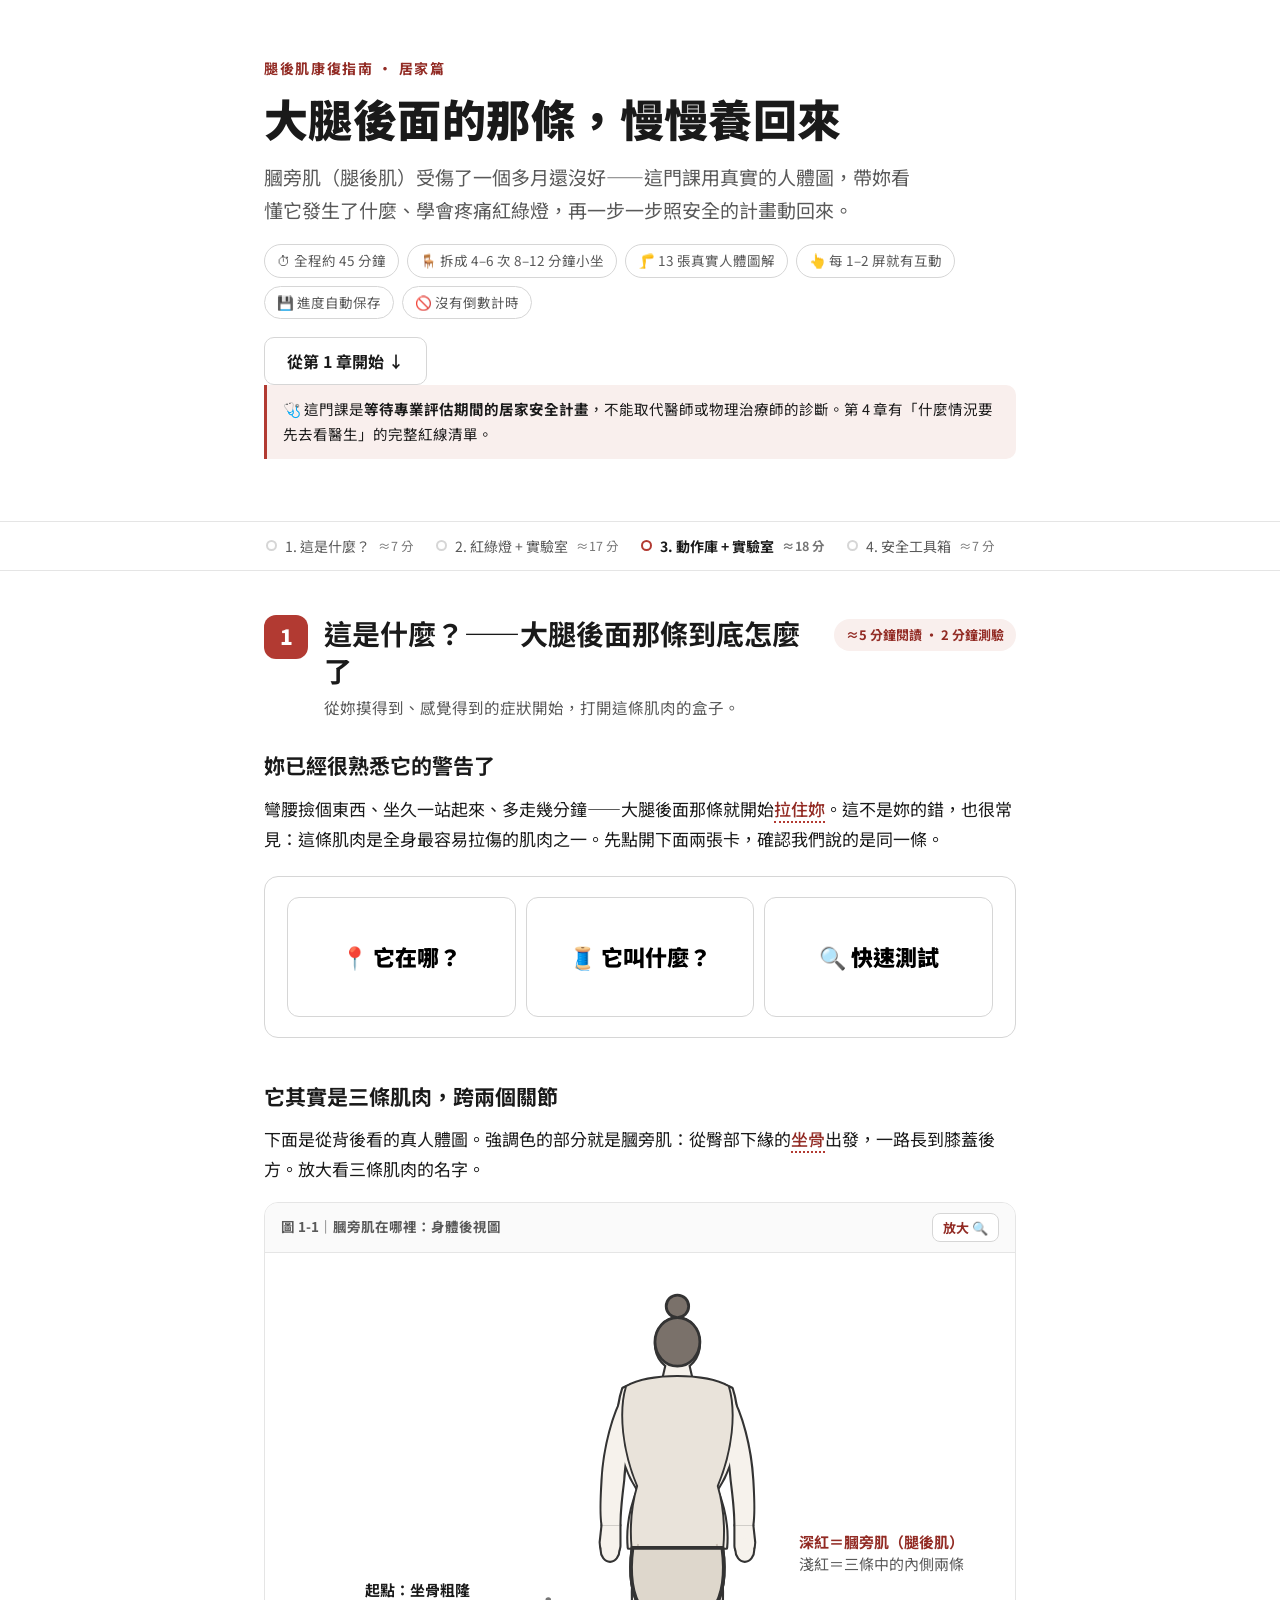
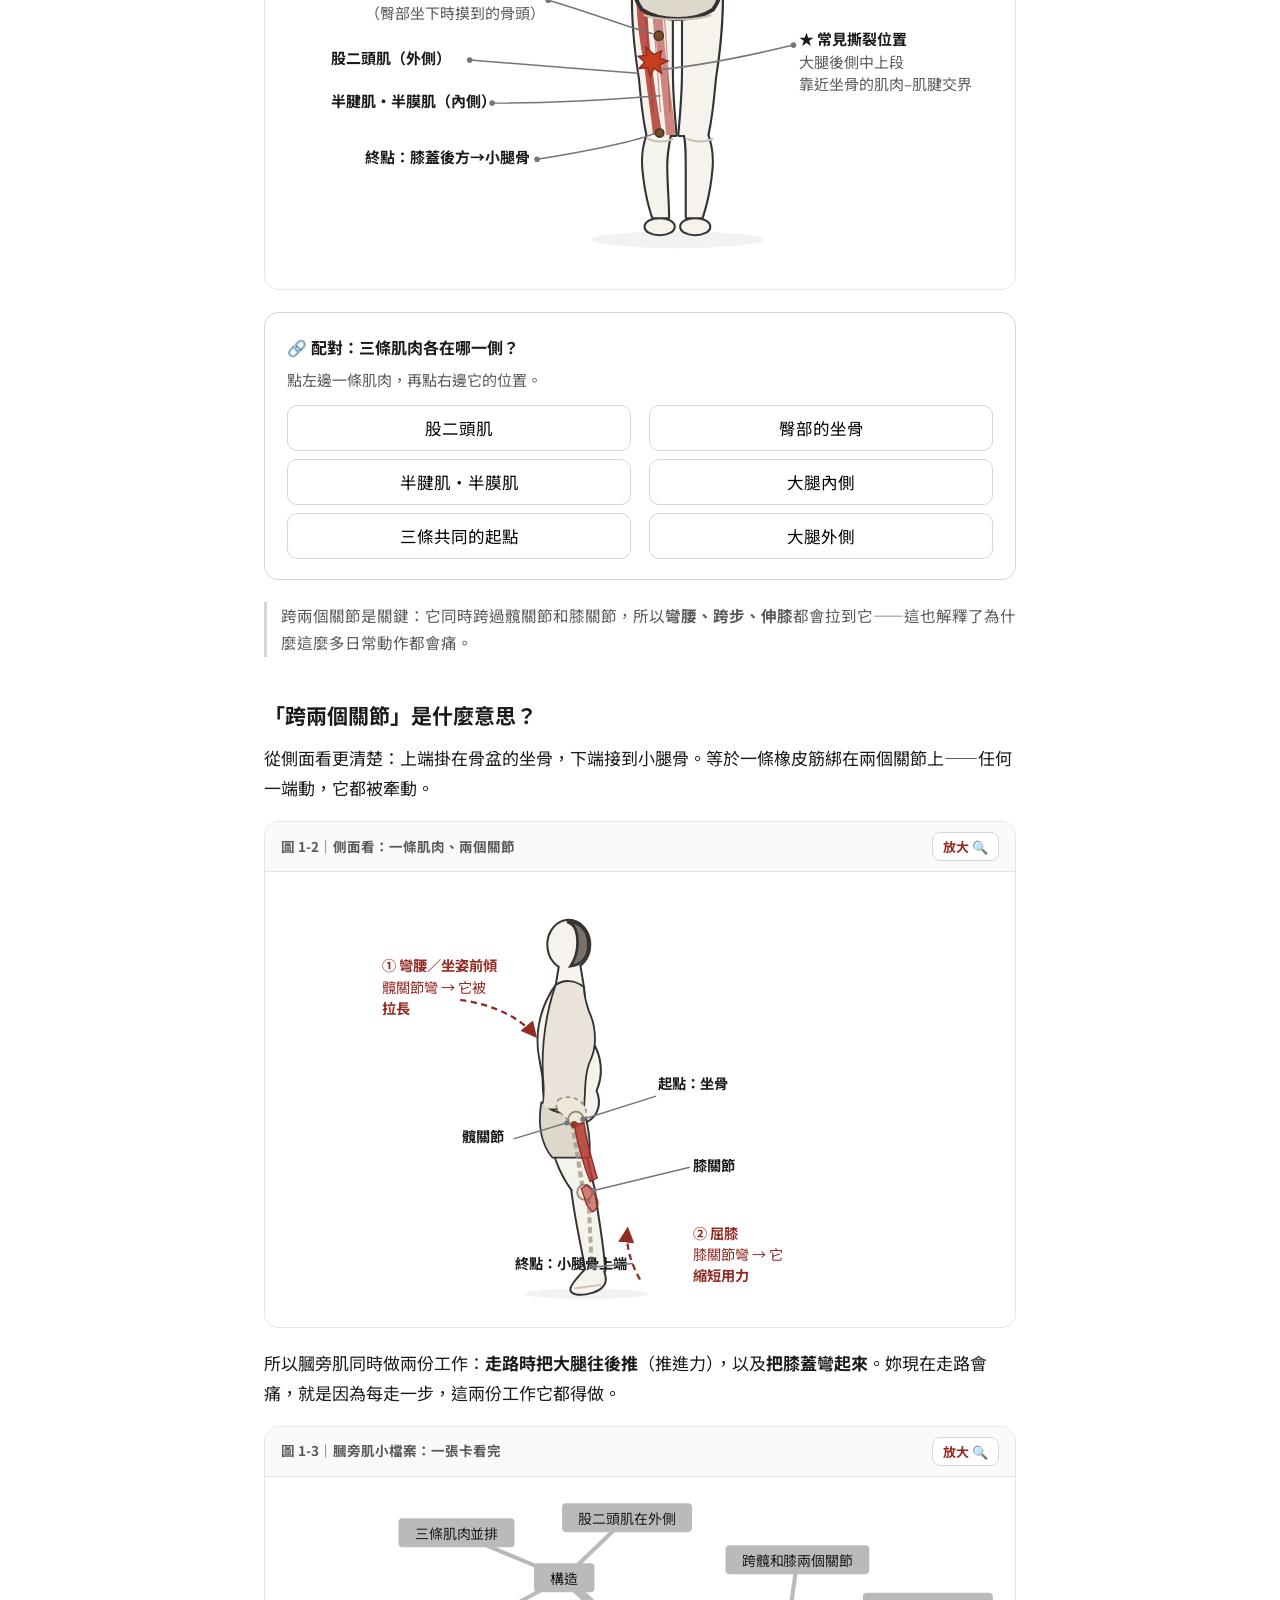
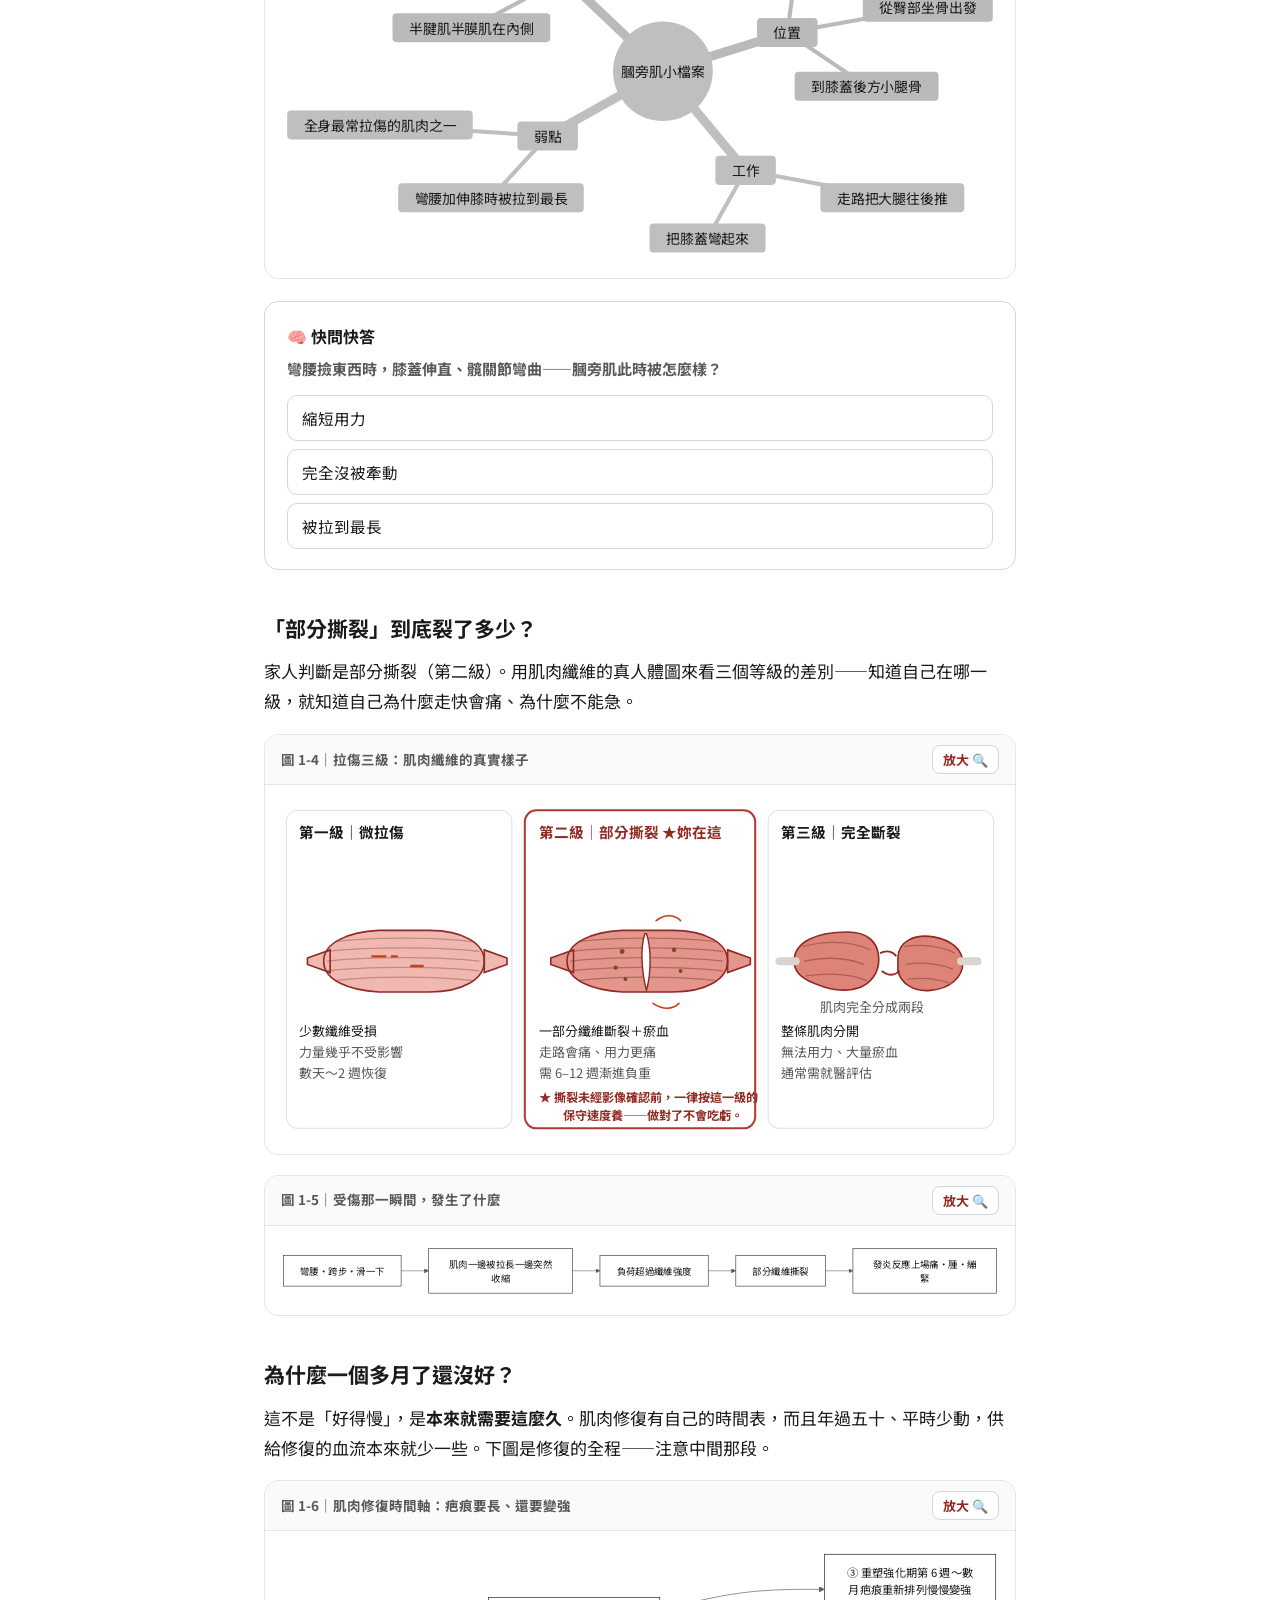
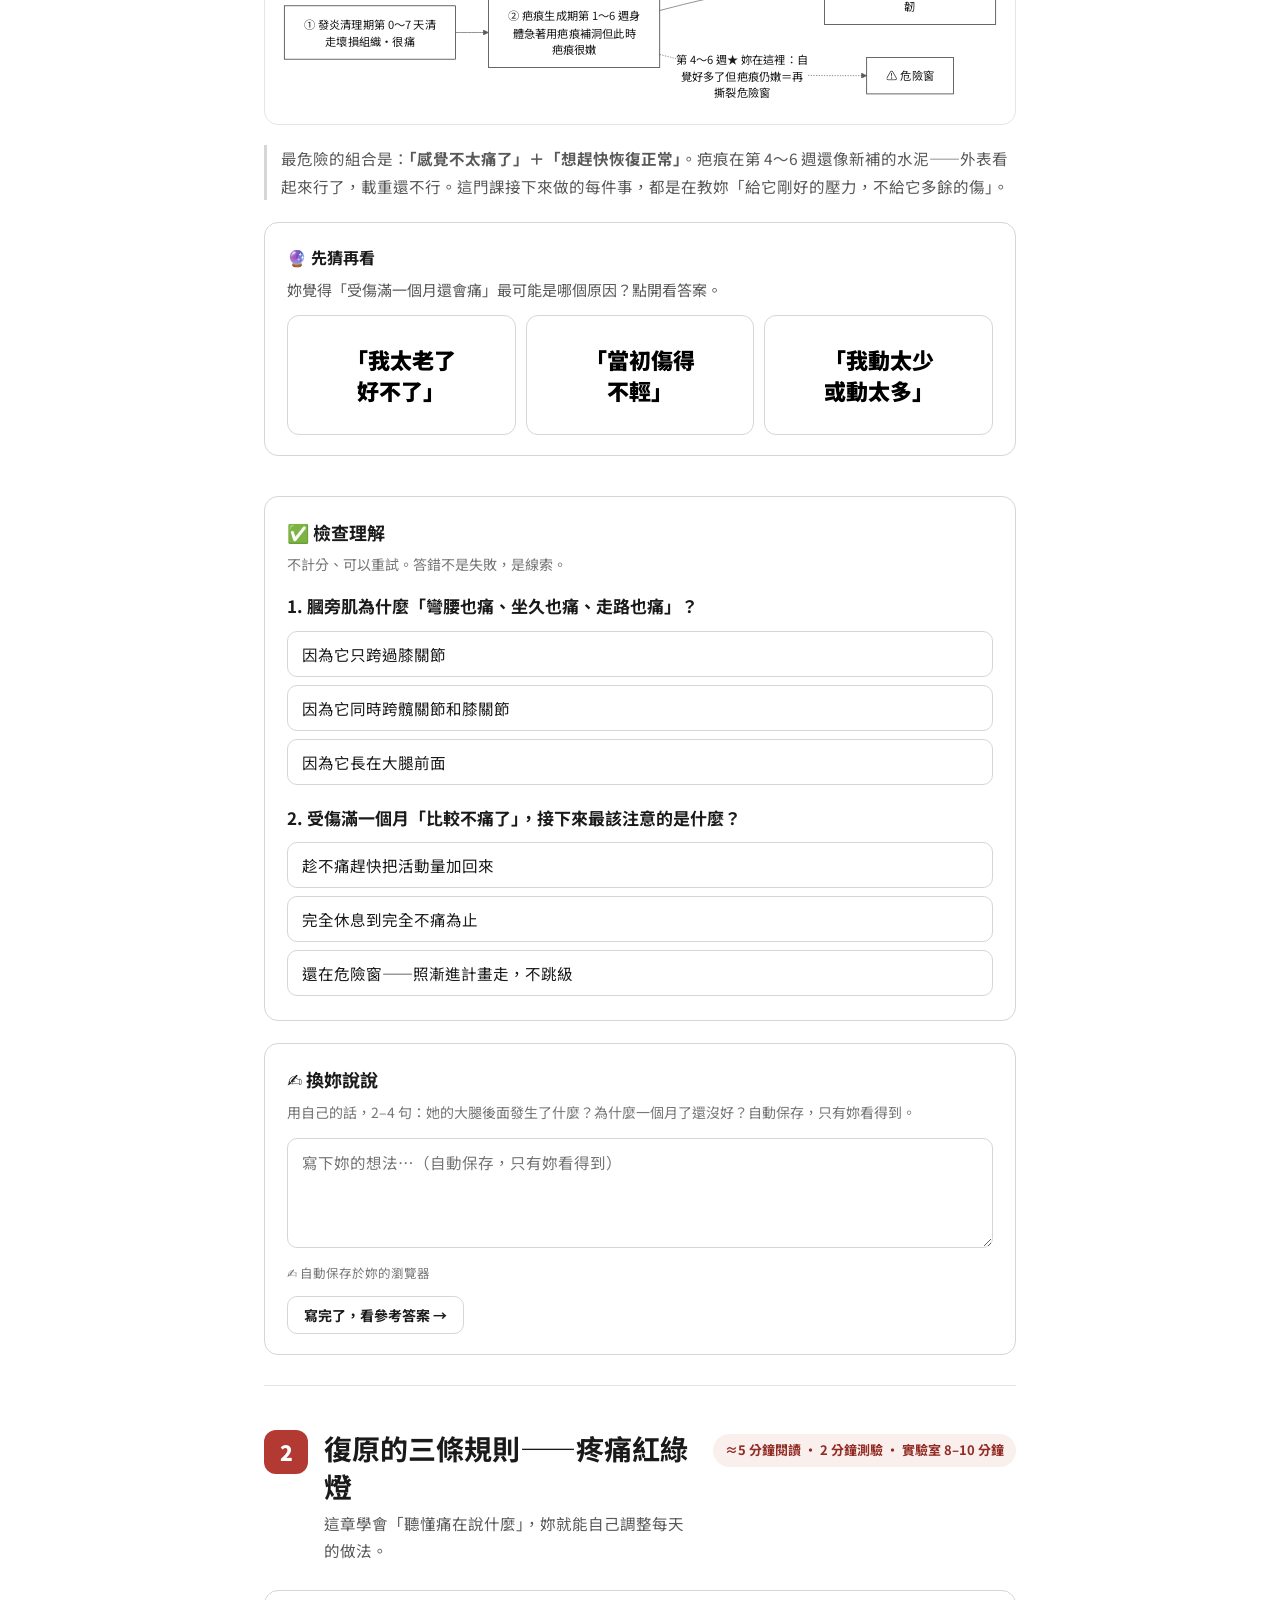
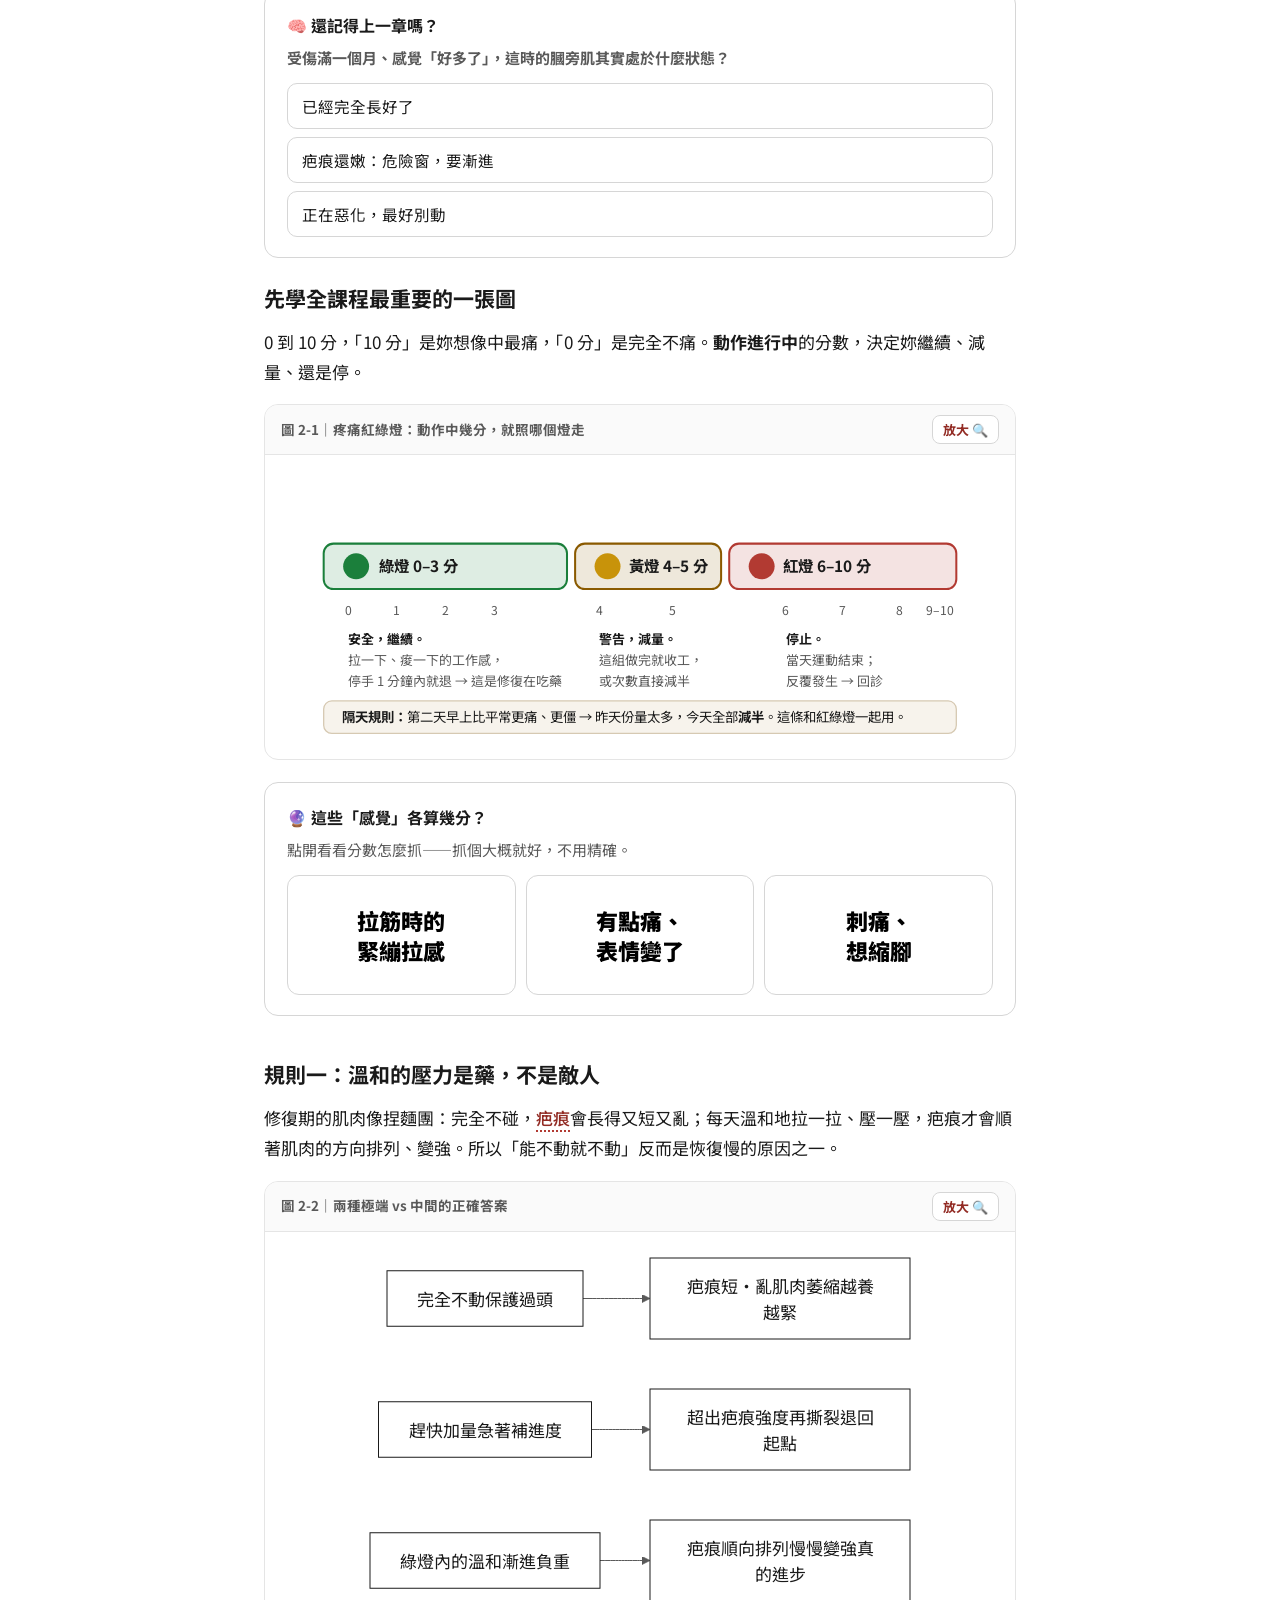
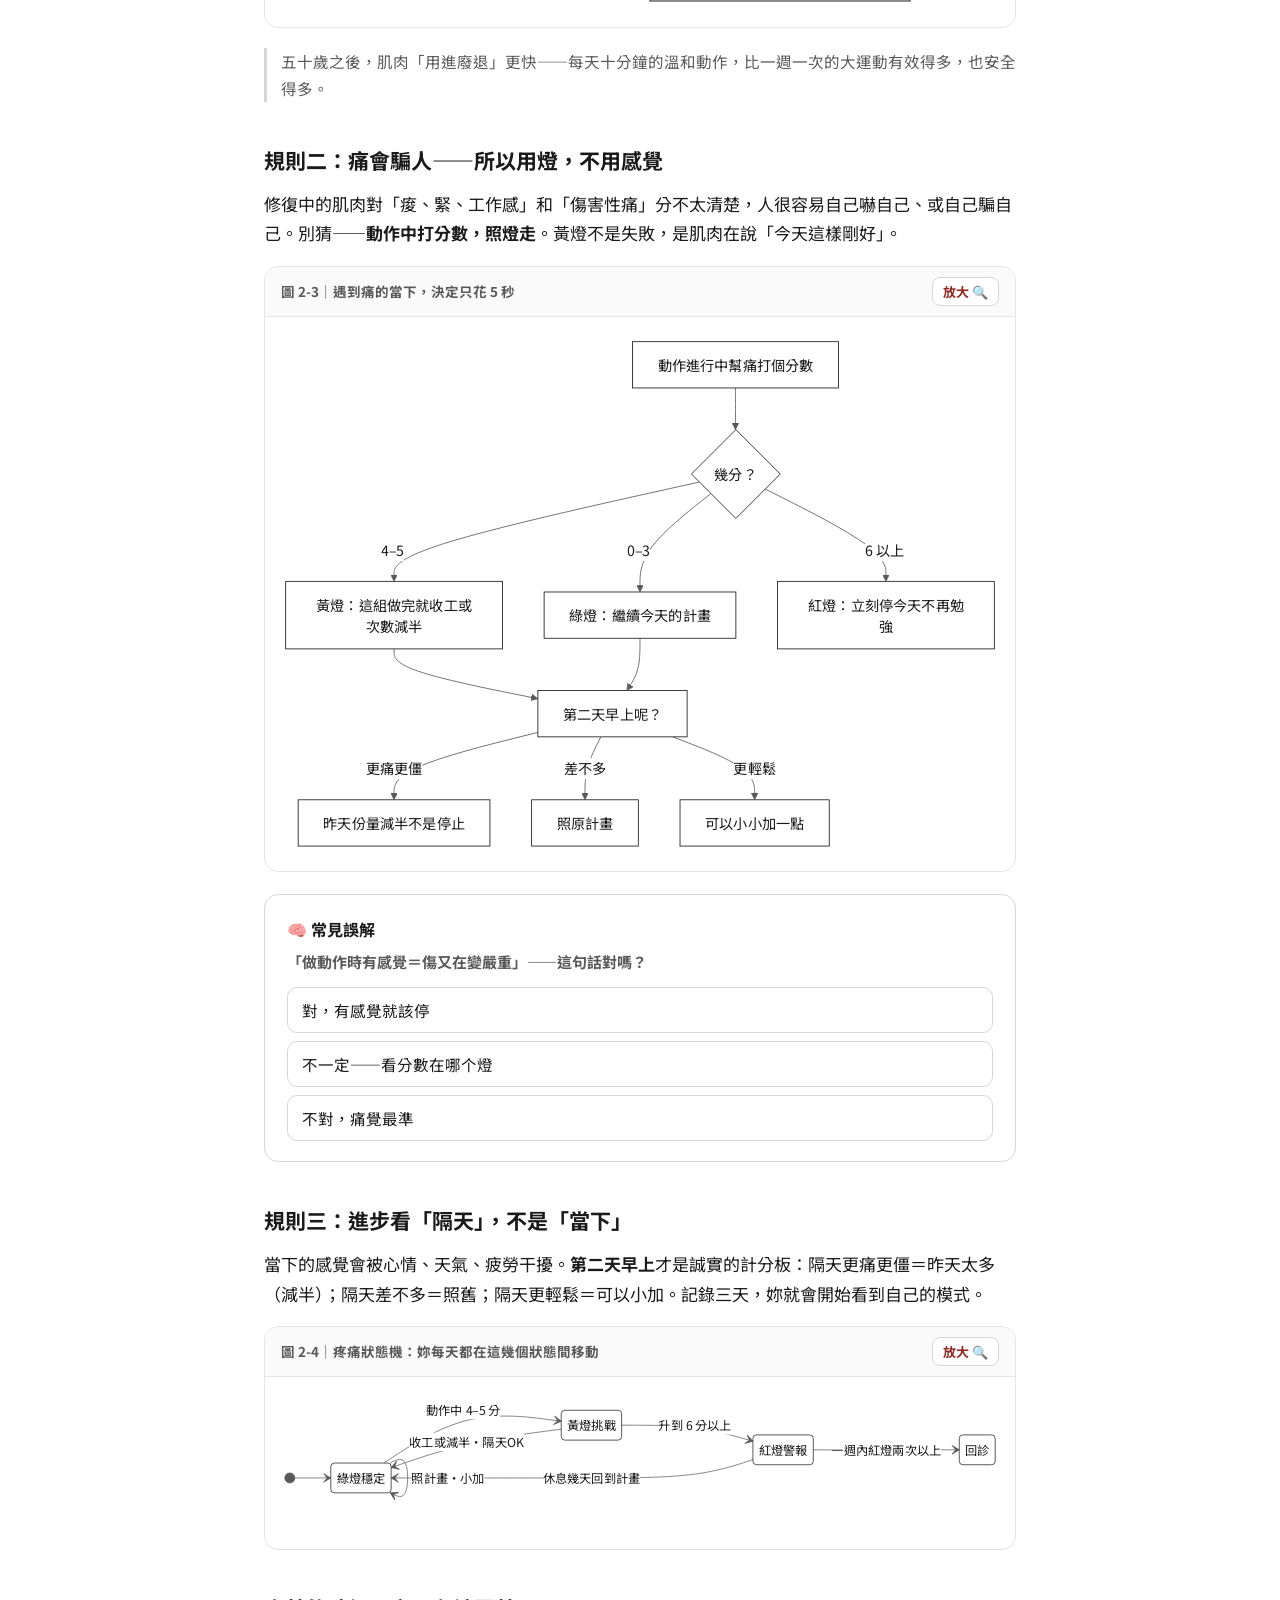
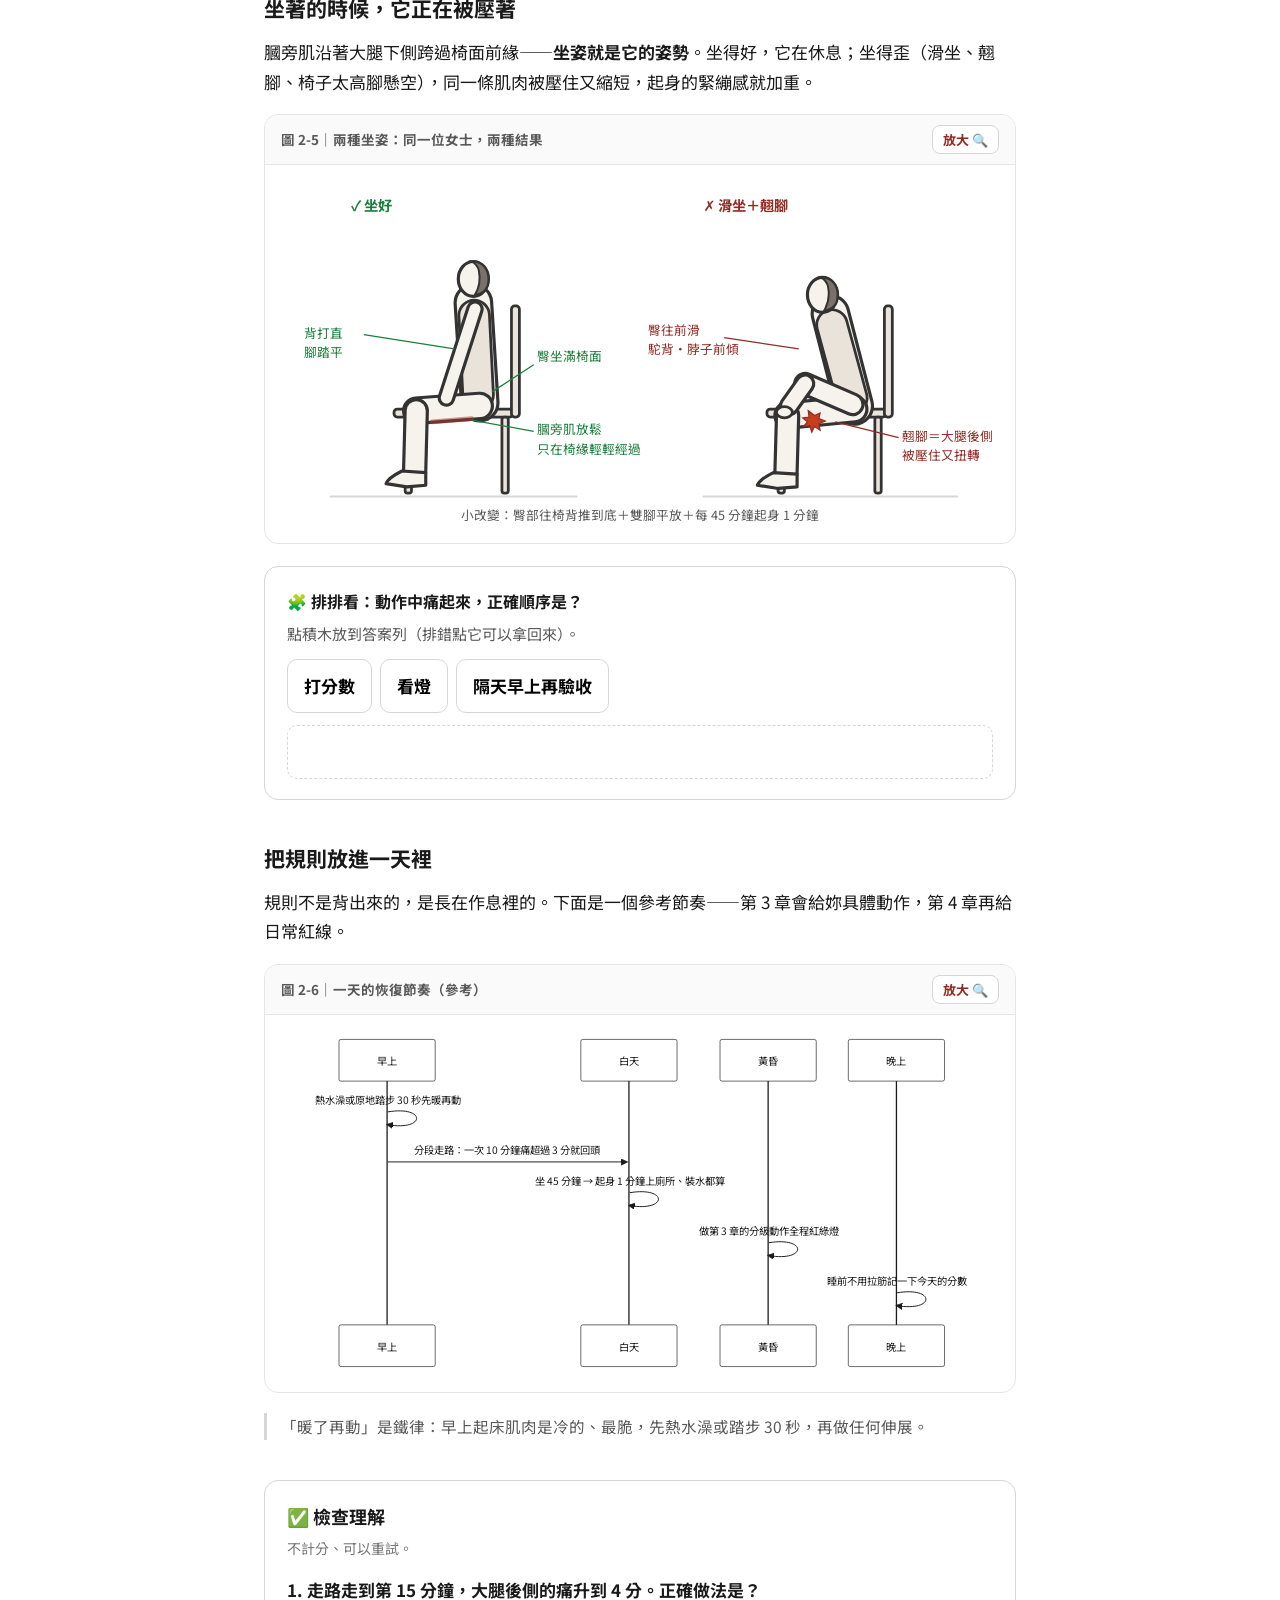
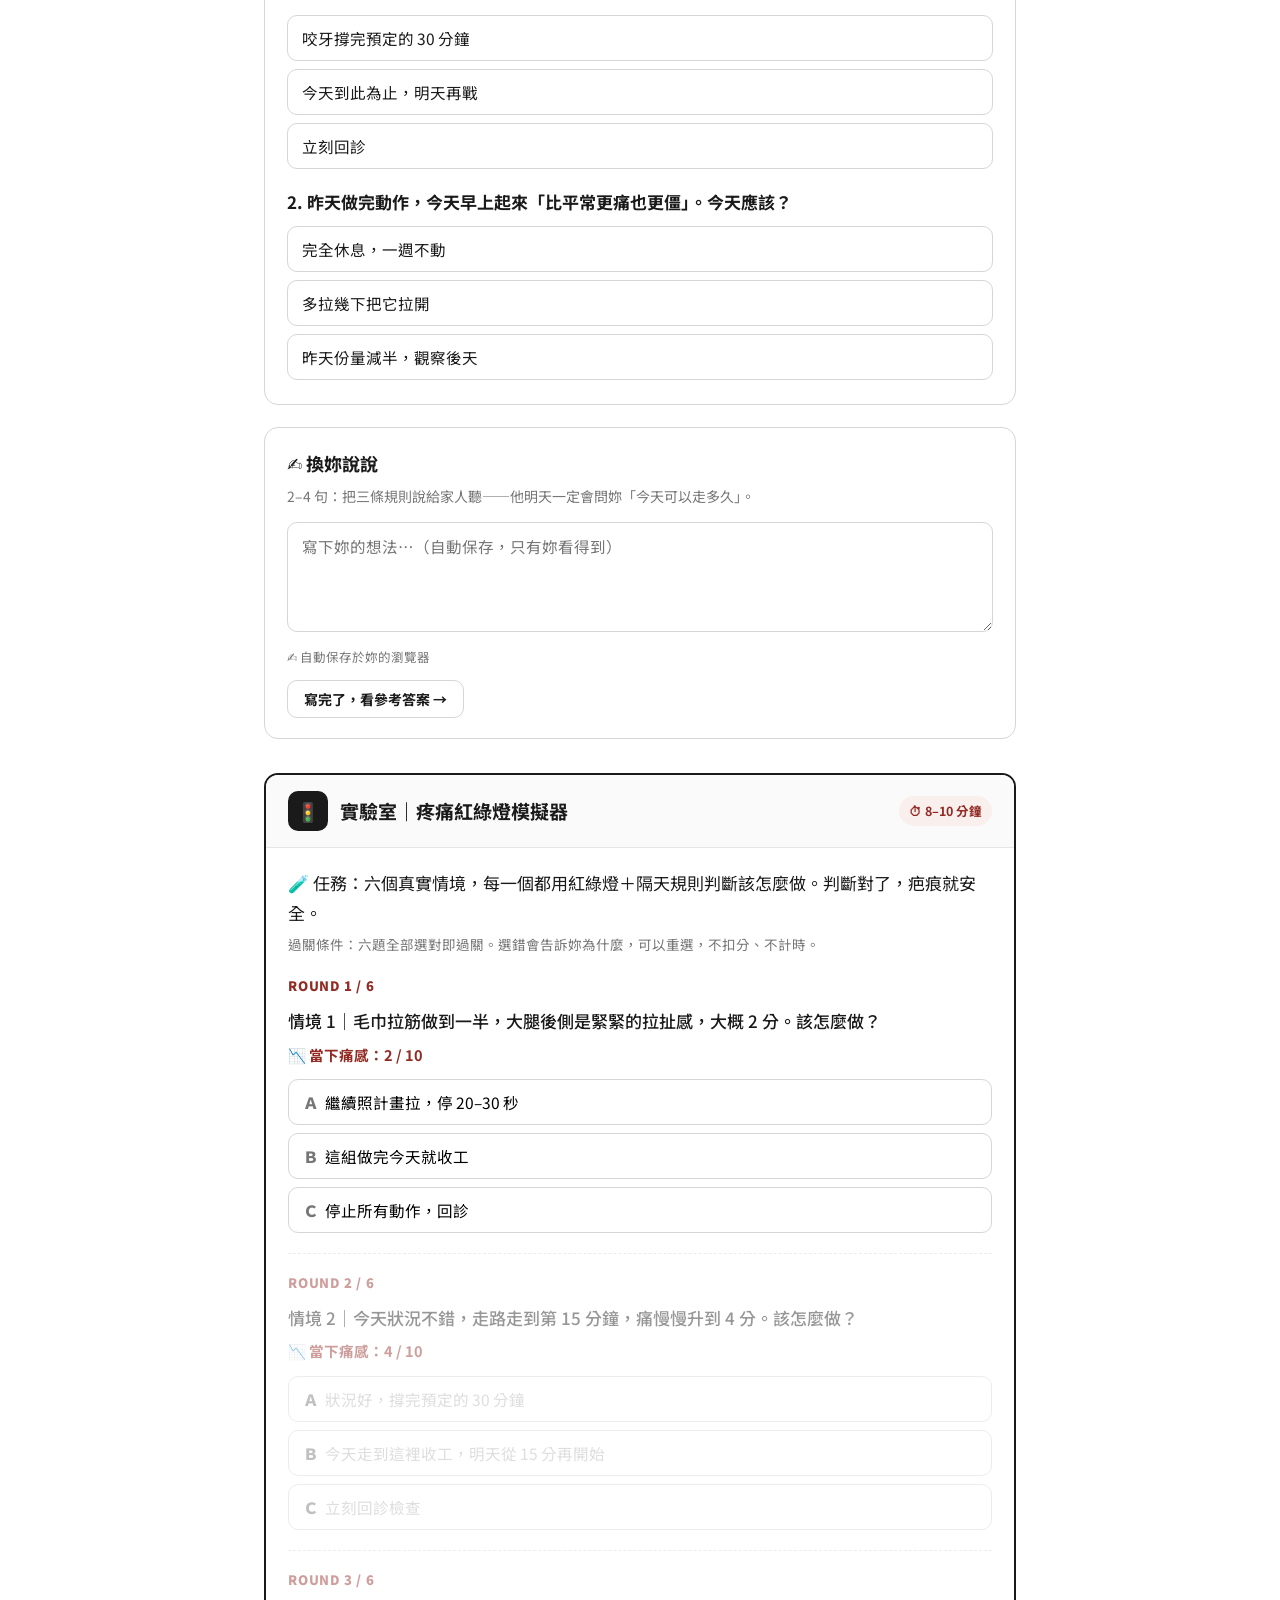
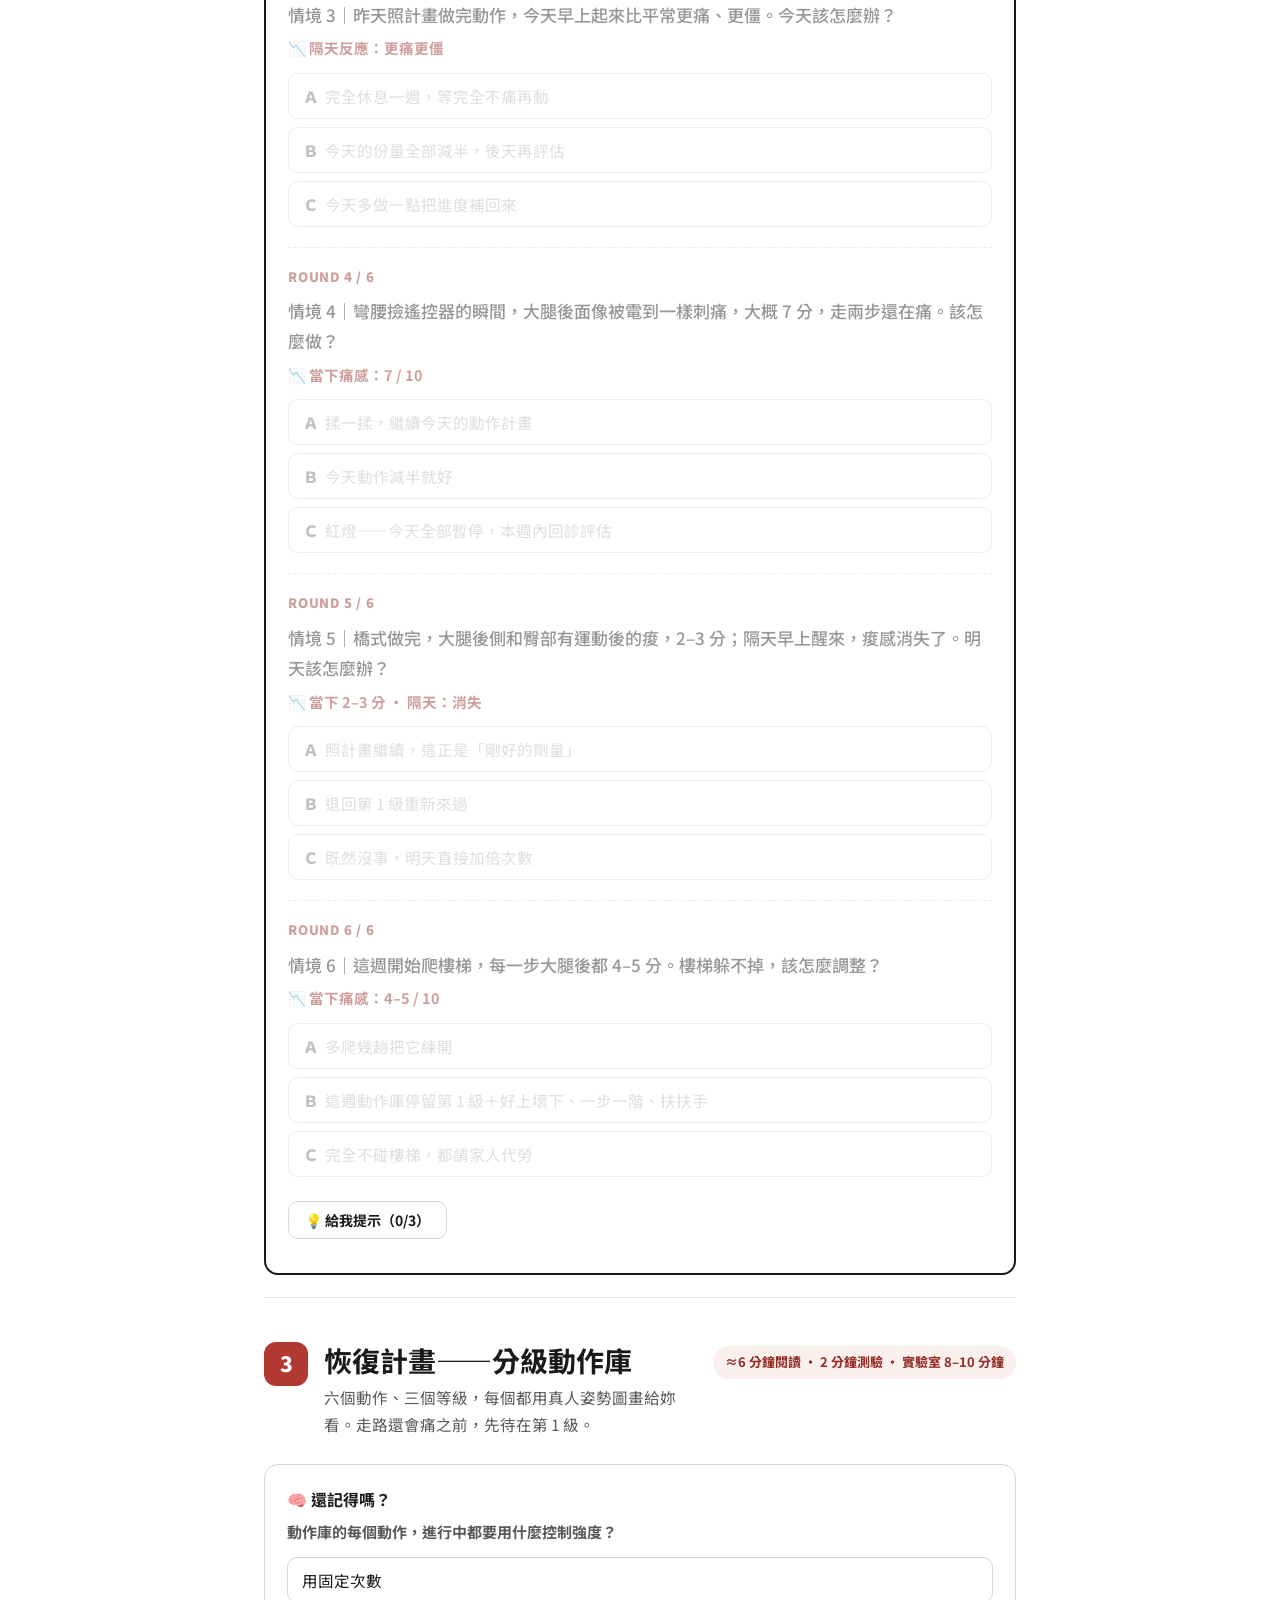
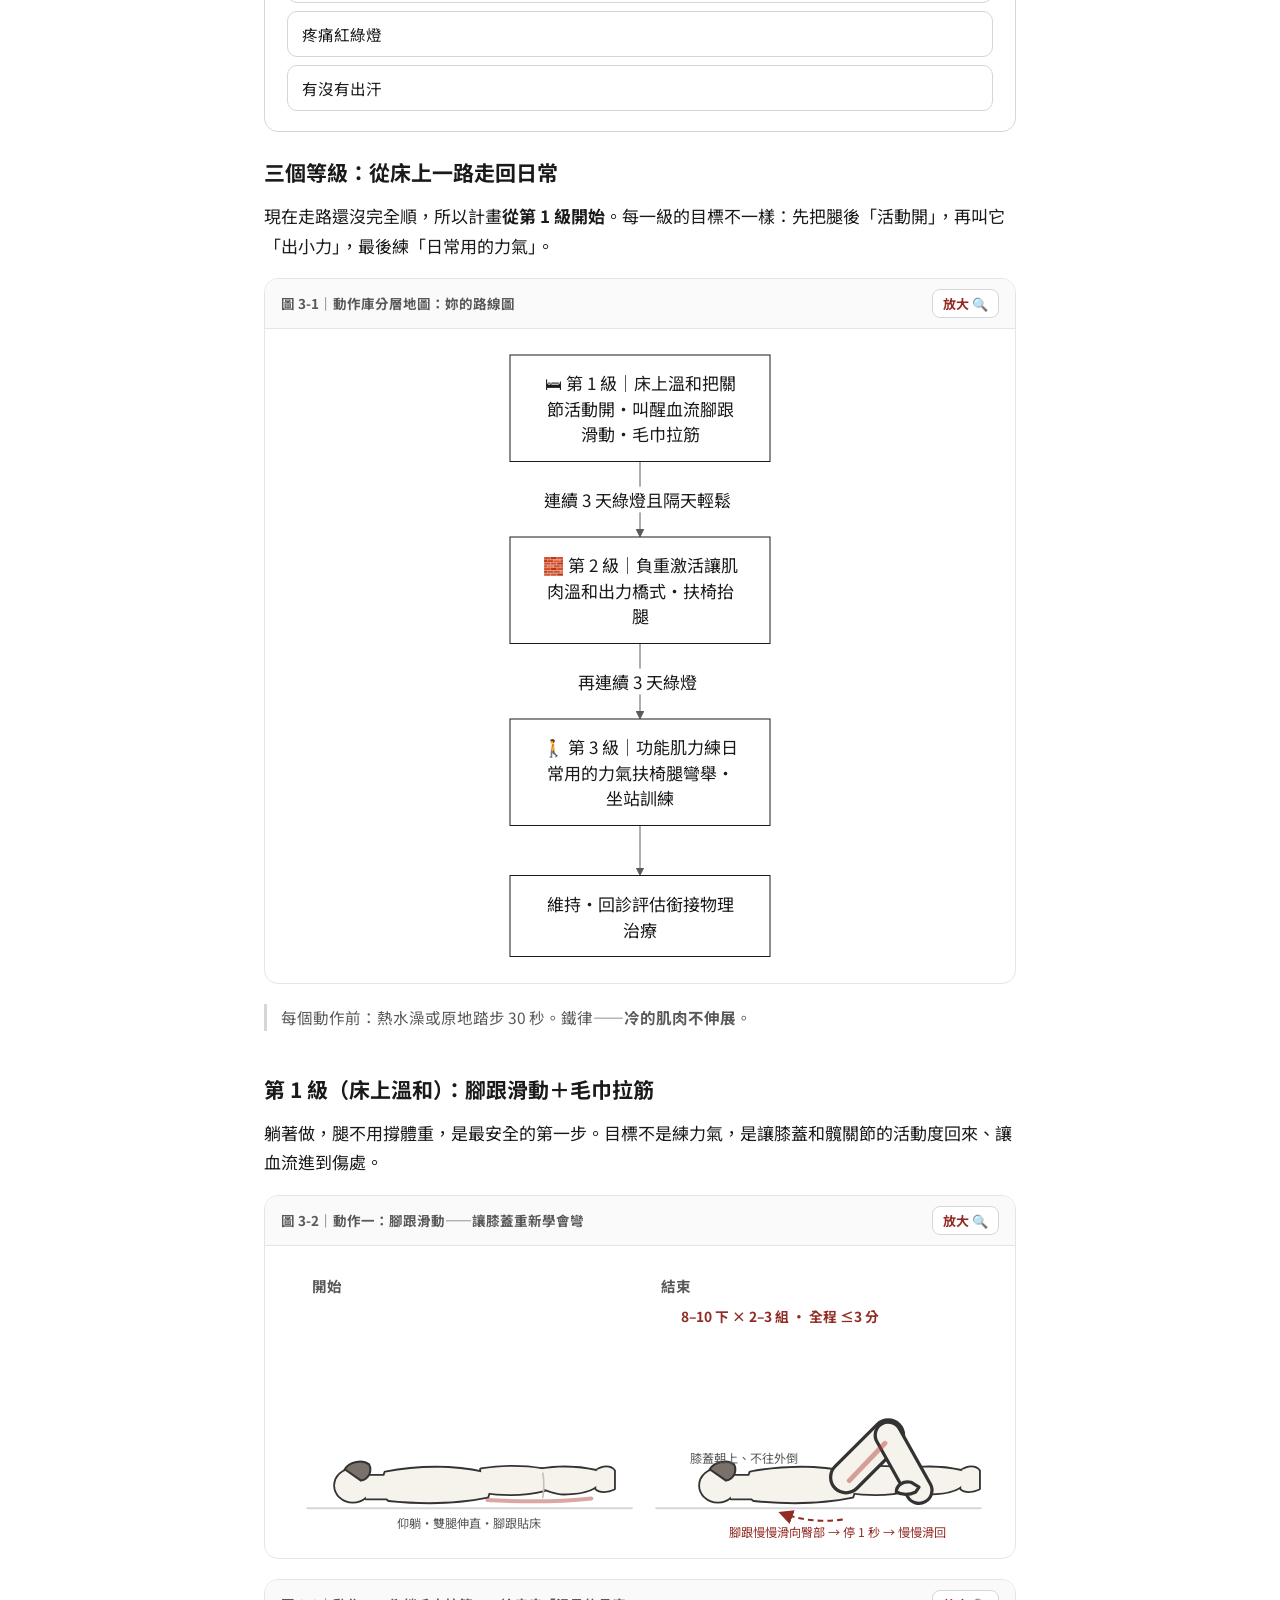
<file: index.html>
<!DOCTYPE html>
<html lang="zh-Hant">
<head>
<meta charset="UTF-8">
<meta name="viewport" content="width=device-width, initial-scale=1.0">
<title>腿後肌康復指南｜大腿後面的那條，慢慢養回來</title>
<link rel="preconnect" href="https://fonts.googleapis.com">
<link rel="preconnect" href="https://fonts.gstatic.com" crossorigin>
<link href="https://fonts.googleapis.com/css2?family=Noto+Sans+TC:wght@400;500;700;900&display=swap" rel="stylesheet">
<link rel="stylesheet" href="styles.css">
<link rel="stylesheet" href="lab.css">
</head>
<body>
<div class="progress-top" aria-hidden="true"><div class="progress-fill" id="progressFill"></div></div>

<header class="hero">
  <div class="hero-inner">
    <p class="hero-kicker">腿後肌康復指南 · 居家篇</p>
    <h1>大腿後面的那條，慢慢養回來</h1>
    <p class="hero-model">膕旁肌（腿後肌）受傷了一個多月還沒好——這門課用真實的人體圖，帶妳看懂它發生了什麼、學會疼痛紅綠燈，再一步一步照安全的計畫動回來。</p>
    <ul class="hero-chips" aria-label="課程設計">
      <li class="chip">⏱ 全程約 45 分鐘</li>
      <li class="chip">🪑 拆成 4–6 次 8–12 分鐘小坐</li>
      <li class="chip">🦵 13 張真實人體圖解</li>
      <li class="chip">👆 每 1–2 屏就有互動</li>
      <li class="chip">💾 進度自動保存</li>
      <li class="chip">🚫 沒有倒數計時</li>
    </ul>
    <div class="hero-actions">
      <button class="btn btn-primary" id="resumeBtn" hidden>從這裡繼續 →</button>
      <button class="btn btn-ghost" id="startBtn">從第 1 章開始 ↓</button>
    </div>
    <p class="hero-safety">🩺 這門課是<b>等待專業評估期間的居家安全計畫</b>，不能取代醫師或物理治療師的診斷。第 4 章有「什麼情況要先去看醫生」的完整紅線清單。</p>
    <p class="hero-progress-label" id="heroProgressLabel" hidden></p>
  </div>
</header>

<nav class="rail" id="rail" aria-label="章節導覽">
  <div class="rail-inner" id="railInner"></div>
</nav>

<main id="content">
<!-- ═══════════════ MODULE 1 ═══════════════ -->
<section class="module" data-module="m1" id="m1">
  <header class="module-head">
    <div class="module-num">1</div>
    <div class="module-title">
      <h2>這是什麼？——大腿後面那條到底怎麼了</h2>
      <p class="module-sub">從妳摸得到、感覺得到的症狀開始，打開這條肌肉的盒子。</p>
    </div>
    <div class="time-chip">≈5 分鐘閱讀 · 2 分鐘測驗</div>
  </header>

  <div class="screen">
    <h3>妳已經很熟悉它的警告了</h3>
    <p>彎腰撿個東西、坐久一站起來、多走幾分鐘——大腿後面那條就開始<span class="term" data-term="膕旁肌">拉住妳</span>。這不是妳的錯，也很常見：這條肌肉是全身最容易拉傷的肌肉之一。先點開下面兩張卡，確認我們說的是同一條。</p>
    <div class="card micro" data-check="reveal" data-activity="m1-locate">
      <div class="reveal-group">
        <button class="reveal-card"><span class="front">📍 它在哪？</span><span class="back"><b>大腿的正後方</b><br>坐著時，手墊在大腿下面的那條最粗的，就是它</span></button>
        <button class="reveal-card"><span class="front">🧵 它叫什麼？</span><span class="back"><b>膕旁肌（腿後肌）</b><br>由三條肌肉並排組成，不是一條「筋」</span></button>
        <button class="reveal-card"><span class="front">🔍 快速測試</span><span class="back"><b>慢慢把膝蓋伸直</b><br>大腿後面會繃住的那個感覺，就是它在拉</span></button>
      </div>
      <p class="micro-done" hidden>🎯 找到了嗎？接下來我們把這條肌肉放大來看。</p>
    </div>
  </div>

  <div class="screen">
    <h3>它其實是三條肌肉，跨兩個關節</h3>
    <p>下面是從背後看的真人體圖。強調色的部分就是膕旁肌：從臀部下緣的<span class="term" data-term="坐骨粗隆">坐骨</span>出發，一路長到膝蓋後方。放大看三條肌肉的名字。</p>
    <figure class="diagram">
      <div class="diagram-head">
        <figcaption>圖 1-1｜膕旁肌在哪裡：身體後視圖</figcaption>
        <button class="btn-enlarge" data-enlarge>放大 🔍</button>
      </div>
      <div class="body-svg" role="img" aria-label="人體背後視圖：膕旁肌從臀部下緣的坐骨沿大腿後側延伸到膝蓋後方，外側是股二頭肌，內側是半腱肌與半膜肌，常見撕裂位置在大腿後側中上段">
        <svg viewBox="0 0 780 650" font-family="inherit">
          <defs>
            <clipPath id="thighL-clip">
              <path d="M 386,300 C 380,340 382,390 390,440 C 392,462 394,482 398,500 L 428,500 C 426,478 424,456 424,432 C 424,390 424,340 424,300 Z"/>
            </clipPath>
            <g id="bv-body">
              <ellipse cx="430" cy="82" rx="23" ry="27"/>
              <path d="M 419,102 L 441,102 L 447,128 L 413,128 Z"/>
              <path d="M 372,130 C 362,160 366,205 388,238 C 380,258 376,278 378,300 L 482,300 C 484,278 480,258 472,238 C 494,205 498,160 488,130 C 470,120 390,120 372,130 Z"/>
              <path d="M 374,136 C 362,156 352,192 350,228 C 349,246 348,262 350,276 L 368,276 C 368,260 370,244 372,228 C 374,196 382,164 388,146 Z"/>
              <path d="M 350,276 L 368,276 L 368,298 C 368,304 362,308 356,308 C 350,306 348,300 348,294 Z"/>
              <ellipse cx="358" cy="302" rx="9" ry="12"/>
              <path d="M 486,136 C 498,156 508,192 510,228 C 511,246 512,262 510,276 L 492,276 C 492,260 490,244 488,228 C 486,196 478,164 472,146 Z"/>
              <path d="M 510,276 L 492,276 L 492,298 C 492,304 498,308 504,308 C 510,306 512,300 512,294 Z"/>
              <ellipse cx="502" cy="302" rx="9" ry="12"/>
              <path d="M 386,300 C 380,340 382,390 390,440 C 392,462 394,482 398,500 L 428,500 C 426,478 424,456 424,432 C 424,390 424,340 424,300 Z"/>
              <path d="M 474,300 C 480,340 478,390 470,440 C 468,462 466,482 462,500 L 432,500 C 434,478 436,456 436,432 C 436,390 436,340 436,300 Z"/>
              <path d="M 398,500 C 394,512 392,524 394,540 C 396,560 400,576 404,588 L 420,588 C 420,572 418,552 418,534 C 418,520 420,510 422,500 Z"/>
              <path d="M 462,500 C 466,512 468,524 466,540 C 464,560 460,576 456,588 L 440,588 C 440,572 440,552 440,534 C 440,520 440,510 438,500 Z"/>
              <ellipse cx="411" cy="598" rx="15" ry="8"/>
              <ellipse cx="449" cy="598" rx="15" ry="8"/>
            </g>
            <g id="bv-clothes">
              <path d="M 376,128 C 368,154 372,196 388,234 C 382,254 380,278 382,300 L 478,300 C 480,278 478,254 472,234 C 488,196 492,154 484,128 C 460,114 400,114 376,128 Z"/>
            </g>
            <g id="bv-shorts">
              <path d="M 382,300 L 478,300 C 482,330 478,352 468,366 C 456,374 440,376 430,376 C 420,376 404,374 392,366 C 382,352 378,330 382,300 Z"/>
            </g>
          </defs>

          <ellipse cx="430" cy="612" rx="92" ry="9" fill="#000" opacity="0.05"/>
          <!-- silhouette: outline pass then fill pass (unified contour) -->
          <g stroke="#333333" stroke-width="4.5" fill="none" stroke-linejoin="round" stroke-linecap="round"><use href="#bv-body"/></g>
          <g fill="#F6F2EC"><use href="#bv-body"/></g>
          <!-- clothing -->
          <g stroke="#333333" stroke-width="4" fill="none" stroke-linejoin="round"><use href="#bv-clothes"/><use href="#bv-shorts"/></g>
          <g fill="#E9E3DA"><use href="#bv-clothes"/></g>
          <g fill="#DED7CC"><use href="#bv-shorts"/></g>
          <!-- shorts hem + tank straps hints -->
          <path d="M 388,296 C 386,306 386,318 388,330 M 472,296 C 474,306 474,318 472,330" fill="none" stroke="#C9C0B4" stroke-width="2"/>
          <path d="M 394,372 C 410,378 450,378 466,372" fill="none" stroke="#C9C0B4" stroke-width="2"/>
          <!-- popliteal crease hints -->
          <path d="M 398,504 C 406,508 418,508 426,504 M 440,504 C 448,508 460,508 468,504" fill="none" stroke="#C9C0B4" stroke-width="2"/>
          <!-- hair (bun, back view, full coverage) -->
          <ellipse cx="430" cy="80" rx="24" ry="26" fill="#7A716A" stroke="#333" stroke-width="3"/>
          <circle cx="430" cy="42" r="12" fill="#7A716A" stroke="#333" stroke-width="3"/>

          <!-- hamstrings on her right thigh (viewer left) -->
          <g clip-path="url(#thighL-clip)">
            <path d="M 388,306 C 384,342 386,384 394,422 C 398,456 402,480 404,500 L 414,500 C 410,478 406,452 402,420 C 398,382 396,342 398,306 Z" fill="#B23A32" fill-opacity="0.85"/>
            <path d="M 404,306 C 402,342 404,384 410,422 C 414,456 416,480 418,500 L 428,500 C 426,478 422,452 418,420 C 414,382 412,342 414,306 Z" fill="#B23A32" fill-opacity="0.58"/>
            <path d="M 392,330 C 396,370 400,420 404,476 M 400,330 C 404,370 408,420 412,476 M 412,330 C 416,370 420,420 422,476" fill="none" stroke="#8F2B24" stroke-width="1.2" opacity="0.5"/>
          </g>
          <!-- re-cover the shorts area so the muscle starts at the gluteal fold -->
          <path d="M 382,300 L 478,300 C 482,330 478,352 468,366 C 456,374 440,376 430,376 C 420,376 404,374 392,366 C 382,352 378,330 382,300 Z" fill="#DED7CC"/>
          <path d="M 382,300 L 478,300 C 482,330 478,352 468,366 C 456,374 440,376 430,376 C 420,376 404,374 392,366 C 382,352 378,330 382,300 Z" fill="none" stroke="#333" stroke-width="4"/>
          <path d="M 394,372 C 410,378 450,378 466,372" fill="none" stroke="#C9C0B4" stroke-width="2"/>
          <!-- origin / insertion markers -->
          <circle cx="410" cy="394" r="5" fill="#7A4A20" stroke="#333" stroke-width="1.5"/>
          <circle cx="411" cy="498" r="4.5" fill="#7A4A20" stroke="#333" stroke-width="1.5"/>
          <!-- common tear site -->
          <path d="M 405 414 l 8 -4 l -2 8 l 9 3 l -9 4 l 2 9 l -8 -5 l -4 8 l -3 -9 l -9 1 l 6 -7 l -7 -6 l 9 -1 l -1 -9 Z" fill="#C73E1D" stroke="#8F2B24" stroke-width="1.5"/>

          <!-- labels -->
          <g font-size="16" fill="#1A1A1A">
            <text x="96" y="352"><tspan font-weight="700">起點：坐骨粗隆</tspan><tspan x="96" dy="24" fill="#595959">（臀部坐下時摸到的骨頭）</tspan></text>
            <path d="M 292 356 C 340 370, 380 386, 404 392" fill="none" stroke="#767676" stroke-width="1.6"/>
            <circle cx="292" cy="356" r="3" fill="#767676"/>

            <text x="60" y="424"><tspan font-weight="700">股二頭肌（外側）</tspan></text>
            <path d="M 208 420 C 262 424, 330 430, 388 434" fill="none" stroke="#767676" stroke-width="1.6"/>
            <circle cx="208" cy="420" r="3" fill="#767676"/>

            <text x="60" y="470"><tspan font-weight="700">半腱肌・半膜肌（內側）</tspan></text>
            <path d="M 232 466 C 286 466, 360 462, 412 458" fill="none" stroke="#767676" stroke-width="1.6"/>
            <circle cx="232" cy="466" r="3" fill="#767676"/>

            <text x="96" y="530"><tspan font-weight="700">終點：膝蓋後方→小腿骨</tspan></text>
            <path d="M 280 526 C 330 518, 390 506, 406 498" fill="none" stroke="#767676" stroke-width="1.6"/>
            <circle cx="280" cy="526" r="3" fill="#767676"/>
          </g>
          <g font-size="16" fill="#1A1A1A">
            <text x="560" y="404"><tspan font-weight="700">★ 常見撕裂位置</tspan><tspan x="560" dy="24" fill="#595959">大腿後側中上段</tspan><tspan x="560" dy="24" fill="#595959">靠近坐骨的肌肉–肌腱交界</tspan></text>
            <path d="M 554 404 C 512 414, 452 426, 414 430" fill="none" stroke="#767676" stroke-width="1.6"/>
            <circle cx="554" cy="404" r="3" fill="#767676"/>
            <text x="560" y="300"><tspan fill="#922B24" font-weight="700">深紅＝膕旁肌（腿後肌）</tspan><tspan x="560" dy="24" fill="#595959">淺紅＝三條中的內側兩條</tspan></text>
          </g>
        </svg>
      </div>
    </figure>
    <div class="card micro" data-check="match" data-activity="m1-muscles">
      <h4>🔗 配對：三條肌肉各在哪一側？</h4>
      <p>點左邊一條肌肉，再點右邊它的位置。</p>
      <div class="match-cols">
        <div class="match-col">
          <button class="mchip" data-pair="a">股二頭肌</button>
          <button class="mchip" data-pair="b">半腱肌・半膜肌</button>
          <button class="mchip" data-pair="c">三條共同的起點</button>
        </div>
        <div class="match-col">
          <button class="mchip" data-pair="a">大腿外側</button>
          <button class="mchip" data-pair="b">大腿內側</button>
          <button class="mchip" data-pair="c">臀部的坐骨</button>
        </div>
      </div>
      <p class="micro-done" hidden>🎯 記重點就好：名字不用背——「三條、從坐骨到膝後、在大腿正後面」。</p>
    </div>
    <p class="aside">跨兩個關節是關鍵：它同時跨過髖關節和膝關節，所以<b>彎腰、跨步、伸膝</b>都會拉到它——這也解釋了為什麼這麼多日常動作都會痛。</p>
  </div>

  <div class="screen">
    <h3>「跨兩個關節」是什麼意思？</h3>
    <p>從側面看更清楚：上端掛在骨盆的坐骨，下端接到小腿骨。等於一條橡皮筋綁在兩個關節上——任何一端動，它都被牽動。</p>
    <figure class="diagram">
      <div class="diagram-head">
        <figcaption>圖 1-2｜側面看：一條肌肉、兩個關節</figcaption>
        <button class="btn-enlarge" data-enlarge>放大 🔍</button>
      </div>
      <div class="body-svg" role="img" aria-label="人體側視圖：膕旁肌從骨盆後下的坐骨出發，經過大腿後側，跨過髖關節與膝關節，接到小腿骨上端；髖關節彎曲時它被拉長，膝關節彎曲時它縮短出力">
        <svg viewBox="0 0 820 480" font-family="inherit">
          <defs>
            <g id="sv-body">
              <ellipse cx="330" cy="66" rx="23" ry="27"/>
              <path d="M 320,90 L 342,90 L 346,114 L 316,114 Z"/>
              <path d="M 316,112 C 300,134 292,164 298,194 C 302,216 306,236 304,254 C 316,268 336,272 350,264 C 362,258 366,244 360,230 C 368,212 366,192 356,176 C 350,164 348,140 346,114 C 336,106 324,106 316,112 Z"/>
              <path d="M 322,124 C 310,144 302,172 304,196 L 316,198 C 318,174 326,148 334,130 Z"/>
              <path d="M 304,194 C 300,218 302,240 308,256 L 320,252 C 316,236 314,216 316,198 Z"/>
              <ellipse cx="316" cy="264" rx="8" ry="10"/>
              <path d="M 306,252 C 308,290 318,322 338,346 L 358,340 C 352,318 346,290 344,262 C 332,272 316,270 306,252 Z"/>
              <path d="M 334,342 C 338,376 346,408 350,434 L 370,432 C 368,402 362,372 358,340 Z"/>
              <path d="M 350,430 C 343,438 335,446 333,452 C 332,458 342,460 356,456 C 368,452 372,446 370,438 L 368,430 Z"/><line x1="336" y1="452" x2="366" y2="448" stroke="#C9C0B4" stroke-width="2"/>            </g>
            <g id="sv-top">
              <path d="M 316,112 C 306,140 300,178 302,214 C 304,234 302,246 300,250 L 346,250 C 348,232 346,210 354,194 C 362,176 358,154 352,142 C 348,130 346,120 346,114 C 336,106 324,106 316,112 Z"/>
            </g>
            <g id="sv-shorts">
              <path d="M 300,244 C 296,268 300,290 312,304 L 352,304 C 354,286 350,262 344,248 C 332,260 312,258 300,244 Z"/>
            </g>
          </defs>

          <ellipse cx="350" cy="458" rx="70" ry="6" fill="#000" opacity="0.05"/>
          <g stroke="#333333" stroke-width="4.5" fill="none" stroke-linejoin="round" stroke-linecap="round"><use href="#sv-body"/></g>
          <g fill="#F6F2EC"><use href="#sv-body"/></g>
          <g stroke="#333333" stroke-width="4" fill="none" stroke-linejoin="round"><use href="#sv-top"/><use href="#sv-shorts"/></g>
          <g fill="#E9E3DA"><use href="#sv-top"/></g>
          <g fill="#DED7CC"><use href="#sv-shorts"/></g>

          <!-- hair (back of head, facing left) -->
          <path d="M 328,40 C 346,40 352,54 352,66 C 352,80 346,88 332,90 C 340,78 341,66 339,54 C 338,47 334,42 328,40 Z" fill="#7A716A" stroke="#333" stroke-width="3"/>

          <!-- bone hints + joints -->
          <path d="M 318,240 C 330,234 342,238 348,248 C 352,258 348,266 340,270 C 330,264 320,256 316,248 Z" fill="#EFE7DA" stroke="#9C8F7C" stroke-width="1.8" stroke-dasharray="5 4"/>
          <line x1="334" y1="266" x2="346" y2="342" stroke="#9C8F7C" stroke-width="5" stroke-dasharray="7 4" opacity="0.7"/>
          <line x1="352" y1="350" x2="356" y2="430" stroke="#9C8F7C" stroke-width="4.5" stroke-dasharray="7 4" opacity="0.7"/>
          <circle cx="338" cy="262" r="8.5" fill="#EFE7DA" stroke="#8F867C" stroke-width="2"/>
          <circle cx="348" cy="344" r="8.5" fill="#EFE7DA" stroke="#8F867C" stroke-width="2"/>
          <circle cx="336" cy="268" r="4" fill="#7A4A20"/>

          <!-- hamstring band: sit bone → behind knee → upper tibia -->
          <path d="M 336,268 C 340,290 346,312 354,332 L 362,328 C 356,308 350,286 347,266 Z" fill="#B23A32" fill-opacity="0.85" stroke="#8F2B24" stroke-width="1.5"/>
          <path d="M 350,336 C 356,340 360,346 362,352 C 364,358 362,364 356,366 L 350,358 C 348,352 346,344 344,340 Z" fill="#B23A32" fill-opacity="0.6" stroke="#8F2B24" stroke-width="1.4"/>

          <!-- labels -->
          <g font-size="16" fill="#1A1A1A">
            <text x="430" y="228"><tspan font-weight="700">起點：坐骨</tspan></text>
            <path d="M 428 236 L 346 262" fill="none" stroke="#767676" stroke-width="1.6"/>
            <circle cx="346" cy="262" r="3" fill="#767676"/>

            <text x="210" y="288"><tspan font-weight="700">髖關節</tspan></text>
            <path d="M 268 284 L 328 266" fill="none" stroke="#767676" stroke-width="1.6"/>
            <circle cx="328" cy="266" r="3" fill="#767676"/>

            <text x="470" y="320"><tspan font-weight="700">膝關節</tspan></text>
            <path d="M 466 316 L 358 342" fill="none" stroke="#767676" stroke-width="1.6"/>
            <circle cx="358" cy="342" r="3" fill="#767676"/>

            <text x="270" y="430"><tspan font-weight="700">終點：小腿骨上端</tspan></text>
            <path d="M 402 424 L 358 428" fill="none" stroke="#767676" stroke-width="1.6"/>
            <circle cx="358" cy="428" r="3" fill="#767676"/>
          </g>

          <!-- action arrows -->
          <defs>
            <marker id="svArrow" viewBox="0 0 10 10" refX="8" refY="5" markerWidth="7" markerHeight="7" orient="auto-start-reverse">
              <path d="M 0 0 L 10 5 L 0 10 Z" fill="#922B24"/>
            </marker>
          </defs>
          <g>
            <path d="M 208 128 C 240 132, 274 146, 292 168" fill="none" stroke="#922B24" stroke-width="2.6" stroke-dasharray="7 5" marker-end="url(#svArrow)"/>
            <text x="120" y="96" font-size="16" fill="#922B24"><tspan font-weight="700">① 彎腰／坐姿前傾</tspan><tspan x="120" dy="24">髖關節彎 → 它被</tspan><tspan x="120" dy="24" font-weight="700">拉長</tspan></text>
          </g>
          <g>
            <path d="M 410 442 C 400 424, 394 406, 396 386" fill="none" stroke="#922B24" stroke-width="2.6" stroke-dasharray="7 5" marker-end="url(#svArrow)"/>
            <text x="470" y="396" font-size="16" fill="#922B24"><tspan font-weight="700">② 屈膝</tspan><tspan x="470" dy="24">膝關節彎 → 它</tspan><tspan x="470" dy="24" font-weight="700">縮短用力</tspan></text>
          </g>
        </svg>
      </div>
    </figure>
    <p>所以膕旁肌同時做兩份工作：<b>走路時把大腿往後推</b>（推進力），以及<b>把膝蓋彎起來</b>。妳現在走路會痛，就是因為每走一步，這兩份工作它都得做。</p>
    <figure class="diagram">
      <div class="diagram-head">
        <figcaption>圖 1-3｜膕旁肌小檔案：一張卡看完</figcaption>
        <button class="btn-enlarge" data-enlarge>放大 🔍</button>
      </div>
      <div class="mermaid">
mindmap
  root(("膕旁肌小檔案"))
    構造
      三條肌肉並排
      股二頭肌在外側
      半腱肌半膜肌在內側
    位置
      從臀部坐骨出發
      到膝蓋後方小腿骨
      跨髖和膝兩個關節
    工作
      走路把大腿往後推
      把膝蓋彎起來
    弱點
      彎腰加伸膝時被拉到最長
      全身最常拉傷的肌肉之一
      </div>
    </figure>
    <div class="card micro" data-check="mc1" data-activity="m1-twojoints">
      <h4>🧠 快問快答</h4>
      <p class="q-text">彎腰撿東西時，膝蓋伸直、髖關節彎曲——膕旁肌此時被怎麼樣？</p>
      <div class="opts">
        <button class="opt" data-fb="❌ 它不是縮短，是被拉到最長——這正是拉傷最常發生的姿勢。">縮短用力</button>
        <button class="opt" data-fb="❌ 它一定被牽動：它兩端分別掛在骨盆和小腿上，彎腰就會拉長它。">完全沒被牽動</button>
        <button class="opt" data-ok="true" data-fb="✅ 對。髖彎＋膝直＝兩個關節同時把它拉開——這就是「彎腰撿東西」經典拉傷姿勢的原因。">被拉到最長</button>
      </div>
    </div>
  </div>

  <div class="screen">
    <h3>「部分撕裂」到底裂了多少？</h3>
    <p>家人判斷是部分撕裂（第二級）。用肌肉纖維的真人體圖來看三個等級的差別——知道自己在哪一級，就知道自己為什麼走快會痛、為什麼不能急。</p>
    <figure class="diagram">
      <div class="diagram-head">
        <figcaption>圖 1-4｜拉傷三級：肌肉纖維的真實樣子</figcaption>
        <button class="btn-enlarge" data-enlarge>放大 🔍</button>
      </div>
      <div class="body-svg" role="img" aria-label="三個等級的肌肉拉傷插圖：第一級微拉傷只有少數纖維斷裂；第二級部分撕裂有明顯裂口與瘀血，力量明顯受影響，需要六到十二週；第三級完全斷裂，肌肉分成兩段">
        <svg viewBox="0 0 900 420" font-family="inherit">
          <defs>
            <g id="muscle1">
              <path d="M 60,200 C 60,176, 92,164, 128,162 L 190,162 C 232,162, 258,178, 258,200 C 258,222, 232,238, 190,238 L 128,238 C 92,236, 60,224, 60,200 Z"/>
              <path d="M 40,196 L 68,186 L 68,214 L 40,204 Z"/>
              <path d="M 258,186 L 286,196 L 286,204 L 258,214 Z"/>
            </g>
          </defs>
          <g stroke="#E5E5E5" stroke-width="1.5">
            <rect x="14" y="14" width="278" height="392" rx="14" fill="#FFFFFF"/>
            <rect x="308" y="14" width="284" height="392" rx="14" fill="#FFFFFF" stroke="#B23A32" stroke-width="2.5"/>
            <rect x="608" y="14" width="278" height="392" rx="14" fill="#FFFFFF"/>
          </g>
          <text x="30" y="48" font-size="18" font-weight="700" fill="#1A1A1A">第一級｜微拉傷</text>
          <text x="326" y="48" font-size="18" font-weight="700" fill="#922B24">第二級｜部分撕裂 ★妳在這</text>
          <text x="624" y="48" font-size="18" font-weight="700" fill="#1A1A1A">第三級｜完全斷裂</text>

          <!-- grade I -->
          <g>
            <use href="#muscle1" fill="#EFB9B1"/>
            <path d="M 74,176 C 116,170, 200,170, 244,176 M 64,188 C 110,182, 206,182, 252,188 M 64,200 C 110,194, 206,194, 252,200 M 64,212 C 110,206, 206,206, 252,212 M 74,224 C 116,218, 200,218, 244,224" fill="none" stroke="#C4897F" stroke-width="1.6"/>
            <path d="M 120 194 L 136 194 M 144 194 L 150 194" stroke="#C73E1D" stroke-width="3" stroke-linecap="round"/>
            <path d="M 168 206 L 182 206" stroke="#C73E1D" stroke-width="3" stroke-linecap="round"/>
            <use href="#muscle1" fill="none" stroke="#8F2B24" stroke-width="2"/>
          </g>
          <!-- grade II -->
          <g>
            <use href="#muscle1" x="300" y="0" fill="#E5968C"/>
            <path d="M 374,176 C 416,170, 500,170, 544,176 M 364,188 C 410,182, 506,182, 552,188 M 364,200 C 410,194, 506,194, 552,200 M 364,212 C 410,206, 506,206, 552,212 M 374,224 C 416,218, 500,218, 544,224" fill="none" stroke="#B06A5F" stroke-width="1.6"/>
            <path d="M 456,166 C 450,184, 452,214, 458,236 C 464,214, 464,184, 458,166 Z" fill="#FFFFFF" stroke="#8F2B24" stroke-width="1.8"/>
            <circle cx="428" cy="188" r="3" fill="#7A4A20"/><circle cx="420" cy="208" r="2.6" fill="#7A4A20"/><circle cx="432" cy="222" r="2.4" fill="#7A4A20"/>
            <circle cx="492" cy="186" r="2.8" fill="#7A4A20"/><circle cx="500" cy="212" r="2.4" fill="#7A4A20"/>
            <path d="M 470 150 C 480 142, 492 142, 500 150 M 466 252 C 478 260, 490 260, 498 252" stroke="#C73E1D" stroke-width="2" fill="none" stroke-linecap="round"/>
            <use href="#muscle1" x="300" y="0" fill="none" stroke="#8F2B24" stroke-width="2"/>
          </g>
          <!-- grade III -->
          <g>
            <path d="M 640,200 C 640,176, 668,164, 706,164 C 730,164, 742,176, 744,192 C 746,208, 740,224, 722,232 C 706,238, 686,236, 672,230 C 654,224, 640,216, 640,200 Z" fill="#DE8377" stroke="#8F2B24" stroke-width="2"/>
            <path d="M 768,196 C 768,176, 788,166, 812,170 C 834,174, 848,186, 848,202 C 848,220, 832,234, 808,236 C 788,238, 772,228, 768,212 Z" fill="#DE8377" stroke="#8F2B24" stroke-width="2"/>
            <line x1="622" y1="200" x2="642" y2="200" stroke="#D9D4CE" stroke-width="10" stroke-linecap="round"/>
            <line x1="846" y1="200" x2="866" y2="200" stroke="#D9D4CE" stroke-width="10" stroke-linecap="round"/>
            <path d="M 650 182 C 682 174, 712 176, 734 186 M 652 200 C 680 194, 706 196, 726 204 M 654 218 C 684 214, 712 216, 730 224 M 776 182 C 798 178, 822 182, 838 190 M 778 204 C 800 200, 822 204, 836 210 M 780 222 C 800 220, 820 222, 834 228" stroke="#A96156" stroke-width="1.6" fill="none"/>
            <path d="M 746 190 C 754 186, 762 188, 766 194 M 748 212 C 756 218, 764 218, 770 212" stroke="#8F2B24" stroke-width="2.2" fill="none"/>
            <text x="736" y="262" font-size="16" fill="#595959" text-anchor="middle">肌肉完全分成兩段</text>
          </g>

          <g font-size="16" fill="#1A1A1A">
            <text x="30" y="292"><tspan>少數纖維受損</tspan><tspan x="30" dy="26" fill="#595959">力量幾乎不受影響</tspan><tspan x="30" dy="26" fill="#595959">數天～2 週恢復</tspan></text>
            <text x="326" y="292"><tspan>一部分纖維斷裂＋瘀血</tspan><tspan x="326" dy="26" fill="#595959">走路會痛、用力更痛</tspan><tspan x="326" dy="26" fill="#595959">需 6–12 週漸進負重</tspan></text>
            <text x="624" y="292"><tspan>整條肌肉分開</tspan><tspan x="624" dy="26" fill="#595959">無法用力、大量瘀血</tspan><tspan x="624" dy="26" fill="#595959">通常需就醫評估</tspan></text>
          </g>
          <g font-size="15" fill="#922B24">
            <text x="326" y="374" font-weight="700">★ 撕裂未經影像確認前，一律按這一級的</text>
            <text x="326" y="396" font-weight="700">　　保守速度養——做對了不會吃虧。</text>
          </g>
        </svg>
      </div>
    </figure>
    <figure class="diagram">
      <div class="diagram-head">
        <figcaption>圖 1-5｜受傷那一瞬間，發生了什麼</figcaption>
        <button class="btn-enlarge" data-enlarge>放大 🔍</button>
      </div>
      <div class="mermaid">
flowchart LR
  A["彎腰・跨步・滑一下"] --> B["肌肉一邊被拉長<br>一邊突然收縮"]
  B --> C["負荷超過纖維強度"]
  C --> D["部分纖維撕裂"]
  D --> E["發炎反應上場<br>痛・腫・繃緊"]
      </div>
    </figure>
  </div>

  <div class="screen">
    <h3>為什麼一個多月了還沒好？</h3>
    <p>這不是「好得慢」，是<b>本來就需要這麼久</b>。肌肉修復有自己的時間表，而且年過五十、平時少動，供給修復的血流本來就少一些。下圖是修復的全程——注意中間那段。</p>
    <figure class="diagram">
      <div class="diagram-head">
        <figcaption>圖 1-6｜肌肉修復時間軸：疤痕要長、還要變強</figcaption>
        <button class="btn-enlarge" data-enlarge>放大 🔍</button>
      </div>
      <div class="mermaid">
flowchart LR
  P1["① 發炎清理期<br>第 0～7 天<br>清走壞損組織・很痛"] --> P2["② 疤痕生成期<br>第 1～6 週<br>身體急著用疤痕補洞<br>但此時疤痕很嫩"]
  P2 --> P3["③ 重塑強化期<br>第 6 週～數月<br>疤痕重新排列<br>慢慢變強韌"]
  P2 -.->|"第 4～6 週<br>★ 妳在這裡：自覺好多了<br>但疤痕仍嫩＝再撕裂危險窗"| W["⚠️ 危險窗"]
      </div>
    </figure>
    <p class="aside">最危險的組合是：<b>「感覺不太痛了」＋「想趕快恢復正常」</b>。疤痕在第 4～6 週還像新補的水泥——外表看起來行了，載重還不行。這門課接下來做的每件事，都是在教妳「給它剛好的壓力，不給它多餘的傷」。</p>
    <div class="card micro" data-check="reveal" data-activity="m1-why">
      <h4>🔮 先猜再看</h4>
      <p>妳覺得「受傷滿一個月還會痛」最可能是哪個原因？點開看答案。</p>
      <div class="reveal-group">
        <button class="reveal-card"><span class="front">「我太老了<br>好不了」</span><span class="back"><b>不是</b><br>五十歲的肌肉照樣修復——只是需要規律的溫和負重，比年輕時多一些耐心</span></button>
        <button class="reveal-card"><span class="front">「當初傷得<br>不輕」</span><span class="back"><b>部分正確</b><br>第二級撕裂本來就要 6–12 週；一個月還痛，在正常範圍內</span></button>
        <button class="reveal-card"><span class="front">「我動太少<br>或動太多」</span><span class="back"><b>最常見</b><br>肌肉要「剛好的負重」才會修復——完全不動或突然多做，疤痕都長不好</span></button>
      </div>
      <p class="micro-done" hidden>🎯 三個答案都指向同一件事：接下來的 6 週，節奏比努力重要。</p>
    </div>
  </div>

  <div class="card check-card" data-check="mc" data-activity="m1-check">
    <h3>✅ 檢查理解</h3>
    <p class="check-note">不計分、可以重試。答錯不是失敗，是線索。</p>
    <div class="mc-q">
      <p class="q-text">1. 膕旁肌為什麼「彎腰也痛、坐久也痛、走路也痛」？</p>
      <div class="opts">
        <button class="opt" data-fb="❌ 它不只跨膝蓋——上面還掛在骨盆的坐骨上，所以彎腰（髖關節彎）也會拉到它。再看一次圖 1-2。">因為它只跨過膝關節</button>
        <button class="opt" data-ok="true" data-fb="✅ 對。跨髖＋膝兩個關節，幾乎所有下半身動作都會牽動它——所以要在「對的範圍」動，而不是不動。">因為它同時跨髖關節和膝關節</button>
        <button class="opt" data-fb="❌ 它是大腿正後方、膝蓋上方的肌肉——大腿前面是股四頭肌，那是另一組。">因為它長在大腿前面</button>
      </div>
    </div>
    <div class="mc-q">
      <p class="q-text">2. 受傷滿一個月「比較不痛了」，接下來最該注意的是什麼？</p>
      <div class="opts">
        <button class="opt" data-fb="❌ 這正是第 4～6 週的陷阱：疤痕還嫩，馬上回到全套活動是再撕裂的經典劇本。">趁不痛趕快把活動量加回來</button>
        <button class="opt" data-fb="❌ 完全不動反而讓疤痕長得亂、肌肉萎縮——修復需要「溫和的負重」。">完全休息到完全不痛為止</button>
        <button class="opt" data-ok="true" data-fb="✅ 對。此時是再撕裂危險窗：維持溫和漸進的計畫，用疼痛紅綠燈（第 2 章）控制強度。">還在危險窗——照漸進計畫走，不跳級</button>
      </div>
    </div>
  </div>

  <div class="card short-card" data-check="short" data-activity="m1-short"
       data-model="參考答案：大腿後面那條是膕旁肌，由三條肌肉組成，從臀部坐骨長到膝蓋後面，跨髖和膝兩個關節。它疑似部分撕裂：一部分纖維斷了，本來就需要 6–12 週。滿一個月還痛是正常的——現在正是疤痕最嫩的危險窗，感覺好些了也不能跳級，要照漸進計畫溫和地動。"
       data-selfcheck="我說得出它在哪、從哪裡到哪裡|我說得出「部分撕裂」和微拉傷的差別|我知道第 4～6 週為什麼是危險窗">
    <h3>✍️ 換妳說說</h3>
    <p class="check-note">用自己的話，2–4 句：她的大腿後面發生了什麼？為什麼一個月了還沒好？自動保存，只有妳看得到。</p>
  </div>
</section>
<!-- ═══════════════ MODULE 2 ═══════════════ -->
<section class="module" data-module="m2" id="m2">
  <header class="module-head">
    <div class="module-num">2</div>
    <div class="module-title">
      <h2>復原的三條規則——疼痛紅綠燈</h2>
      <p class="module-sub">這章學會「聽懂痛在說什麼」，妳就能自己調整每天的做法。</p>
    </div>
    <div class="time-chip">≈5 分鐘閱讀 · 2 分鐘測驗 · 實驗室 8–10 分鐘</div>
  </header>

  <div class="screen">
    <div class="card micro recall" data-check="mc1" data-activity="m2-recall">
      <h4>🧠 還記得上一章嗎？</h4>
      <p class="q-text">受傷滿一個月、感覺「好多了」，這時的膕旁肌其實處於什麼狀態？</p>
      <div class="opts">
        <button class="opt" data-fb="❌ 完全長好就不會在走久時痛了——現在還在修復中後段。">已經完全長好了</button>
        <button class="opt" data-ok="true" data-fb="✅ 對——疤痕還嫩，正是再撕裂危險窗。這一章就教妳怎麼在這個窗口安全地動。">疤痕還嫩：危險窗，要漸進</button>
        <button class="opt" data-fb="❌ 傷不會自己變嚴重——會變嚴重的是「做太多」。規則馬上學。">正在惡化，最好別動</button>
      </div>
    </div>
    <h3>先學全課程最重要的一張圖</h3>
    <p>0 到 10 分，「10 分」是妳想像中最痛，「0 分」是完全不痛。<b>動作進行中</b>的分數，決定妳繼續、減量、還是停。</p>
    <figure class="diagram">
      <div class="diagram-head">
        <figcaption>圖 2-1｜疼痛紅綠燈：動作中幾分，就照哪個燈走</figcaption>
        <button class="btn-enlarge" data-enlarge>放大 🔍</button>
      </div>
      <div class="body-svg" role="img" aria-label="疼痛紅綠燈量表：0到3分綠燈安全可繼續，是一種拉扯或痠的工作感；4到5分黃燈警告，這組做完就收工或減半；6到10分紅燈停止，當天結束，若反覆發生要回診。下方隔天規則：隔天早上更痛，代表昨天份量太多，今天減半">
        <svg viewBox="0 0 900 340" font-family="inherit">
          <!-- zone bars -->
          <rect x="60" y="92" width="300" height="56" rx="12" fill="#1B7F3B" fill-opacity="0.14" stroke="#1B7F3B" stroke-width="2.5"/>
          <rect x="370" y="92" width="180" height="56" rx="12" fill="#8A5A00" fill-opacity="0.14" stroke="#8A5A00" stroke-width="2.5"/>
          <rect x="560" y="92" width="280" height="56" rx="12" fill="#B23A32" fill-opacity="0.14" stroke="#B23A32" stroke-width="2.5"/>
          <!-- lights -->
          <circle cx="100" cy="120" r="16" fill="#1B7F3B"/>
          <circle cx="410" cy="120" r="16" fill="#C8930A"/>
          <circle cx="600" cy="120" r="16" fill="#B23A32"/>
          <g font-size="19" font-weight="700" fill="#1A1A1A">
            <text x="128" y="127">綠燈 0–3 分</text>
            <text x="436" y="127">黃燈 4–5 分</text>
            <text x="626" y="127">紅燈 6–10 分</text>
          </g>
          <!-- ticks -->
          <g font-size="15" fill="#595959" text-anchor="middle">
            <text x="90" y="180">0</text><text x="150" y="180">1</text><text x="210" y="180">2</text><text x="270" y="180">3</text>
            <text x="400" y="180">4</text><text x="490" y="180">5</text>
            <text x="630" y="180">6</text><text x="700" y="180">7</text><text x="770" y="180">8</text><text x="820" y="180">9–10</text>
          </g>
          <!-- zone captions -->
          <g font-size="16" fill="#1A1A1A">
            <text x="90" y="216"><tspan font-weight="700">安全，繼續。</tspan><tspan x="90" dy="26" fill="#595959">拉一下、痠一下的工作感，</tspan><tspan x="90" dy="26" fill="#595959">停手 1 分鐘內就退 → 這是修復在吃藥</tspan></text>
            <text x="400" y="216"><tspan font-weight="700">警告，減量。</tspan><tspan x="400" dy="26" fill="#595959">這組做完就收工，</tspan><tspan x="400" dy="26" fill="#595959">或次數直接減半</tspan></text>
            <text x="630" y="216"><tspan font-weight="700">停止。</tspan><tspan x="630" dy="26" fill="#595959">當天運動結束；</tspan><tspan x="630" dy="26" fill="#595959">反覆發生 → 回診</tspan></text>
          </g>
          <!-- next-day rule strip -->
          <rect x="60" y="286" width="780" height="40" rx="10" fill="#F7F3EC" stroke="#D6C9B2" stroke-width="1.6"/>
          <text x="82" y="312" font-size="16.5" fill="#1A1A1A"><tspan font-weight="700">隔天規則：</tspan>第二天早上比平常更痛、更僵 → 昨天份量太多，今天全部<tspan font-weight="700">減半</tspan>。這條和紅綠燈一起用。</text>
        </svg>
      </div>
    </figure>
    <div class="card micro" data-check="reveal" data-activity="m2-feel">
      <h4>🔮 這些「感覺」各算幾分？</h4>
      <p>點開看看分數怎麼抓——抓個大概就好，不用精確。</p>
      <div class="reveal-group">
        <button class="reveal-card"><span class="front">拉筋時的<br>緊繃拉感</span><span class="back"><b>≈ 2–3 分</b><br>綠燈。拉扯感、痠感，停手就退</span></button>
        <button class="reveal-card"><span class="front">有點痛、<br>表情變了</span><span class="back"><b>≈ 4–5 分</b><br>黃燈。會想皺眉、想換姿勢</span></button>
        <button class="reveal-card"><span class="front">刺痛、<br>想縮腳</span><span class="back"><b>≈ 6 分以上</b><br>紅燈。像被電到、必須中斷</span></button>
      </div>
      <p class="micro-done" hidden>🎯 有不確定就抓中間值、往保守那側走——紅綠燈是保險，不是考試。</p>
    </div>
  </div>

  <div class="screen">
    <h3>規則一：溫和的壓力是藥，不是敵人</h3>
    <p>修復期的肌肉像捏麵團：完全不碰，<span class="term" data-term="疤痕組織">疤痕</span>會長得又短又亂；每天溫和地拉一拉、壓一壓，疤痕才會順著肌肉的方向排列、變強。所以「能不動就不動」反而是恢復慢的原因之一。</p>
    <figure class="diagram">
      <div class="diagram-head">
        <figcaption>圖 2-2｜兩種極端 vs 中間的正確答案</figcaption>
        <button class="btn-enlarge" data-enlarge>放大 🔍</button>
      </div>
      <div class="mermaid">
flowchart LR
  A["完全不動<br>保護過頭"] --> X["疤痕短・亂<br>肌肉萎縮<br>越養越緊"]
  B["趕快加量<br>急著補進度"] --> Y["超出疤痕強度<br>再撕裂<br>退回起點"]
  C["綠燈內的<br>溫和漸進負重"] --> Z["疤痕順向排列<br>慢慢變強<br>真的進步"]
      </div>
    </figure>
    <p class="aside">五十歲之後，肌肉「用進廢退」更快——每天十分鐘的溫和動作，比一週一次的大運動有效得多，也安全得多。</p>
  </div>

  <div class="screen">
    <h3>規則二：痛會騙人——所以用燈，不用感覺</h3>
    <p>修復中的肌肉對「痠、緊、工作感」和「傷害性痛」分不太清楚，人很容易自己嚇自己、或自己騙自己。別猜——<b>動作中打分數，照燈走</b>。黃燈不是失敗，是肌肉在說「今天這樣剛好」。</p>
    <figure class="diagram">
      <div class="diagram-head">
        <figcaption>圖 2-3｜遇到痛的當下，決定只花 5 秒</figcaption>
        <button class="btn-enlarge" data-enlarge>放大 🔍</button>
      </div>
      <div class="mermaid">
flowchart TD
  S["動作進行中<br>幫痛打個分數"] --> Q1{"幾分？"}
  Q1 -- "0–3" --> G["綠燈：繼續今天的計畫"]
  Q1 -- "4–5" --> Y["黃燈：這組做完就收工<br>或次數減半"]
  Q1 -- "6 以上" --> R["紅燈：立刻停<br>今天不再勉強"]
  Y --> N["第二天早上呢？"]
  G --> N
  N -- "更痛更僵" --> H["昨天份量減半<br>不是停止"]
  N -- "差不多" --> K["照原計畫"]
  N -- "更輕鬆" --> M["可以小小加一點"]
      </div>
    </figure>
    <div class="card micro" data-check="mc1" data-activity="m2-miscon">
      <h4>🧠 常見誤解</h4>
      <p class="q-text">「做動作時有感覺＝傷又在變嚴重」——這句話對嗎？</p>
      <div class="opts">
        <button class="opt" data-fb="❌ 如果是這樣，康復計畫裡就不會有動作了。關鍵在分數：綠燈內的感覺是正常的。">對，有感覺就該停</button>
        <button class="opt" data-ok="true" data-fb="✅ 對。0–3 分的拉扯/痠是修復需要的「工作感」；要停的是 6 分以上的痛和反覆的紅燈。">不一定——看分數在哪个燈</button>
        <button class="opt" data-fb="❌ 痛覺本來就會保護傷處，但它分不清「痠」和「傷」——所以才需要紅綠燈這個外掛儀表。">不對，痛覺最準</button>
      </div>
    </div>
  </div>

  <div class="screen">
    <h3>規則三：進步看「隔天」，不是「當下」</h3>
    <p>當下的感覺會被心情、天氣、疲勞干擾。<b>第二天早上</b>才是誠實的計分板：隔天更痛更僵＝昨天太多（減半）；隔天差不多＝照舊；隔天更輕鬆＝可以小加。記錄三天，妳就會開始看到自己的模式。</p>
    <figure class="diagram">
      <div class="diagram-head">
        <figcaption>圖 2-4｜疼痛狀態機：妳每天都在這幾個狀態間移動</figcaption>
        <button class="btn-enlarge" data-enlarge>放大 🔍</button>
      </div>
      <div class="mermaid">
stateDiagram-v2
  direction LR
  [*] --> 綠燈穩定
  綠燈穩定 --> 綠燈穩定 : 照計畫・小加
  綠燈穩定 --> 黃燈挑戰 : 動作中 4–5 分
  黃燈挑戰 --> 綠燈穩定 : 收工或減半・隔天OK
  黃燈挑戰 --> 紅燈警報 : 升到 6 分以上
  紅燈警報 --> 綠燈穩定 : 休息幾天回到計畫
  紅燈警報 --> 回診 : 一週內紅燈兩次以上
      </div>
    </figure>
  </div>

  <div class="screen">
    <h3>坐著的時候，它正在被壓著</h3>
    <p>膕旁肌沿著大腿下側跨過椅面前緣——<b>坐姿就是它的姿勢</b>。坐得好，它在休息；坐得歪（滑坐、翹腳、椅子太高腳懸空），同一條肌肉被壓住又縮短，起身的緊繃感就加重。</p>
    <figure class="diagram">
      <div class="diagram-head">
        <figcaption>圖 2-5｜兩種坐姿：同一位女士，兩種結果</figcaption>
        <button class="btn-enlarge" data-enlarge>放大 🔍</button>
      </div>
      <div class="body-svg" role="img" aria-label="坐姿側視圖對照：左圖坐好——臀部坐滿椅面、背打直、雙腳平踏地面，膕旁肌放鬆；右圖滑坐駝背且翹腳，大腿後側被椅面前緣壓迫，膕旁肌被壓住又縮短">
        <svg viewBox="0 0 920 440" font-family="inherit">
          <!-- ══ panel 1: good sitting (backrest behind, facing left) ══ -->
          <g stroke="#333" stroke-width="3.5" fill="#EAE4DB" stroke-linejoin="round">
            <rect x="150" y="290" width="150" height="10" rx="4"/>
            <rect x="298" y="160" width="10" height="140" rx="4"/>
            <rect x="164" y="300" width="8" height="96" rx="3"/>
            <rect x="286" y="300" width="8" height="96" rx="3"/>
          </g>
          <!-- torso capsule + tank -->
          <line x1="258" y1="282" x2="250" y2="156" stroke="#333" stroke-width="50" stroke-linecap="round"/>
          <line x1="258" y1="282" x2="250" y2="156" stroke="#F6F2EC" stroke-width="42" stroke-linecap="round"/>
          <line x1="256" y1="272" x2="251" y2="172" stroke="#333" stroke-width="42" stroke-linecap="round"/>
          <line x1="256" y1="272" x2="251" y2="172" stroke="#E9E3DA" stroke-width="35" stroke-linecap="round"/>
          <!-- head -->
          <ellipse cx="250" cy="126" rx="19" ry="22" fill="#F6F2EC" stroke="#333" stroke-width="4"/>
          <path d="M 248,104 C 264,104 269,116 269,126 C 269,138 264,144 252,146 C 258,136 259,126 257,116 C 256,110 253,107 248,104 Z" fill="#7A716A" stroke="#333" stroke-width="2.5"/>
          <!-- thigh + shin + foot -->
          <line x1="258" y1="286" x2="178" y2="292" stroke="#333" stroke-width="36" stroke-linecap="round"/>
          <line x1="258" y1="286" x2="178" y2="292" stroke="#F6F2EC" stroke-width="28" stroke-linecap="round"/>
          <line x1="178" y1="292" x2="176" y2="368" stroke="#333" stroke-width="32" stroke-linecap="round"/>
          <line x1="178" y1="292" x2="176" y2="368" stroke="#F6F2EC" stroke-width="24" stroke-linecap="round"/>
          <path d="M 160,368 C 152,372 142,378 140,384 L 166,388 L 190,386 L 190,370 Z" fill="#F6F2EC" stroke="#333" stroke-width="4" stroke-linejoin="round"/>
          <!-- arm -->
          <line x1="252" y1="164" x2="216" y2="276" stroke="#333" stroke-width="22" stroke-linecap="round"/>
          <line x1="252" y1="164" x2="216" y2="276" stroke="#F6F2EC" stroke-width="14" stroke-linecap="round"/>
          <!-- hamstring under thigh -->
          <line x1="248" y1="302" x2="198" y2="306" stroke="#B23A32" stroke-width="6" stroke-linecap="round" opacity="0.5"/>
          <!-- floor -->
          <line x1="70" y1="400" x2="380" y2="400" stroke="#D6D6D6" stroke-width="2.5" stroke-linecap="round"/>
          <!-- annotations -->
          <g font-size="16" fill="#1B7F3B">
            <text x="96" y="40" font-weight="700" font-size="18">✓ 坐好</text>
            <text x="36" y="200"><tspan>背打直</tspan><tspan x="36" dy="24">腳踏平</tspan></text>
            <path d="M 112 196 L 226 214" stroke="#1B7F3B" stroke-width="1.6"/>
            <text x="330" y="230"><tspan>臀坐滿椅面</tspan></text>
            <path d="M 326 234 L 274 268" stroke="#1B7F3B" stroke-width="1.6"/>
            <text x="330" y="322"><tspan>膕旁肌放鬆</tspan><tspan x="330" dy="24">只在椅緣輕輕經過</tspan></text>
            <path d="M 326 318 L 248 304" stroke="#1B7F3B" stroke-width="1.6"/>
          </g>

          <!-- ══ panel 2: slouched + crossed ══ -->
          <g stroke="#333" stroke-width="3.5" fill="#EAE4DB" stroke-linejoin="round">
            <rect x="620" y="290" width="150" height="10" rx="4"/>
            <rect x="768" y="160" width="10" height="140" rx="4"/>
            <rect x="634" y="300" width="8" height="96" rx="3"/>
            <rect x="756" y="300" width="8" height="96" rx="3"/>
          </g>
          <!-- slouched torso: hips forward, shoulders forward-down -->
          <line x1="730" y1="286" x2="700" y2="170" stroke="#333" stroke-width="50" stroke-linecap="round"/>
          <line x1="730" y1="286" x2="700" y2="170" stroke="#F6F2EC" stroke-width="42" stroke-linecap="round"/>
          <line x1="727" y1="276" x2="702" y2="184" stroke="#333" stroke-width="42" stroke-linecap="round"/>
          <line x1="727" y1="276" x2="702" y2="184" stroke="#E9E3DA" stroke-width="35" stroke-linecap="round"/>
          <!-- head forward -->
          <ellipse cx="690" cy="146" rx="19" ry="22" fill="#F6F2EC" stroke="#333" stroke-width="4"/>
          <path d="M 688,124 C 704,124 709,136 709,146 C 709,158 704,164 692,166 C 698,156 699,146 697,136 C 696,130 693,127 688,124 Z" fill="#7A716A" stroke="#333" stroke-width="2.5"/>
          <!-- support leg -->
          <line x1="730" y1="290" x2="646" y2="298" stroke="#333" stroke-width="36" stroke-linecap="round"/>
          <line x1="730" y1="290" x2="646" y2="298" stroke="#F6F2EC" stroke-width="28" stroke-linecap="round"/>
          <line x1="646" y1="298" x2="644" y2="370" stroke="#333" stroke-width="32" stroke-linecap="round"/>
          <line x1="646" y1="298" x2="644" y2="370" stroke="#F6F2EC" stroke-width="24" stroke-linecap="round"/>
          <path d="M 628,370 C 620,374 610,380 608,386 L 634,390 L 658,388 L 658,372 Z" fill="#F6F2EC" stroke="#333" stroke-width="4" stroke-linejoin="round"/>
          <!-- crossed leg over the other knee -->
          <line x1="728" y1="284" x2="668" y2="258" stroke="#333" stroke-width="30" stroke-linecap="round"/>
          <line x1="728" y1="284" x2="668" y2="258" stroke="#F6F2EC" stroke-width="22" stroke-linecap="round"/>
          <line x1="668" y1="258" x2="648" y2="286" stroke="#333" stroke-width="26" stroke-linecap="round"/>
          <line x1="668" y1="258" x2="648" y2="286" stroke="#F6F2EC" stroke-width="18" stroke-linecap="round"/>
          <ellipse cx="642" cy="294" rx="10" ry="7" fill="#F6F2EC" stroke="#333" stroke-width="3.5"/>
          <!-- pressure star on compressed hamstring -->
          <path d="M 680 298 l 7 -3 l -1.5 7 l 8 3 l -8 3.5 l 1.5 8 l -7 -4.5 l -3.5 7 l -2.5 -8 l -8 1 l 5 -6 l -6 -5 l 8 -1 l -1 -8 Z" fill="#C73E1D" stroke="#8F2B24" stroke-width="1.5"/>
          <line x1="70" y1="400" x2="860" y2="400" stroke="#D6D6D6" stroke-width="2.5" stroke-linecap="round" opacity="0"/>
          <line x1="540" y1="400" x2="860" y2="400" stroke="#D6D6D6" stroke-width="2.5" stroke-linecap="round"/>
          <g font-size="16" fill="#922B24">
            <text x="540" y="40" font-weight="700" font-size="18">✗ 滑坐＋翹腳</text>
            <text x="470" y="196"><tspan>臀往前滑</tspan><tspan x="470" dy="24">駝背・脖子前傾</tspan></text>
            <path d="M 566 200 L 660 214" stroke="#922B24" stroke-width="1.6"/>
            <text x="790" y="330"><tspan>翹腳＝大腿後側</tspan><tspan x="790" dy="24">被壓住又扭轉</tspan></text>
            <path d="M 786 326 L 706 306" stroke="#922B24" stroke-width="1.6"/>
          </g>
          <text x="460" y="430" font-size="16" fill="#595959" text-anchor="middle">小改變：臀部往椅背推到底＋雙腳平放＋每 45 分鐘起身 1 分鐘</text>
        </svg>
      </div>
    </figure>
    <div class="card micro" data-check="order" data-activity="m2-order" data-answer="打分數,看燈,隔天早上再驗收">
      <h4>🧩 排排看：動作中痛起來，正確順序是？</h4>
      <p>點積木放到答案列（排錯點它可以拿回來）。</p>
      <div class="order-tiles" data-tiles>
        <button class="tile" data-tile="隔天早上再驗收">隔天早上再驗收</button>
        <button class="tile" data-tile="打分數">打分數</button>
        <button class="tile" data-tile="看燈">看燈</button>
      </div>
      <div class="order-slots" data-slots aria-label="答案區"></div>
      <p class="micro-done" hidden>🎯 打分數 → 看燈 → 隔天早上再驗收。三步永遠這個順序。</p>
    </div>
  </div>

  <div class="screen">
    <h3>把規則放進一天裡</h3>
    <p>規則不是背出來的，是長在作息裡的。下面是一個參考節奏——第 3 章會給妳具體動作，第 4 章再給日常紅線。</p>
    <figure class="diagram">
      <div class="diagram-head">
        <figcaption>圖 2-6｜一天的恢復節奏（參考）</figcaption>
        <button class="btn-enlarge" data-enlarge>放大 🔍</button>
      </div>
      <div class="mermaid">
sequenceDiagram
  participant M as 早上
  participant D as 白天
  participant E as 黃昏
  participant N as 晚上
  M->>M: 熱水澡或原地踏步 30 秒<br>先暖再動
  M->>D: 分段走路：一次 10 分鐘<br>痛超過 3 分就回頭
  D->>D: 坐 45 分鐘 → 起身 1 分鐘<br>上廁所、裝水都算
  E->>E: 做第 3 章的分級動作<br>全程紅綠燈
  N->>N: 睡前不用拉筋<br>記一下今天的分數
      </div>
    </figure>
    <p class="aside">「暖了再動」是鐵律：早上起床肌肉是冷的、最脆，先熱水澡或踏步 30 秒，再做任何伸展。</p>
  </div>

  <div class="card check-card" data-check="mc" data-activity="m2-check">
    <h3>✅ 檢查理解</h3>
    <p class="check-note">不計分、可以重試。</p>
    <div class="mc-q">
      <p class="q-text">1. 走路走到第 15 分鐘，大腿後側的痛升到 4 分。正確做法是？</p>
      <div class="opts">
        <button class="opt" data-fb="❌ 4 分是黃燈——「撐完」就是把它推進紅燈區的經典路徑。再看看。">咬牙撐完預定的 30 分鐘</button>
        <button class="opt" data-ok="true" data-fb="✅ 對。黃燈：今天走到這裡就收工，明天從這個長度附近再開始。">今天到此為止，明天再戰</button>
        <button class="opt" data-fb="❌ 黃燈不是紅燈——4 分不需要就醫，只需要收工和觀察隔天。">立刻回診</button>
      </div>
    </div>
    <div class="mc-q">
      <p class="q-text">2. 昨天做完動作，今天早上起來「比平常更痛也更僵」。今天應該？</p>
      <div class="opts">
        <button class="opt" data-fb="❌ 完全不動會讓疤痕長得短而亂——隔天規則說的是「減半」，不是歸零。">完全休息，一週不動</button>
        <button class="opt" data-fb="❌ 「把它拉開」是拉傷初期的大忌——急性刺痛的來源不是緊，是癒合中的裂口。">多拉幾下把它拉開</button>
        <button class="opt" data-ok="true" data-fb="✅ 對。隔天更痛＝昨天太多：今天的份量全部減半，症狀退了再回原計畫。">昨天份量減半，觀察後天</button>
      </div>
    </div>
  </div>

  <div class="card short-card" data-check="short" data-activity="m2-short"
       data-model="參考答案：三條規則——①溫和的壓力是藥：綠燈內的負重讓疤痕順向變強，完全不動反而更緊；②痛會騙人：不猜感覺，動作中打分數照燈走；③進步看隔天：第二天早上更痛就把昨天份量減半，更輕鬆才小加。"
       data-selfcheck="我說得出三條規則各自的道理|我會用「打分數→看燈→隔天驗收」描述流程|我知道綠燈的痠拉感和紅燈的痛差在哪">
    <h3>✍️ 換妳說說</h3>
    <p class="check-note">2–4 句：把三條規則說給家人聽——他明天一定會問妳「今天可以走多久」。</p>
  </div>

  <div class="lab-mount" data-lab="lab1"></div>
</section>
<!-- ═══════════════ MODULE 3 ═══════════════ -->
<section class="module" data-module="m3" id="m3">
  <header class="module-head">
    <div class="module-num">3</div>
    <div class="module-title">
      <h2>恢復計畫——分級動作庫</h2>
      <p class="module-sub">六個動作、三個等級，每個都用真人姿勢圖畫給妳看。走路還會痛之前，先待在第 1 級。</p>
    </div>
    <div class="time-chip">≈6 分鐘閱讀 · 2 分鐘測驗 · 實驗室 8–10 分鐘</div>
  </header>

  <div class="screen">
    <div class="card micro recall" data-check="mc1" data-activity="m3-recall">
      <h4>🧠 還記得嗎？</h4>
      <p class="q-text">動作庫的每個動作，進行中都要用什麼控制強度？</p>
      <div class="opts">
        <button class="opt" data-fb="❌ 次數是計畫，不是剎車——剎車是疼痛紅綠燈（0–3 繼續、4–5 減量、6 停）。">用固定次數</button>
        <button class="opt" data-ok="true" data-fb="✅ 對——紅綠燈＋隔天規則，每個動作都一樣。">疼痛紅綠燈</button>
        <button class="opt" data-fb="❌ 出汗不是這個階段的目標；這是修復期，不是健身房。">有沒有出汗</button>
      </div>
    </div>
    <h3>三個等級：從床上一路走回日常</h3>
    <p>現在走路還沒完全順，所以計畫<b>從第 1 級開始</b>。每一級的目標不一樣：先把腿後「活動開」，再叫它「出小力」，最後練「日常用的力氣」。</p>
    <figure class="diagram">
      <div class="diagram-head">
        <figcaption>圖 3-1｜動作庫分層地圖：妳的路線圖</figcaption>
        <button class="btn-enlarge" data-enlarge>放大 🔍</button>
      </div>
      <div class="mermaid">
graph TB
  L1["🛏 第 1 級｜床上溫和<br>把關節活動開・叫醒血流<br>腳跟滑動・毛巾拉筋"]
  L2["🧱 第 2 級｜負重激活<br>讓肌肉溫和出力<br>橋式・扶椅抬腿"]
  L3["🚶 第 3 級｜功能肌力<br>練日常用的力氣<br>扶椅腿彎舉・坐站訓練"]
  L1 -->|"連續 3 天綠燈<br>且隔天輕鬆"| L2
  L2 -->|"再連續 3 天綠燈"| L3
  L3 --> R["維持・回診評估<br>銜接物理治療"]
      </div>
    </figure>
    <p class="aside">每個動作前：熱水澡或原地踏步 30 秒。鐵律——<b>冷的肌肉不伸展</b>。</p>
  </div>

  <div class="screen">
    <h3>第 1 級（床上溫和）：腳跟滑動＋毛巾拉筋</h3>
    <p>躺著做，腿不用撐體重，是最安全的第一步。目標不是練力氣，是讓膝蓋和髖關節的活動度回來、讓血流進到傷處。</p>
    <figure class="diagram">
      <div class="diagram-head">
        <figcaption>圖 3-2｜動作一：腳跟滑動——讓膝蓋重新學會彎</figcaption>
        <button class="btn-enlarge" data-enlarge>放大 🔍</button>
      </div>
      <div class="body-svg" role="img" aria-label="側視圖示範腳跟滑動：開始時仰躺、雙腿伸直貼床；結束時一側腳跟沿床面滑向臀部、膝蓋朝上彎起，再慢慢滑回。箭頭表示腳跟沿床面滑動的方向">
        <svg viewBox="0 0 900 350" font-family="inherit">
          <defs>
            <marker id="arr3" viewBox="0 0 10 10" refX="8" refY="5" markerWidth="7" markerHeight="7" orient="auto-start-reverse">
              <path d="M 0 0 L 10 5 L 0 10 Z" fill="#922B24"/>
            </marker>
            <g id="lieTorso">
              <ellipse cx="96" cy="278" rx="22" ry="20"/>
              <path d="M 114,266 L 136,266 L 140,294 L 112,294 Z"/>
              <path d="M 136,262 C 176,254 222,254 256,262 C 264,268 266,282 262,292 C 224,300 178,300 140,296 C 132,290 132,272 136,262 Z"/>
              <path d="M 146,264 C 172,262 200,264 224,268 L 224,278 C 200,276 172,276 146,276 Z"/>
            </g>
            <g id="lieLegStraight">
              <path d="M 254,258 C 280,254 306,254 330,258 L 332,284 C 308,290 282,290 256,286 Z"/>
              <path d="M 328,258 C 354,254 378,256 396,260 L 402,270 C 398,282 382,288 356,288 C 344,288 334,282 330,282 Z"/>
              <path d="M 396,260 C 404,254 414,254 418,260 L 418,282 C 410,286 400,286 396,282 Z"/>
            </g>
          </defs>
          <line x1="40" y1="306" x2="440" y2="306" stroke="#D6D6D6" stroke-width="2.5" stroke-linecap="round"/>
          <line x1="470" y1="306" x2="870" y2="306" stroke="#D6D6D6" stroke-width="2.5" stroke-linecap="round"/>
          <text x="46" y="40" font-size="18" font-weight="700" fill="#595959">開始</text>
          <text x="476" y="40" font-size="18" font-weight="700" fill="#595959">結束</text>

          <!-- start -->
          <g stroke="#333" stroke-width="4.5" fill="none" stroke-linejoin="round"><use href="#lieTorso"/><use href="#lieLegStraight"/></g>
          <g fill="#F6F2EC"><use href="#lieTorso"/><use href="#lieLegStraight"/></g>
          <path d="M 86,258 C 92,248 108,246 116,252 C 120,260 116,270 106,272 Z" fill="#7A716A" stroke="#333" stroke-width="2.5"/>
          <path d="M 262,296 C 300,298 352,298 390,294" stroke="#B23A32" stroke-width="5" stroke-linecap="round" fill="none" opacity="0.45"/>
          <text x="150" y="330" font-size="15" fill="#595959">仰躺・雙腿伸直・腳跟貼床</text>
          <path d="M 330,262 C 332,272 332,282 330,294 M 780,262 C 782,272 782,282 780,294" stroke="#C9C0B4" stroke-width="2" fill="none"/>

          <!-- end -->
          <g stroke="#333" stroke-width="4.5" fill="none" stroke-linejoin="round"><use href="#lieTorso" x="450"/><use href="#lieLegStraight" x="450"/></g>
          <g fill="#F6F2EC"><use href="#lieTorso" x="450"/><use href="#lieLegStraight" x="450"/></g>
          <path d="M 536,258 C 542,248 558,246 566,252 C 570,260 566,270 556,272 Z" fill="#7A716A" stroke="#333" stroke-width="2.5"/>
          <!-- bent working leg -->
          <line x1="704" y1="268" x2="756" y2="216" stroke="#333" stroke-width="42" stroke-linecap="round"/>
          <line x1="704" y1="268" x2="756" y2="216" stroke="#F6F2EC" stroke-width="34" stroke-linecap="round"/>
          <line x1="756" y1="216" x2="794" y2="284" stroke="#333" stroke-width="36" stroke-linecap="round"/>
          <line x1="756" y1="216" x2="794" y2="284" stroke="#F6F2EC" stroke-width="28" stroke-linecap="round"/>
          <path d="M 790,286 C 782,290 772,290 766,286 C 766,278 774,272 784,274 L 794,280 Z" fill="#F6F2EC" stroke="#333" stroke-width="4" stroke-linejoin="round"/>
          <line x1="708" y1="272" x2="752" y2="226" stroke="#B23A32" stroke-width="6" stroke-linecap="round" opacity="0.45"/>
          <!-- arrows -->
          <path d="M 700,320 C 672,324 646,320 624,312" fill="none" stroke="#922B24" stroke-width="2.6" stroke-dasharray="7 5" marker-end="url(#arr3)"/>
          <text x="560" y="342" font-size="15" fill="#922B24">腳跟慢慢滑向臀部 → 停 1 秒 → 慢慢滑回</text>
          <text x="512" y="250" font-size="15" fill="#595959">膝蓋朝上、不往外倒</text>
          <text x="500" y="76" font-size="17" font-weight="700" fill="#922B24">8–10 下 × 2–3 組 · 全程 ≤3 分</text>
        </svg>
      </div>
    </figure>
    <figure class="diagram">
      <div class="diagram-head">
        <figcaption>圖 3-3｜動作二：仰躺毛巾拉筋——給疤痕「溫柔的長度」</figcaption>
        <button class="btn-enlarge" data-enlarge>放大 🔍</button>
      </div>
      <div class="body-svg" role="img" aria-label="側視圖示範仰躺毛巾拉筋：開始時仰躺雙腿伸直；結束時一條腿用毛巾繞住腳掌、保持膝蓋打直慢慢抬起約六十度，另一條腿貼床，雙手拉住毛巾兩端，感覺大腿後側 2 到 3 分的拉扯即可">
        <svg viewBox="0 0 900 360" font-family="inherit">
          <line x1="40" y1="316" x2="440" y2="316" stroke="#D6D6D6" stroke-width="2.5" stroke-linecap="round"/>
          <line x1="470" y1="316" x2="870" y2="316" stroke="#D6D6D6" stroke-width="2.5" stroke-linecap="round"/>
          <text x="46" y="40" font-size="18" font-weight="700" fill="#595959">開始</text>
          <text x="476" y="40" font-size="18" font-weight="700" fill="#595959">結束</text>

          <!-- start -->
          <g stroke="#333" stroke-width="4.5" fill="none" stroke-linejoin="round"><use href="#lieTorso"/><use href="#lieLegStraight"/></g>
          <g fill="#F6F2EC"><use href="#lieTorso"/><use href="#lieLegStraight"/></g>
          <path d="M 86,258 C 92,248 108,246 116,252 C 120,260 116,270 106,272 Z" fill="#7A716A" stroke="#333" stroke-width="2.5"/>
          <path d="M 286,332 C 316,326 350,328 378,322" fill="none" stroke="#C8BFAF" stroke-width="9" stroke-linecap="round"/>
          <text x="140" y="342" font-size="15" fill="#595959">毛巾（或圍巾）繞住腳掌中段</text>

          <!-- end -->
          <g stroke="#333" stroke-width="4.5" fill="none" stroke-linejoin="round"><use href="#lieTorso" x="450"/><use href="#lieLegStraight" x="450"/></g>
          <g fill="#F6F2EC"><use href="#lieTorso" x="450"/><use href="#lieLegStraight" x="450"/></g>
          <path d="M 536,258 C 542,248 558,246 566,252 C 570,260 566,270 556,272 Z" fill="#7A716A" stroke="#333" stroke-width="2.5"/>
          <!-- raised leg -->
          <line x1="706" y1="266" x2="694" y2="204" stroke="#333" stroke-width="38" stroke-linecap="round"/>
          <line x1="706" y1="266" x2="694" y2="204" stroke="#F6F2EC" stroke-width="30" stroke-linecap="round"/>
          <line x1="694" y1="204" x2="702" y2="142" stroke="#333" stroke-width="32" stroke-linecap="round"/>
          <line x1="694" y1="204" x2="702" y2="142" stroke="#F6F2EC" stroke-width="24" stroke-linecap="round"/>
          <path d="M 700,138 C 690,132 678,132 672,138 L 674,148 C 684,146 694,146 702,152 Z" fill="#F6F2EC" stroke="#333" stroke-width="4" stroke-linejoin="round"/>
          <line x1="702" y1="262" x2="696" y2="208" stroke="#B23A32" stroke-width="6" stroke-linecap="round" opacity="0.45"/>
          <!-- arm reaching + towel -->
          <line x1="620" y1="268" x2="666" y2="198" stroke="#333" stroke-width="24" stroke-linecap="round"/>
          <line x1="620" y1="268" x2="666" y2="198" stroke="#F6F2EC" stroke-width="16" stroke-linecap="round"/>
          <path d="M 694,144 L 674,198" stroke="#C8BFAF" stroke-width="9" stroke-linecap="round"/>
          <path d="M 694,144 L 674,198" stroke="#9C8F7C" stroke-width="1.4" fill="none"/>
          <!-- arc arrow -->
          <path d="M 760,300 C 776,246 748,186 716,158" fill="none" stroke="#922B24" stroke-width="2.6" stroke-dasharray="7 5" marker-end="url(#arr3)"/>
          <text x="760" y="336" font-size="15" fill="#595959">另一腿全程貼床</text>
          <text x="480" y="86" font-size="16" fill="#922B24">膝蓋打直・腳尖回勾</text>
          <text x="480" y="112" font-size="16" fill="#922B24">拉到 2–3 分停住</text>
          <text x="480" y="312" font-size="15" fill="#595959">停在 20–30 秒 × 3 次，組間休息 30 秒</text>
        </svg>
      </div>
    </figure>
    <div class="card micro" data-check="mc1" data-activity="m3-l1">
      <h4>🧠 第 1 級的小測驗</h4>
      <p class="q-text">毛巾拉筋拉到什麼程度就停？</p>
      <div class="opts">
        <button class="opt" data-fb="❌ 拉到痛「才有效」是年輕運動員的練法——修復中的疤痕要的是 2–3 分的溫柔長度。">拉到會痛才有練到</button>
        <button class="opt" data-ok="true" data-fb="✅ 對。2–3 分的拉扯感、停 20–30 秒——綠燈內的長度才是疤痕需要的。">拉到 2–3 分的拉感就停住</button>
        <button class="opt" data-fb="❌ 一點感覺都沒有＝長度沒到位，等於沒給疤痕訊號。抓 2–3 分。">完全沒感覺最安全</button>
      </div>
    </div>
  </div>

  <div class="screen">
    <h3>第 2 級（負重激活）：橋式＋扶椅抬腿</h3>
    <p>關節順了之後，開始叫肌肉「溫和出力」。這兩個動作同時練膕旁肌和<span class="term" data-term="臀大肌">臀大肌</span>——臀肌有力，走路時腿後就不用一個人扛全部。</p>
    <figure class="diagram">
      <div class="diagram-head">
        <figcaption>圖 3-4｜動作三：橋式——臀肌和腿後一起開機</figcaption>
        <button class="btn-enlarge" data-enlarge>放大 🔍</button>
      </div>
      <div class="body-svg" role="img" aria-label="側視圖示範橋式：開始時仰躺屈膝、雙腳踩床與臀部同寬；結束時臀部夾緊向上抬起，直到肩膀、髖、膝蓋成一直線，停兩秒再慢慢放下。箭頭表示臀部上抬方向">
        <svg viewBox="0 0 900 360" font-family="inherit">
          <line x1="40" y1="316" x2="440" y2="316" stroke="#D6D6D6" stroke-width="2.5" stroke-linecap="round"/>
          <line x1="470" y1="316" x2="870" y2="316" stroke="#D6D6D6" stroke-width="2.5" stroke-linecap="round"/>
          <text x="46" y="40" font-size="18" font-weight="700" fill="#595959">開始</text>
          <text x="476" y="40" font-size="18" font-weight="700" fill="#595959">結束</text>

          <!-- start -->
          <g stroke="#333" stroke-width="4.5" fill="none" stroke-linejoin="round"><use href="#lieTorso"/></g>
          <g fill="#F6F2EC"><use href="#lieTorso"/></g>
          <path d="M 86,258 C 92,248 108,246 116,252 C 120,260 116,270 106,272 Z" fill="#7A716A" stroke="#333" stroke-width="2.5"/>
          <!-- bent legs, feet flat -->
          <line x1="256" y1="282" x2="318" y2="226" stroke="#333" stroke-width="44" stroke-linecap="round"/>
          <line x1="256" y1="282" x2="318" y2="226" stroke="#F6F2EC" stroke-width="36" stroke-linecap="round"/>
          <line x1="318" y1="226" x2="346" y2="284" stroke="#333" stroke-width="36" stroke-linecap="round"/>
          <line x1="318" y1="226" x2="346" y2="284" stroke="#F6F2EC" stroke-width="28" stroke-linecap="round"/>
          <path d="M 332,286 C 340,280 356,280 364,286 L 364,298 L 332,298 Z" fill="#F6F2EC" stroke="#333" stroke-width="4" stroke-linejoin="round"/>
          <line x1="262" y1="296" x2="314" y2="238" stroke="#B23A32" stroke-width="6" stroke-linecap="round" opacity="0.45"/>
          <text x="120" y="336" font-size="15" fill="#595959">仰躺屈膝・腳掌踩穩・與臀同寬</text>

          <!-- end -->
          <ellipse cx="572" cy="290" rx="20" ry="18" fill="#F6F2EC" stroke="#333" stroke-width="4.5"/>
          <line x1="592" y1="290" x2="688" y2="264" stroke="#333" stroke-width="50" stroke-linecap="round"/>
          <line x1="592" y1="290" x2="688" y2="264" stroke="#F6F2EC" stroke-width="42" stroke-linecap="round"/>
          <line x1="688" y1="264" x2="754" y2="240" stroke="#333" stroke-width="42" stroke-linecap="round"/>
          <line x1="688" y1="264" x2="754" y2="240" stroke="#F6F2EC" stroke-width="34" stroke-linecap="round"/>
          <line x1="754" y1="240" x2="784" y2="286" stroke="#333" stroke-width="36" stroke-linecap="round"/>
          <line x1="754" y1="240" x2="784" y2="286" stroke="#F6F2EC" stroke-width="28" stroke-linecap="round"/>
          <path d="M 770,288 C 778,282 794,282 802,288 L 802,300 L 770,300 Z" fill="#F6F2EC" stroke="#333" stroke-width="4" stroke-linejoin="round"/>
          <line x1="606" y1="296" x2="688" y2="302" stroke="#333" stroke-width="22" stroke-linecap="round"/>
          <line x1="606" y1="296" x2="688" y2="302" stroke="#F6F2EC" stroke-width="14" stroke-linecap="round"/>
          <line x1="692" y1="278" x2="750" y2="252" stroke="#B23A32" stroke-width="6" stroke-linecap="round" opacity="0.5"/>
          <line x1="594" y1="284" x2="756" y2="238" stroke="#922B24" stroke-width="1.6" stroke-dasharray="5 5"/>
          <text x="596" y="198" font-size="15" fill="#922B24">肩–髖–膝一條線</text>
          <path d="M 700,250 C 700,232 698,216 694,204" fill="none" stroke="#922B24" stroke-width="2.6" stroke-dasharray="7 5" marker-end="url(#arr3)"/>
          <text x="490" y="338" font-size="15" fill="#595959">夾臀部抬起・頂停 2 秒・慢慢放下</text>
          <text x="640" y="76" font-size="17" font-weight="700" fill="#922B24">8–12 下 × 2–3 組</text>
        </svg>
      </div>
    </figure>
    <figure class="diagram">
      <div class="diagram-head">
        <figcaption>圖 3-5｜動作四：扶椅抬腿——站著喚醒髖關節</figcaption>
        <button class="btn-enlarge" data-enlarge>放大 🔍</button>
      </div>
      <div class="body-svg" role="img" aria-label="側視圖示範扶椅抬腿：開始時站直、雙手扶椅背；結束時一側膝蓋彎曲抬到約四十五度、大腿與地面約平行的高度，身體保持打直不前傾，再慢慢放回換腳。箭頭表示抬腿方向">
        <svg viewBox="0 0 900 420" font-family="inherit">
          <line x1="40" y1="386" x2="440" y2="386" stroke="#D6D6D6" stroke-width="2.5" stroke-linecap="round"/>
          <line x1="470" y1="386" x2="870" y2="386" stroke="#D6D6D6" stroke-width="2.5" stroke-linecap="round"/>
          <text x="46" y="36" font-size="18" font-weight="700" fill="#595959">開始</text>
          <text x="476" y="36" font-size="18" font-weight="700" fill="#595959">結束</text>

          <!-- chair -->
          <g stroke="#333" stroke-width="3.5" fill="#EAE4DB" stroke-linejoin="round">
            <rect x="88" y="150" width="10" height="232" rx="4"/>
            <rect x="86" y="300" width="88" height="10" rx="4"/>
            <rect x="96" y="310" width="8" height="72" rx="3"/>
            <rect x="160" y="310" width="8" height="72" rx="3"/>
          </g>

          <!-- start: standing, hand on chair -->
          <g id="standStart3">
            <ellipse cx="214" cy="104" rx="19" ry="22"/>
            <path d="M 206,122 L 224,122 L 228,142 L 202,142 Z"/>
            <path d="M 204,140 C 196,168 194,200 196,226 C 198,244 200,254 202,262 L 244,262 C 246,252 248,240 250,226 C 252,200 250,168 244,140 C 234,132 214,132 204,140 Z"/>
            <path d="M 208,150 C 182,162 142,178 106,186 L 104,198 C 144,190 184,174 212,162 Z"/>
            <path d="M 208,258 C 204,292 204,322 208,344 C 206,360 208,372 212,380 L 232,380 C 236,370 236,356 234,344 C 238,322 238,292 234,258 Z"/>
            <path d="M 210,378 C 200,382 192,386 190,392 L 214,394 L 234,392 L 234,380 Z"/>
          </g>
          <g stroke="#333" stroke-width="4.5" fill="none" stroke-linejoin="round"><use href="#standStart3"/></g>
          <g fill="#F6F2EC"><use href="#standStart3"/></g>
          <path d="M 206,236 C 204,252 202,266 200,276 L 244,276 C 246,264 246,248 244,236 Z" fill="#DED7CC" stroke="#333" stroke-width="3.5"/>
          <path d="M 202,144 C 198,170 196,198 198,222 L 200,246 L 244,246 L 246,222 C 248,198 246,170 242,144 C 234,136 212,136 202,144 Z" fill="#E9E3DA" stroke="#333" stroke-width="3.5"/>
          <path d="M 212,82 C 228,82 233,94 233,104 C 233,116 228,124 216,126 C 222,116 223,106 221,96 C 220,90 217,85 212,82 Z" fill="#7A716A" stroke="#333" stroke-width="2.5"/>
          <text x="238" y="410" font-size="15" fill="#595959">站直・雙手輕扶椅背</text>

          <!-- end: knee lifted -->
          <g stroke="#333" stroke-width="3.5" fill="#EAE4DB" stroke-linejoin="round">
            <rect x="538" y="150" width="10" height="232" rx="4"/>
            <rect x="536" y="300" width="88" height="10" rx="4"/>
            <rect x="546" y="310" width="8" height="72" rx="3"/>
            <rect x="610" y="310" width="8" height="72" rx="3"/>
          </g>
          <g stroke="#333" stroke-width="4.5" fill="none" stroke-linejoin="round">
            <ellipse cx="678" cy="104" rx="19" ry="22"/>
            <path d="M 670,122 L 688,122 L 692,142 L 666,142 Z"/>
            <path d="M 668,140 C 660,168 658,200 660,226 C 662,244 664,254 666,262 L 708,262 C 710,252 712,240 714,226 C 716,200 714,168 708,140 C 698,132 678,132 668,140 Z"/>
            <path d="M 660,150 C 640,162 592,178 554,186 L 554,198 C 594,190 642,174 664,162 Z"/>
          </g>
          <g fill="#F6F2EC">
            <ellipse cx="678" cy="104" rx="19" ry="22"/>
            <path d="M 670,122 L 688,122 L 692,142 L 666,142 Z"/>
            <path d="M 668,140 C 660,168 658,200 660,226 C 662,244 664,254 666,262 L 708,262 C 710,252 712,240 714,226 C 716,200 714,168 708,140 C 698,132 678,132 668,140 Z"/>
            <path d="M 660,150 C 640,162 592,178 554,186 L 554,198 C 594,190 642,174 664,162 Z"/>
          </g>
          <path d="M 670,236 C 668,252 666,266 664,276 L 708,276 C 710,264 710,248 708,236 Z" fill="#DED7CC" stroke="#333" stroke-width="3.5"/>
          <path d="M 666,144 C 662,170 660,198 662,222 L 664,246 L 708,246 L 710,222 C 712,198 710,170 706,144 C 698,136 676,136 666,144 Z" fill="#E9E3DA" stroke="#333" stroke-width="3.5"/>
          <path d="M 676,82 C 692,82 697,94 697,104 C 697,116 692,124 680,126 C 686,116 687,106 685,96 C 684,90 681,85 676,82 Z" fill="#7A716A" stroke="#333" stroke-width="2.5"/>
          <!-- support leg -->
          <path d="M 672,258 C 668,292 668,322 672,344 C 670,360 672,372 676,380 L 696,380 C 700,370 700,356 698,344 C 702,322 702,292 698,258 Z" fill="#F6F2EC" stroke="#333" stroke-width="4.5" stroke-linejoin="round"/>
          <path d="M 674,378 C 664,382 656,386 654,392 L 678,394 L 698,392 L 698,380 Z" fill="#F6F2EC" stroke="#333" stroke-width="4" stroke-linejoin="round"/>
          <!-- lifted leg: thigh forward ~45°, shin down -->
          <path d="M 672,258 C 656,246 638,236 620,228 L 612,242 C 630,252 648,262 664,274 Z" fill="#F6F2EC" stroke="#333" stroke-width="4.5" stroke-linejoin="round"/>
          <path d="M 620,226 C 618,244 618,260 620,272 L 636,272 C 636,258 636,244 634,226 Z" fill="#F6F2EC" stroke="#333" stroke-width="4.5" stroke-linejoin="round"/>
          <path d="M 616,272 C 610,274 604,278 602,282 L 620,286 L 634,282 L 632,272 Z" fill="#F6F2EC" stroke="#333" stroke-width="4" stroke-linejoin="round"/>
          <path d="M 668,266 C 650,254 634,244 618,236" stroke="#B23A32" stroke-width="5" stroke-linecap="round" fill="none" opacity="0.45"/>
          <path d="M 596,216 C 588,236 588,254 594,268" fill="none" stroke="#922B24" stroke-width="2.6" stroke-dasharray="7 5" marker-end="url(#arr3)"/>
          <text x="760" y="130" font-size="15" fill="#922B24">抬到約 45°</text>
          <text x="760" y="154" font-size="15" fill="#922B24">不用求高</text>
          <text x="500" y="410" font-size="15" fill="#595959">一腳 10 下 × 2 組・身體打直、不前傾不憋氣</text>
        </svg>
      </div>
    </figure>
    <div class="card micro" data-check="mc1" data-activity="m3-l2">
      <h4>🧠 第 2 級的小測驗</h4>
      <p class="q-text">橋式抬到最高時，身體應該是什麼形狀？</p>
      <div class="opts">
        <button class="opt" data-fb="❌ 拱越高不代表越好——腰過度拱起會把壓力轉到下背。到「一直線」就停。">拱得越高越好</button>
        <button class="opt" data-ok="true" data-fb="✅ 對。肩–髖–膝一條線就停 2 秒——線就是終點，不是過頭。">肩髖膝一條直線</button>
        <button class="opt" data-fb="❌ 抬一半效果差很多：臀肌還沒收完就放下，等於沒開機。">隨便抬一點有動就好</button>
      </div>
    </div>
  </div>

  <div class="screen">
    <h3>第 3 級（功能肌力）：扶椅腿彎舉＋坐站訓練</h3>
    <p>這一級開始練「生活裡真的會用到的動作」——蹲起、上樓梯、跨步。能做到這一級而且穩定綠燈，妳就已經把能在家裡做的恢復走完了大半。</p>
    <figure class="diagram">
      <div class="diagram-head">
        <figcaption>圖 3-6｜動作五：扶椅腿彎舉——直接練膕旁肌的收縮</figcaption>
        <button class="btn-enlarge" data-enlarge>放大 🔍</button>
      </div>
      <div class="body-svg" role="img" aria-label="側視圖示範扶椅腿彎舉：開始時站直雙手扶椅背；結束時一側膝蓋彎曲、腳跟往臀部方向勾起，大腿保持垂直不前傾，再慢慢放回。箭頭表示腳跟勾起的方向">
        <svg viewBox="0 0 900 420" font-family="inherit">
          <line x1="40" y1="386" x2="440" y2="386" stroke="#D6D6D6" stroke-width="2.5" stroke-linecap="round"/>
          <line x1="470" y1="386" x2="870" y2="386" stroke="#D6D6D6" stroke-width="2.5" stroke-linecap="round"/>
          <text x="46" y="36" font-size="18" font-weight="700" fill="#595959">開始</text>
          <text x="476" y="36" font-size="18" font-weight="700" fill="#595959">結束</text>

          <!-- chair -->
          <g stroke="#333" stroke-width="3.5" fill="#EAE4DB" stroke-linejoin="round">
            <rect x="88" y="150" width="10" height="232" rx="4"/>
            <rect x="86" y="300" width="88" height="10" rx="4"/>
            <rect x="96" y="310" width="8" height="72" rx="3"/>
            <rect x="160" y="310" width="8" height="72" rx="3"/>
          </g>

          <!-- start (reuse standing shape) -->
          <g stroke="#333" stroke-width="4.5" fill="none" stroke-linejoin="round"><use href="#standStart3"/></g>
          <g fill="#F6F2EC"><use href="#standStart3"/></g>
          <path d="M 206,236 C 204,252 202,266 200,276 L 244,276 C 246,264 246,248 244,236 Z" fill="#DED7CC" stroke="#333" stroke-width="3.5"/>
          <path d="M 202,144 C 198,170 196,198 198,222 L 200,246 L 244,246 L 246,222 C 248,198 246,170 242,144 C 234,136 212,136 202,144 Z" fill="#E9E3DA" stroke="#333" stroke-width="3.5"/>
          <path d="M 212,82 C 228,82 233,94 233,104 C 233,116 228,124 216,126 C 222,116 223,106 221,96 C 220,90 217,85 212,82 Z" fill="#7A716A" stroke="#333" stroke-width="2.5"/>
          <text x="238" y="410" font-size="15" fill="#595959">站直・雙手輕扶椅背</text>

          <!-- end chair -->
          <g stroke="#333" stroke-width="3.5" fill="#EAE4DB" stroke-linejoin="round">
            <rect x="538" y="150" width="10" height="232" rx="4"/>
            <rect x="536" y="300" width="88" height="10" rx="4"/>
            <rect x="546" y="310" width="8" height="72" rx="3"/>
            <rect x="610" y="310" width="8" height="72" rx="3"/>
          </g>

          <!-- end: heel curled up -->
          <g stroke="#333" stroke-width="4.5" fill="none" stroke-linejoin="round">
            <ellipse cx="678" cy="104" rx="19" ry="22"/>
            <path d="M 670,122 L 688,122 L 692,142 L 666,142 Z"/>
            <path d="M 668,140 C 660,168 658,200 660,226 C 662,244 664,254 666,262 L 708,262 C 710,252 712,240 714,226 C 716,200 714,168 708,140 C 698,132 678,132 668,140 Z"/>
            <path d="M 660,150 C 640,162 592,178 554,186 L 554,198 C 594,190 642,174 664,162 Z"/>
          </g>
          <g fill="#F6F2EC">
            <ellipse cx="678" cy="104" rx="19" ry="22"/>
            <path d="M 670,122 L 688,122 L 692,142 L 666,142 Z"/>
            <path d="M 668,140 C 660,168 658,200 660,226 C 662,244 664,254 666,262 L 708,262 C 710,252 712,240 714,226 C 716,200 714,168 708,140 C 698,132 678,132 668,140 Z"/>
            <path d="M 660,150 C 640,162 592,178 554,186 L 554,198 C 594,190 642,174 664,162 Z"/>
          </g>
          <path d="M 670,236 C 668,252 666,266 664,276 L 708,276 C 710,264 710,248 708,236 Z" fill="#DED7CC" stroke="#333" stroke-width="3.5"/>
          <path d="M 666,144 C 662,170 660,198 662,222 L 664,246 L 708,246 L 710,222 C 712,198 710,170 706,144 C 698,136 676,136 666,144 Z" fill="#E9E3DA" stroke="#333" stroke-width="3.5"/>
          <path d="M 676,82 C 692,82 697,94 697,104 C 697,116 692,124 680,126 C 686,116 687,106 685,96 C 684,90 681,85 676,82 Z" fill="#7A716A" stroke="#333" stroke-width="2.5"/>
          <!-- support leg -->
          <path d="M 672,258 C 668,292 668,322 672,344 C 670,360 672,372 676,380 L 696,380 C 700,370 700,356 698,344 C 702,322 702,292 698,258 Z" fill="#F6F2EC" stroke="#333" stroke-width="4.5" stroke-linejoin="round"/>
          <path d="M 674,378 C 664,382 656,386 654,392 L 678,394 L 698,392 L 698,380 Z" fill="#F6F2EC" stroke="#333" stroke-width="4" stroke-linejoin="round"/>
          <!-- working leg: thigh vertical, heel to buttock -->
          <path d="M 664,258 C 660,288 660,318 662,344 L 680,344 C 682,318 682,288 678,258 Z" fill="#F6F2EC" stroke="#333" stroke-width="4.5" stroke-linejoin="round"/>
          <path d="M 662,342 C 676,332 694,316 706,298 L 718,306 C 706,326 688,344 670,354 Z" fill="#F6F2EC" stroke="#333" stroke-width="4.5" stroke-linejoin="round"/>
          <ellipse cx="714" cy="300" rx="9" ry="7" fill="#F6F2EC" stroke="#333" stroke-width="3.5"/>
          <path d="M 670,266 C 668,294 668,320 670,338" stroke="#B23A32" stroke-width="5" stroke-linecap="round" fill="none" opacity="0.45"/>
          <path d="M 744,334 C 752,318 752,302 746,290" fill="none" stroke="#922B24" stroke-width="2.6" stroke-dasharray="7 5" marker-end="url(#arr3)"/>
          <text x="500" y="410" font-size="15" fill="#595959">一腳 8–10 下 × 2 組・腳跟勾向臀部，慢慢放回</text>
          <text x="756" y="256" font-size="15" fill="#922B24">大腿保持垂直</text>
          <text x="756" y="280" font-size="15" fill="#922B24">膝蓋不往前頂</text>
        </svg>
      </div>
    </figure>
    <figure class="diagram">
      <div class="diagram-head">
        <figcaption>圖 3-7｜動作六：坐站訓練——為上樓梯和起床存力氣</figcaption>
        <button class="btn-enlarge" data-enlarge>放大 🔍</button>
      </div>
      <div class="body-svg" role="img" aria-label="側視圖示範坐站訓練：開始時坐在穩固的椅子上、雙腳平放；結束時不用手撐、靠大腿力量站起，身體微微前傾但背打直。箭頭表示起身方向">
        <svg viewBox="0 0 900 420" font-family="inherit">
          <defs>
            <marker id="arr37" viewBox="0 0 10 10" refX="8" refY="5" markerWidth="7" markerHeight="7" orient="auto-start-reverse">
              <path d="M 0 0 L 10 5 L 0 10 Z" fill="#922B24"/>
            </marker>
          </defs>
          <line x1="40" y1="400" x2="440" y2="400" stroke="#D6D6D6" stroke-width="2.5" stroke-linecap="round"/>
          <line x1="470" y1="400" x2="870" y2="400" stroke="#D6D6D6" stroke-width="2.5" stroke-linecap="round"/>
          <text x="46" y="36" font-size="18" font-weight="700" fill="#595959">開始（坐穩）</text>
          <text x="476" y="36" font-size="18" font-weight="700" fill="#595959">結束（站起）</text>

          <!-- ══ panel 1: seated ══ -->
          <g stroke="#333" stroke-width="3.5" fill="#EAE4DB" stroke-linejoin="round">
            <rect x="296" y="150" width="10" height="150" rx="4"/>
            <rect x="212" y="300" width="88" height="10" rx="4"/>
            <rect x="224" y="310" width="8" height="86" rx="3"/>
            <rect x="288" y="310" width="8" height="86" rx="3"/>
          </g>
          <!-- torso capsule -->
          <line x1="252" y1="292" x2="246" y2="168" stroke="#333" stroke-width="52" stroke-linecap="round"/>
          <line x1="252" y1="292" x2="246" y2="168" stroke="#F6F2EC" stroke-width="44" stroke-linecap="round"/>
          <!-- tank -->
          <line x1="250" y1="282" x2="247" y2="188" stroke="#333" stroke-width="44" stroke-linecap="round"/>
          <line x1="250" y1="282" x2="247" y2="188" stroke="#E9E3DA" stroke-width="37" stroke-linecap="round"/>
          <!-- head + hair -->
          <ellipse cx="250" cy="138" rx="19" ry="22" fill="#F6F2EC" stroke="#333" stroke-width="4"/>
          <path d="M 248,116 C 264,116 269,128 269,138 C 269,150 264,156 252,158 C 258,148 259,138 257,128 C 256,122 253,119 248,116 Z" fill="#7A716A" stroke="#333" stroke-width="2.5"/>
          <!-- thigh + shin + foot -->
          <line x1="252" y1="296" x2="176" y2="302" stroke="#333" stroke-width="36" stroke-linecap="round"/>
          <line x1="252" y1="296" x2="176" y2="302" stroke="#F6F2EC" stroke-width="28" stroke-linecap="round"/>
          <line x1="176" y1="302" x2="172" y2="370" stroke="#333" stroke-width="32" stroke-linecap="round"/>
          <line x1="176" y1="302" x2="172" y2="370" stroke="#F6F2EC" stroke-width="24" stroke-linecap="round"/>
          <path d="M 156,370 C 148,374 138,380 136,386 L 162,390 L 186,388 L 186,372 Z" fill="#F6F2EC" stroke="#333" stroke-width="4" stroke-linejoin="round"/>
          <!-- arm -->
          <line x1="246" y1="176" x2="208" y2="284" stroke="#333" stroke-width="22" stroke-linecap="round"/>
          <line x1="246" y1="176" x2="208" y2="284" stroke="#F6F2EC" stroke-width="14" stroke-linecap="round"/>
          <!-- hamstring -->
          <line x1="246" y1="314" x2="182" y2="318" stroke="#B23A32" stroke-width="6" stroke-linecap="round" opacity="0.5"/>
          <text x="110" y="416" font-size="15" fill="#595959">坐在穩固的椅子上・雙腳平放</text>

          <!-- ══ panel 2: rising ══ -->
          <g stroke="#333" stroke-width="3.5" fill="#EAE4DB" stroke-linejoin="round">
            <rect x="746" y="150" width="10" height="150" rx="4"/>
            <rect x="662" y="300" width="88" height="10" rx="4"/>
            <rect x="674" y="310" width="8" height="86" rx="3"/>
            <rect x="738" y="310" width="8" height="86" rx="3"/>
          </g>
          <!-- torso capsule -->
          <line x1="720" y1="300" x2="684" y2="196" stroke="#333" stroke-width="52" stroke-linecap="round"/>
          <line x1="720" y1="300" x2="684" y2="196" stroke="#F6F2EC" stroke-width="44" stroke-linecap="round"/>
          <!-- tank -->
          <line x1="716" y1="290" x2="687" y2="208" stroke="#333" stroke-width="44" stroke-linecap="round"/>
          <line x1="716" y1="290" x2="687" y2="208" stroke="#E9E3DA" stroke-width="37" stroke-linecap="round"/>
          <!-- head -->
          <ellipse cx="676" cy="166" rx="19" ry="22" fill="#F6F2EC" stroke="#333" stroke-width="4"/>
          <path d="M 674,144 C 690,144 695,156 695,166 C 695,178 690,184 678,186 C 684,176 685,166 683,156 C 682,150 679,147 674,144 Z" fill="#7A716A" stroke="#333" stroke-width="2.5"/>
          <!-- thigh, shin, foot -->
          <line x1="720" y1="300" x2="648" y2="334" stroke="#333" stroke-width="38" stroke-linecap="round"/>
          <line x1="720" y1="300" x2="648" y2="334" stroke="#F6F2EC" stroke-width="30" stroke-linecap="round"/>
          <line x1="648" y1="334" x2="616" y2="388" stroke="#333" stroke-width="32" stroke-linecap="round"/>
          <line x1="648" y1="334" x2="616" y2="388" stroke="#F6F2EC" stroke-width="24" stroke-linecap="round"/>
          <path d="M 598,386 C 590,390 580,394 578,398 L 604,402 L 628,400 L 628,388 Z" fill="#F6F2EC" stroke="#333" stroke-width="4" stroke-linejoin="round"/>
          <!-- arm -->
          <line x1="688" y1="206" x2="626" y2="250" stroke="#333" stroke-width="22" stroke-linecap="round"/>
          <line x1="688" y1="206" x2="626" y2="250" stroke="#F6F2EC" stroke-width="14" stroke-linecap="round"/>
          <!-- hamstring -->
          <line x1="712" y1="318" x2="648" y2="346" stroke="#B23A32" stroke-width="6" stroke-linecap="round" opacity="0.5"/>
          <!-- arrow -->
          <path d="M 742,282 C 736,266 728,252 718,240" fill="none" stroke="#922B24" stroke-width="2.6" stroke-dasharray="7 5" marker-end="url(#arr37)"/>
          <text x="790" y="250" font-size="15" fill="#922B24">用大腿站起來</text>
          <text x="790" y="274" font-size="15" fill="#922B24">坐下時「慢慢」</text>
          <text x="790" y="298" font-size="15" fill="#922B24">比站起來更重要</text>
          <text x="500" y="416" font-size="15" fill="#595959">8–12 下 × 2 組・不用手撐膝蓋</text>
        </svg>
      </div>
    </figure>
    <div class="card micro" data-check="reveal" data-activity="m3-l3">
      <h4>🔮 坐站訓練的小細節</h4>
      <p>為什麼「慢慢坐下」比「站起來」更重要？點開看。</p>
      <div class="reveal-group">
        <button class="reveal-card"><span class="front">慢慢坐下＝<br>離心收縮</span><span class="back"><b>膕旁肌邊拉長邊出力</b><br>這正是它受傷時的動作模式——練會它，彎腰、下樓梯才安全</span></button>
        <button class="reveal-card"><span class="front">一屁股坐下＝<br>失去控制</span><span class="back"><b>重力代替了肌肉</b><br>傷後的腿接不住，也學不到東西</span></button>
      </div>
      <p class="micro-done" hidden>🎯 離心訓練是膕旁肌復健的核心——慢慢放下，才是練重點。</p>
    </div>
  </div>

  <div class="screen">
    <h3>什麼時候升級、什麼時候留級？</h3>
    <p>不憑感覺，憑兩個證據：<b>今天動作中的燈</b>＋<b>明天早上的狀態</b>。下圖就是全部規則——截圖放在手機裡也行。</p>
    <figure class="diagram">
      <div class="diagram-head">
        <figcaption>圖 3-8｜升級／留級決策：兩個證據，三種結果</figcaption>
        <button class="btn-enlarge" data-enlarge>放大 🔍</button>
      </div>
      <div class="mermaid">
flowchart TD
  A["這一級做了 3 天"] --> B{"這 3 天<br>都綠燈？"}
  B -- "是" --> C{"隔天早上<br>都沒更痛？"}
  C -- "是" --> U["✅ 升一級<br>（只升一級，不跳）"]
  C -- "否" --> S["⏸ 留在原級<br>份量減半兩天再試"]
  B -- "偶爾黃燈" --> S
  B -- "紅燈或反覆黃燈" --> D["⬇ 退回上一級<br>一週內紅燈兩次 → 第 4 章紅線"]
      </div>
    </figure>
    <p class="aside">升級的樣子：同樣次數做起來更輕鬆、隔天沒事。如果升級後又出現黃燈——不是失敗，退半級就好，疤痕需要的時間因人而異。</p>
  </div>

  <div class="screen">
    <h3>走路也要有計畫</h3>
    <p>走路是妳最重要的日常藥——但它是「處方藥」：一次 10 分鐘、平地、好走的鞋，一天 2–3 次，比一次走 40 分鐘好得多。出發前 30 秒原地踏步，走到紅綠燈亮黃就回頭。</p>
    <figure class="diagram">
      <div class="diagram-head">
        <figcaption>圖 3-9｜兩週步行進度表（從第 1 天算）</figcaption>
        <button class="btn-enlarge" data-enlarge>放大 🔍</button>
      </div>
      <div class="mermaid">
gantt
  title 兩週步行計畫（全部平地・紅綠燈控管）
  dateFormat YYYY-MM-DD
  axisFormat 第 %d 天
  section 第 1 週
  每天 10 分鐘 × 2 次 :active, w1, 2026-01-01, 6d
  週日評估・準備升級 :w1e, after w1, 1d
  section 第 2 週
  每天 12–15 分鐘 × 2 次 :w2, after w1e, 6d
  週日評估・接 Lab 2 計畫 :w2e, after w2, 1d
      </div>
    </figure>
    <div class="card micro" data-check="reveal" data-activity="m3-walk">
      <h4>🔮 今天走到一半，痛到了 3 分——要繼續嗎？</h4>
      <div class="reveal-group">
        <button class="reveal-card"><span class="front">3 分＝綠燈</span><span class="back"><b>可以繼續</b><br>但「今天」就到預定時間為止，不加碼</span></button>
        <button class="reveal-card"><span class="front">如果升到 4 分</span><span class="back"><b>回頭收工</b><br>今天到此為止，明天同一個長度再試</span></button>
      </div>
      <p class="micro-done" hidden>🎯 綠燈能走、黃燈回頭——就這麼簡單。</p>
    </div>
  </div>

  <div class="card check-card" data-check="mc" data-activity="m3-check">
    <h3>✅ 檢查理解</h3>
    <p class="check-note">不計分、可以重試。</p>
    <div class="mc-q">
      <p class="q-text">1. 第 1 級做了 3 天都綠燈、隔天也輕鬆。接下來？</p>
      <div class="opts">
        <button class="opt" data-fb="❌ 跳兩級等於把第 4–6 週的嫩疤痕直接丟進深水區——一級一級來。">直接跳到第 3 級，加速進度</button>
        <button class="opt" data-ok="true" data-fb="✅ 對。只升一級到第 2 級（橋式＋扶椅抬腿），第 1 級可以留著當暖身。">升到第 2 級，第 1 級當暖身</button>
        <button class="opt" data-fb="❌ 3 天綠燈＋隔天輕鬆就是升級證據——停在原地肌肉得不到新刺激。">永遠留在第 1 級最安全</button>
      </div>
    </div>
    <div class="mc-q">
      <p class="q-text">2. 橋式做到第 8 下，痛升到 5 分。這組怎麼辦？</p>
      <div class="opts">
        <button class="opt" data-fb="❌ 剩 4 下是「預設」，5 分是「黃燈」——黃燈贏，做完收工。">把剩下的 4 下做完</button>
        <button class="opt" data-ok="true" data-fb="✅ 對。黃燈＝這組做完就收工（或次數減半），明天看隔天規則決定份量。">這組到此收工，明天再評估</button>
        <button class="opt" data-fb="❌ 5 分是黃燈不是紅燈——收工觀察就好，不需要就醫。">立刻回診</button>
      </div>
    </div>
  </div>

  <div class="card short-card" data-check="short" data-activity="m3-short"
       data-model="參考答案：我在第 1 級（腳跟滑動＋毛巾拉筋），因為走路還沒完全順。做 3 天都綠燈、隔天沒更痛，就升到第 2 級橋式和扶椅抬腿；再 3 天綠燈升第 3 級。任何時候動作中 4–5 分就減量收工、6 分以上停，隔天更痛就把前一天份量減半。走路一次 10 分鐘一天兩次，先不加長。"
       data-selfcheck="我說得出自己現在在哪一級、做哪些動作|我說得出升級需要哪兩個證據|我知道黃燈和紅燈各自怎麼處理">
    <h3>✍️ 換妳說說</h3>
    <p class="check-note">2–4 句：妳現在會從哪一級開始、什麼證據讓妳升級、黃燈了怎麼辦？</p>
  </div>

  <div class="lab-mount" data-lab="lab2"></div>
</section>
<!-- ═══════════════ MODULE 4 ═══════════════ -->
<section class="module" data-module="m4" id="m4">
  <header class="module-head">
    <div class="module-num">4</div>
    <div class="module-title">
      <h2>安全工具箱——紅線、習慣與下一步</h2>
      <p class="module-sub">知道「什麼時候必須停下來」，是這門課教過最重要的東西。</p>
    </div>
    <div class="time-chip">≈5 分鐘閱讀 · 2 分鐘測驗</div>
  </header>

  <div class="screen">
    <div class="card micro recall" data-check="mc1" data-activity="m4-recall">
      <h4>🧠 還記得嗎？</h4>
      <p class="q-text">「肌肉撕裂的恢復」靠什麼樣的活動？</p>
      <div class="opts">
        <button class="opt" data-fb="❌ 完全不動會讓疤痕長得短而亂、肌肉萎縮——溫和漸進才是路。">完全休息不動</button>
        <button class="opt" data-ok="true" data-fb="✅ 對——紅綠燈內的溫和漸進負重，疤痕才會順向變強。">綠燈內溫和漸進</button>
        <button class="opt" data-fb="❌ 高強度是再撕裂的快速通道，尤其是第 4–6 週的嫩疤痕。">高強度早日回到顛峰</button>
      </div>
    </div>
    <h3>五條紅線：出現就先停下，回診</h3>
    <p>這次的傷<b>沒有做過影像檢查</b>，所以更要會看紅線。以下任何一條出現，暫停運動計畫、先找醫師或物理治療師——不是因為一定出大事，是因為值得專業的眼睛看一下。</p>
    <figure class="diagram">
      <div class="diagram-head">
        <figcaption>圖 4-1｜紅旗決策樹：照著走，不糾結</figcaption>
        <button class="btn-enlarge" data-enlarge>放大 🔍</button>
      </div>
      <div class="mermaid">
flowchart TD
  S["出現新症狀或疑慮"] --> A{"痛會不會「竄」過膝蓋<br>到小腿或腳＋麻？" }
  A -- "會" --> N["🚩 可能不是膕旁肌<br>是神經問題（如坐骨神經）<br>→ 盡快就醫評估"]
  A -- "不會" --> B{"完全無法踩地走路？<br>夜裡痛醒？" }
  B -- "是" --> H["🚩 回診<br>（必要時安排影像）"]
  B -- "否" --> C{"一週內紅燈兩次以上？<br>或溫和計畫 2 週完全沒進步？" }
  C -- "是" --> D["🚩 回診重新評估分級"]
  C -- "否" --> E["✅ 照計畫繼續<br>每兩週對照進步指標"]
      </div>
    </figure>
    <p class="aside">另外兩條老紅線也記著：<b>受傷當時就無法走</b>、<b>大腿後側大片瘀青或摸到凹陷</b>——這種要提早回診。妳的情況是滿月還沒全好，本來就值得在下一次門診時問清楚分級。</p>
  </div>

  <div class="screen">
    <h3>「會竄的麻痛」——怎麼跟腿後的痛分？</h3>
    <p>膕旁肌的痛是<b>局部的</b>：就在大腿後面那一帶，按得到、彎腰拉它時更明顯。但如果痛<b>從臀部一路竄過膝蓋、到小腿外側或腳</b>，還帶麻、帶電、或腳沒力——那可能是<span class="term" data-term="坐骨神經">坐骨神經</span>在抗議，問題多半出在腰部，治療方向完全不同。下圖把兩種路徑畫在一起比給妳看。</p>
    <figure class="diagram">
      <div class="diagram-head">
        <figcaption>圖 4-2｜兩種「腿後面痛」：肌肉局部的 vs 神經竄的</figcaption>
        <button class="btn-enlarge" data-enlarge>放大 🔍</button>
      </div>
      <div class="body-svg" role="img" aria-label="人體背後視圖左右對照：左圖是膕旁肌拉傷，痛點侷限在大腿後側中段，按壓會痛、彎腰拉扯時更明顯；右圖是坐骨神經痛，痛從腰部與臀部沿大腿後側穿過膝蓋，竄到小腿外側與腳背，伴隨麻電感，膝蓋以下的痛是警訊">
        <svg viewBox="0 0 900 640" font-family="inherit">
          <!-- ══ left: hamstring local ══ -->
          <g>
            <text x="80" y="42" font-size="18" font-weight="700" fill="#922B24">膕旁肌拉傷：局部的痛</text>
            <!-- simplified back-view body -->
            <circle cx="225" cy="106" r="22" fill="#F1EEEA" stroke="#3A3A3A" stroke-width="2.5"/>
            <circle cx="225" cy="80" r="11" fill="#7A716A" stroke="#3A3A3A" stroke-width="2"/>
            <path d="M 211 92 C 205 100, 203 112, 205 120 C 213 114, 237 114, 245 120 C 247 112, 245 100, 239 92 Z" fill="#F1EEEA" stroke="#3A3A3A" stroke-width="2"/>
            <path d="M 176 138 C 166 180, 180 220, 190 246 C 178 258, 172 276, 174 296 L 276 296 C 278 276, 272 258, 260 246 C 270 220, 284 180, 274 138 C 254 126, 196 126, 176 138 Z" fill="#E9E4DE" stroke="#3A3A3A" stroke-width="2.5"/>
            <path d="M 176 296 C 174 326, 180 348, 192 362 L 218 372 L 225 364 L 232 372 L 258 362 C 270 348, 276 326, 274 296 Z" fill="#E4DEDA" stroke="#3A3A3A" stroke-width="2.5"/>
            <path d="M 190 366 C 186 402, 188 462, 194 500 L 226 500 C 228 462, 226 406, 222 372 Z" fill="#F1EEEA" stroke="#3A3A3A" stroke-width="2.5"/>
            <path d="M 228 372 C 226 406, 226 462, 228 500 L 260 500 C 264 462, 264 402, 260 366 Z" fill="#F1EEEA" stroke="#3A3A3A" stroke-width="2.5"/>
            <!-- local pain zone -->
            <ellipse cx="208" cy="430" rx="26" ry="42" fill="#B23A32" fill-opacity="0.55" stroke="#8F2B24" stroke-width="2" stroke-dasharray="6 4"/>
            <path d="M 200 386 l 8 -4 l -2 8 l 9 3 l -9 4 l 2 9 l -8 -5 l -4 8 l -3 -9 l -9 1 l 6 -7 l -7 -6 l 9 -1 l -1 -9 Z" fill="#C73E1D" stroke="#8F2B24" stroke-width="1.5"/>
            <!-- calves + feet -->
            <path d="M 192 504 C 188 530, 190 560, 196 584 L 212 604 C 216 592, 220 560, 224 504 Z" fill="#F1EEEA" stroke="#3A3A3A" stroke-width="2.5"/>
            <path d="M 228 504 C 226 530, 226 560, 230 584 L 246 604 C 252 592, 256 560, 260 504 Z" fill="#F1EEEA" stroke="#3A3A3A" stroke-width="2.5"/>
            <!-- clear below knee: X mark -->
            <g stroke="#1B7F3B" stroke-width="3" stroke-linecap="round">
              <line x1="196" y1="540" x2="236" y2="580"/><line x1="236" y1="540" x2="196" y2="580"/>
            </g>
            <g font-size="16" fill="#1A1A1A">
              <text x="290" y="420"><tspan font-weight="700" fill="#922B24">痛點：侷限一帶</tspan><tspan x="290" dy="26" fill="#595959">按得到、彎腰拉扯更明顯</tspan></text>
              <path d="M 286 416 L 240 428" stroke="#767676" stroke-width="1.6"/>
              <text x="290" y="560"><tspan font-weight="700" fill="#1B7F3B">膝蓋以下：乾淨</tspan><tspan x="290" dy="26" fill="#595959">不麻、不電、不竄</tspan></text>
              <path d="M 286 556 L 244 556" stroke="#767676" stroke-width="1.6"/>
            </g>
          </g>

          <!-- divider -->
          <line x1="450" y1="40" x2="450" y2="610" stroke="#E5E5E5" stroke-width="1.5" stroke-dasharray="4 6"/>

          <!-- ══ right: sciatic radiation ══ -->
          <g>
            <text x="520" y="42" font-size="18" font-weight="700" fill="#922B24">坐骨神經痛：會竄的麻痛</text>
            <circle cx="675" cy="106" r="22" fill="#F1EEEA" stroke="#3A3A3A" stroke-width="2.5"/>
            <circle cx="675" cy="80" r="11" fill="#7A716A" stroke="#3A3A3A" stroke-width="2"/>
            <path d="M 661 92 C 655 100, 653 112, 655 120 C 663 114, 687 114, 695 120 C 697 112, 695 100, 689 92 Z" fill="#F1EEEA" stroke="#3A3A3A" stroke-width="2"/>
            <path d="M 626 138 C 616 180, 630 220, 640 246 C 628 258, 622 276, 624 296 L 726 296 C 728 276, 722 258, 710 246 C 720 220, 734 180, 724 138 C 704 126, 646 126, 626 138 Z" fill="#E9E4DE" stroke="#3A3A3A" stroke-width="2.5"/>
            <!-- low back source -->
            <path d="M 664 150 l 7 -4 l -1.5 7 l 8 3 l -8 3.5 l 1.5 8 l -7 -4.5 l -3.5 7 l -2.5 -8 l -8 1 l 5 -6 l -6 -5 l 8 -1 l -1 -8 Z" fill="#C73E1D" stroke="#8F2B24" stroke-width="1.5"/>
            <path d="M 640 296 C 638 326, 644 348, 656 362 L 682 372 L 689 364 L 696 372 L 722 362 C 734 348, 738 326, 736 296 Z" fill="#E4DEDA" stroke="#3A3A3A" stroke-width="2.5"/>
            <path d="M 654 366 C 650 402, 652 462, 658 500 L 690 500 C 692 462, 690 406, 686 372 Z" fill="#F1EEEA" stroke="#3A3A3A" stroke-width="2.5"/>
            <path d="M 692 372 C 690 406, 690 462, 692 500 L 724 500 C 728 462, 728 402, 724 366 Z" fill="#F1EEEA" stroke="#3A3A3A" stroke-width="2.5"/>
            <!-- sciatic path: low back → buttock → back thigh → past knee → calf lateral → foot -->
            <path d="M 668 158 C 662 190, 660 220, 662 250 C 654 268, 648 284, 648 298 C 646 330, 650 380, 656 430 C 660 460, 664 480, 668 500 C 670 530, 672 560, 676 590 L 686 606"
                  fill="none" stroke="#C73E1D" stroke-width="7" stroke-linecap="round" stroke-dasharray="14 8" stroke-opacity="0.75"/>
            <!-- calves + feet -->
            <path d="M 656 504 C 652 530, 654 560, 660 584 L 676 604 C 680 592, 684 560, 688 504 Z" fill="#F1EEEA" stroke="#3A3A3A" stroke-width="2.5"/>
            <path d="M 692 504 C 690 530, 690 560, 694 584 L 710 604 C 716 592, 720 560, 724 504 Z" fill="#F1EEEA" stroke="#3A3A3A" stroke-width="2.5"/>
            <!-- numb foot shading -->
            <path d="M 660 606 C 672 598, 690 598, 700 604 L 704 622 C 690 628, 668 628, 658 622 Z" fill="#C73E1D" fill-opacity="0.3" stroke="#8F2B24" stroke-width="1.6"/>
            <g font-size="16" fill="#1A1A1A">
              <text x="744" y="170"><tspan font-weight="700" fill="#922B24">源頭：腰／臀部</tspan></text>
              <path d="M 740 166 L 676 152" stroke="#767676" stroke-width="1.6"/>
              <text x="744" y="420"><tspan font-weight="700" fill="#922B24">一路「竄」下去</tspan><tspan x="744" dy="26" fill="#595959">像電流・像螞蟻爬</tspan></text>
              <path d="M 740 416 L 664 420" stroke="#767676" stroke-width="1.6"/>
              <text x="744" y="540"><tspan font-weight="700" fill="#922B24">🚩 警訊：膝蓋以下</tspan><tspan x="744" dy="26" fill="#595959">也痛・麻・腳沒力</tspan></text>
              <path d="M 740 536 L 690 560" stroke="#767676" stroke-width="1.6"/>
              <text x="744" y="620"><tspan fill="#595959">腳背麻木是警訊</tspan></text>
            </g>
          </g>
          <text x="450" y="636" font-size="16" fill="#595959" text-anchor="middle">簡單口訣：過膝＋麻＝先就醫；不過膝＋拉扯痛＝照膕旁肌計畫走</text>
        </svg>
      </div>
    </figure>
    <div class="card micro" data-check="mc1" data-activity="m4-diff">
      <h4>🧠 分得清楚嗎？</h4>
      <p class="q-text">痛從臀部出發、竄到小腿外側、小腳趾發麻。這比較像？</p>
      <div class="opts">
        <button class="opt" data-fb="❌ 膕旁肌的痛侷限在大腿後側一帶，不會帶著「麻」竄過膝蓋。">膕旁肌拉傷變嚴重</button>
        <button class="opt" data-ok="true" data-fb="✅ 對——過膝＋麻＝神經路徑的典型表現，先就醫評估，暫停拉筋（神經問題亂拉會更糟）。">神經問題（如坐骨神經）→ 先就醫</button>
        <button class="opt" data-fb="❌ 「正常過程」不會有麻和過膝的竄痛——這正是紅線要抓的訊號。">恢復期的正常過程</button>
      </div>
    </div>
  </div>

  <div class="screen">
    <h3>彎腰撿東西：最容易再拉傷的一秒</h3>
    <p>膝蓋打直直接彎腰——就是當初拉傷的經典姿勢。改成「屈膝下蹲、臀部往後推」，腿後肌不用被拉到最長，一樣撿得到東西。</p>
    <figure class="diagram">
      <div class="diagram-head">
        <figcaption>圖 4-3｜兩種撿東西的方式：直膝彎腰 vs 屈膝後坐</figcaption>
        <button class="btn-enlarge" data-enlarge>放大 🔍</button>
      </div>
      <div class="body-svg" role="img" aria-label="側視圖對比兩種撿東西姿勢：左圖直膝彎腰，背拱起、膝蓋打直，膕旁肌被拉到最長，標示危險；右圖屈膝下蹲、臀部往後推、背打直，膕旁肌長度溫和，標示安全">
        <svg viewBox="0 0 960 430" font-family="inherit">
          <line x1="70" y1="400" x2="430" y2="400" stroke="#D6D6D6" stroke-width="2.5" stroke-linecap="round"/>
          <line x1="520" y1="400" x2="900" y2="400" stroke="#D6D6D6" stroke-width="2.5" stroke-linecap="round"/>
          <text x="96" y="40" font-size="18" font-weight="700" fill="#922B24">✗ 直膝彎腰</text>
          <text x="546" y="40" font-size="18" font-weight="700" fill="#1B7F3B">✓ 屈膝下蹲</text>

          <!-- ══ left: straight-knee forward fold ══ -->
          <!-- legs (straight) -->
          <line x1="248" y1="300" x2="240" y2="388" stroke="#333" stroke-width="42" stroke-linecap="round"/>
          <line x1="248" y1="300" x2="240" y2="388" stroke="#F6F2EC" stroke-width="34" stroke-linecap="round"/>
          <path d="M 222,386 C 214,390 204,396 202,402 L 228,406 L 254,404 L 254,388 Z" fill="#F6F2EC" stroke="#333" stroke-width="4" stroke-linejoin="round"/>
          <!-- torso folded forward -->
          <line x1="250" y1="298" x2="332" y2="198" stroke="#333" stroke-width="54" stroke-linecap="round"/>
          <line x1="250" y1="298" x2="332" y2="198" stroke="#F6F2EC" stroke-width="46" stroke-linecap="round"/>
          <!-- tank top on folded torso -->
          <line x1="256" y1="288" x2="326" y2="206" stroke="#333" stroke-width="46" stroke-linecap="round"/>
          <line x1="256" y1="288" x2="326" y2="206" stroke="#E9E3DA" stroke-width="39" stroke-linecap="round"/>
          <!-- head hanging -->
          <ellipse cx="348" cy="172" rx="20" ry="23" fill="#F6F2EC" stroke="#333" stroke-width="4"/>
          <path d="M 336,158 C 342,144 360,140 370,152 C 374,162 370,172 362,174 C 352,174 342,168 336,158 Z" fill="#7A716A" stroke="#333" stroke-width="2.5"/>
          <!-- hanging arm -->
          <line x1="336" y1="212" x2="366" y2="330" stroke="#333" stroke-width="22" stroke-linecap="round"/>
          <line x1="336" y1="212" x2="366" y2="330" stroke="#F6F2EC" stroke-width="14" stroke-linecap="round"/>
          <!-- object -->
          <circle cx="304" cy="386" r="12" fill="#E4DEDA" stroke="#333" stroke-width="3"/>
          <!-- stretched hamstring -->
          <line x1="262" y1="312" x2="252" y2="378" stroke="#B23A32" stroke-width="8" stroke-linecap="round" opacity="0.85"/>
          <!-- annotations -->
          <g font-size="16" fill="#922B24">
            <text x="96" y="176"><tspan font-weight="700">膝蓋打直＋背拱起</tspan></text>
            <path d="M 240 182 L 320 200" stroke="#922B24" stroke-width="1.6"/>
            <text x="60" y="306"><tspan font-weight="700">膕旁肌被拉到</tspan><tspan x="60" dy="26" font-weight="700">「最長」＝最脆弱</tspan></text>
            <path d="M 190 312 L 252 330" stroke="#922B24" stroke-width="1.6"/>
          </g>

          <!-- ══ right: squat / hip hinge ══ -->
          <!-- shin -->
          <line x1="612" y1="386" x2="650" y2="330" stroke="#333" stroke-width="36" stroke-linecap="round"/>
          <line x1="612" y1="386" x2="650" y2="330" stroke="#F6F2EC" stroke-width="28" stroke-linecap="round"/>
          <!-- thigh -->
          <line x1="650" y1="330" x2="710" y2="318" stroke="#333" stroke-width="40" stroke-linecap="round"/>
          <line x1="650" y1="330" x2="710" y2="318" stroke="#F6F2EC" stroke-width="32" stroke-linecap="round"/>
          <!-- foot -->
          <path d="M 592,384 C 584,388 574,394 572,400 L 598,404 L 624,402 L 624,386 Z" fill="#F6F2EC" stroke="#333" stroke-width="4" stroke-linejoin="round"/>
          <!-- torso leaning forward -->
          <line x1="710" y1="318" x2="676" y2="212" stroke="#333" stroke-width="54" stroke-linecap="round"/>
          <line x1="710" y1="318" x2="676" y2="212" stroke="#F6F2EC" stroke-width="46" stroke-linecap="round"/>
          <line x1="706" y1="306" x2="679" y2="222" stroke="#333" stroke-width="46" stroke-linecap="round"/>
          <line x1="706" y1="306" x2="679" y2="222" stroke="#E9E3DA" stroke-width="39" stroke-linecap="round"/>
          <!-- head -->
          <ellipse cx="668" cy="186" rx="20" ry="23" fill="#F6F2EC" stroke="#333" stroke-width="4"/>
          <path d="M 656,172 C 662,158 680,154 690,166 C 694,176 690,186 682,188 C 672,188 662,182 656,172 Z" fill="#7A716A" stroke="#333" stroke-width="2.5"/>
          <!-- arms reaching down -->
          <line x1="680" y1="228" x2="636" y2="322" stroke="#333" stroke-width="22" stroke-linecap="round"/>
          <line x1="680" y1="228" x2="636" y2="322" stroke="#F6F2EC" stroke-width="14" stroke-linecap="round"/>
          <line x1="690" y1="236" x2="700" y2="318" stroke="#333" stroke-width="22" stroke-linecap="round"/>
          <line x1="690" y1="236" x2="700" y2="318" stroke="#F6F2EC" stroke-width="14" stroke-linecap="round"/>
          <!-- object -->
          <circle cx="590" cy="386" r="12" fill="#E4DEDA" stroke="#333" stroke-width="3"/>
          <!-- hamstring at mid length -->
          <line x1="704" y1="330" x2="654" y2="344" stroke="#B23A32" stroke-width="7" stroke-linecap="round" opacity="0.55"/>
          <g font-size="16" fill="#1B7F3B">
            <text x="744" y="180"><tspan font-weight="700">背打直、胸口朝前</tspan></text>
            <path d="M 740 186 L 690 206" stroke="#1B7F3B" stroke-width="1.6"/>
            <text x="744" y="242"><tspan font-weight="700">臀部往後坐</tspan><tspan x="744" dy="26">像坐馬桶</tspan></text>
            <path d="M 740 244 L 712 300" stroke="#1B7F3B" stroke-width="1.6"/>
            <text x="744" y="318"><tspan font-weight="700">膕旁肌中等長度</tspan><tspan x="744" dy="26">沒有被拉到極限</tspan></text>
            <path d="M 740 320 L 706 334" stroke="#1B7F3B" stroke-width="1.6"/>
          </g>
          <text x="470" y="424" font-size="16" fill="#595959" text-anchor="middle">一時蹲不低沒關係：扶牆或椅子、分兩段撿，都比直膝彎腰安全</text>
        </svg>
      </div>
    </figure>
    <div class="card micro" data-check="order" data-activity="m4-order" data-answer="屈膝下蹲,背打直臀部後推,扶穩再撿,靠腿站起來">
      <h4>🧩 排排看：安全撿東西的四步</h4>
      <div class="order-tiles" data-tiles>
        <button class="tile" data-tile="背打直臀部後推">背打直臀部後推</button>
        <button class="tile" data-tile="屈膝下蹲">屈膝下蹲</button>
        <button class="tile" data-tile="靠腿站起來">靠腿站起來</button>
        <button class="tile" data-tile="扶穩再撿">扶穩再撿</button>
      </div>
      <div class="order-slots" data-slots aria-label="答案區"></div>
      <p class="micro-done" hidden>🎯 屈膝 → 背直臀後 → 扶穩撿 → 用腿站起。每次都這樣，腿後就安全了。</p>
    </div>
  </div>

  <div class="screen">
    <h3>日常習慣工具箱</h3>
    <p>恢復不是只有「做運動的十分鐘」——剩下那十幾個小時怎麼過，疤痕都在看。</p>
    <figure class="diagram">
      <div class="diagram-head">
        <figcaption>圖 4-4｜日常工具箱：六個小習慣</figcaption>
        <button class="btn-enlarge" data-enlarge>放大 🔍</button>
      </div>
      <div class="mermaid">
mindmap
  root(("日常工具箱"))
    坐
      每 45 分鐘起身 1 分鐘
      臀部坐滿・雙腳平放
      不翹腳
    動
      暖了再動・冷的肌肉不伸展
      早上先熱水澡或踏步
      分段走・不趕路
    穿
      平地好走的鞋
      避免拖鞋走遠路
    睡
      睡飽・修復在睡覺時發生
      睡前不需要拉筋
      </div>
    </figure>
    <p class="aside">樓梯：好腿先上、痛腿先下（「好上壞下」），扶扶手、一步一階——等第 3 級穩定綠燈再自然走。</p>
  </div>

  <div class="screen">
    <h3>兩週後，進步長什麼樣？</h3>
    <p>用「能做什麼」衡量，不用「還痛不痛」衡量——痛會慢慢變成偶爾的客人，功能才是回家的路。</p>
    <figure class="diagram">
      <div class="diagram-head">
        <figcaption>圖 4-5｜進步指標：兩週→六週→三個月</figcaption>
        <button class="btn-enlarge" data-enlarge>放大 🔍</button>
      </div>
      <div class="mermaid">
timeline
    title 恢復里程碑（每人的時間表會前後移動）
    section 兩週內
        走得更遠才出現 2–3 分 : 晨僵時間變短
        毛巾拉筋角度變大 : 坐 1 小時起身比較順
    section 六週左右
        動作庫走到第 3 級 : 上樓梯不太猶豫
        隔天反應越來越平淡
    section 三個月
        日常活動不太想它 : 銜接物理治療師的進階計畫
      </div>
    </figure>
    <p>如果兩週<b>完全沒有</b>任何一項進步——不是妳不認真，是該讓專業看看了，這也是紅線之一。</p>
  </div>

  <div class="screen">
    <h3>回診時，帶著這三樣去</h3>
    <p>無論是接下來的物理治療，還是先回去看醫師，這三樣能讓專業更快幫到妳：</p>
    <figure class="diagram">
      <div class="diagram-head">
        <figcaption>圖 4-6｜門診準備清單</figcaption>
        <button class="btn-enlarge" data-enlarge>放大 🔍</button>
      </div>
      <div class="mermaid">
flowchart LR
  A["📝 疼痛日誌<br>什麼時候痛・幾分<br>做什麼之後（Lab 1 教的）"] --> C["醫師／治療師<br>快速抓到分級"]
  B["📋 動作紀錄<br>做到第幾級・次數<br>紅綠燈狀況"] --> C
  D["❓ 三個問題<br>我算第幾級？能做哪些？<br>什麼情況要馬上回來？"] --> C
      </div>
    </figure>
    <p class="aside">值得直接問的一句話：「這個程度需要照超音波確認分級嗎？」——問了不吃虧，答案由專業判斷。</p>
  </div>

  <div class="card check-card" data-check="mc" data-activity="m4-check">
    <h3>✅ 檢查理解</h3>
    <p class="check-note">不計分、可以重試。</p>
    <div class="mc-q">
      <p class="q-text">1. 這週做完分級動作，痛從大腿後面竄到小腿、腳趾發麻。應該？</p>
      <div class="opts">
        <button class="opt" data-fb="❌ 過膝＋麻是紅線訊號——先暫停、就醫評估，確定不是神經問題再動。">把毛巾拉筋加倍做，把它拉開</button>
        <button class="opt" data-fb="❌ 這不是「常見現象」——膕旁肌的痛不會帶麻竄過膝蓋，這條紅線要照走。">正常現象，觀察一個月再說</button>
        <button class="opt" data-ok="true" data-fb="✅ 對。過膝＋麻＝先就醫。這可能不是膕旁肌的問題，方向對了才不會白練。">暫停計畫，盡快就醫評估</button>
      </div>
    </div>
    <div class="mc-q">
      <p class="q-text">2. 溫和計畫做了整整兩週，一點進步都沒有。應該？</p>
      <div class="opts">
        <button class="opt" data-fb="❌ 兩週零進步是紅線之一——不是加量的問題，是該重新評估的問題。">自動加倍份量沖進度</button>
        <button class="opt" data-ok="true" data-fb="✅ 對。零進步＝回診重新評估分級，帶著疼痛日誌和動作紀錄去。">回診評估，帶紀錄去</button>
        <button class="opt" data-fb="❌ 「等」不是辦法——兩週沒進步就是計畫需要專業介入的訊號。">繼續照舊再等兩個月</button>
      </div>
    </div>
  </div>

  <div class="card short-card" data-check="short" data-activity="m4-short"
       data-model="參考答案：紅線有——痛竄過膝蓋到小腿/腳＋麻、完全無法踩地或夜裡痛醒、一週內紅燈兩次以上、溫和計畫兩週零進步、受傷時大片瘀青或摸到凹陷。出現任何一條：暫停計畫、回診，帶疼痛日誌和動作紀錄。日常則記得坐 45 起身 1 分鐘、暖了再動、好上壞下爬樓梯、屈膝下蹲撿東西。"
       data-selfcheck="我至少說得出三條紅線|我知道「過膝＋麻」特別值得警覺|我知道回診要帶哪三樣">
    <h3>✍️ 最後一題</h3>
    <p class="check-note">2–4 句：哪些情況必須先停下來就醫？說得出來，才真的帶得走。</p>
  </div>
</section>
</main>

<footer class="course-footer" id="next">
  <div class="footer-inner">
    <h2>🌱 接下來往哪走？</h2>
    <p>妳已經有了：身體那條肌肉的地圖、疼痛紅綠燈、分級動作庫，和一張屬於妳的兩週計畫。接下來的順序：</p>
    <ol class="next-steps">
      <li><b>今天就看第 4 章的紅線清單</b>——知道「什麼情況要先停下來回診」，比任何動作都重要。</li>
      <li><b>照 Lab 2 的計畫做兩週</b>——每天記得紅綠燈：動作中 ≤3 分繼續、4–5 分減量、6 分以上停。</li>
      <li><b>排物理治療，帶著紀錄去</b>——把每次「痛幾分、做什麼之後」記下來（Lab 1 教的方法），治療師能更快抓到分級。</li>
      <li><b>兩週後回來看進步指標</b>——走更遠才痛、早上僵的時間變短，都算進步；進步就升一級，不要跳兩級。</li>
    </ol>
    <p class="aside">康復不是「不痛了就好」，是「那條腿重新敢用力」。五十歲的肌肉照樣會長回來——只是它吃<b>規律</b>，不吃猛藥。一天十分鐘，贏過一週一次的英雄式。</p>
    <div class="footer-actions">
      <button class="btn btn-ghost" id="resetBtn">重置全部進度</button>
    </div>
    <p class="credits">腿後肌康復指南 · 為 50 歲、平時少運動的學習者設計：短小節、真人體圖解、高互動、自動保存、零倒數。<br>課程架構：top-down-course（code-to-lab）。圖表：手繪 SVG 人體圖＋Mermaid（皆本地打包）。內容為一般性衛教參考，不構成醫療建議；施作前請確認第 4 章紅線。</p>
  </div>
</footer>

<script src="assets/mermaid.min.js"></script>
<script src="lab-data.js"></script>
<script src="section-check.js"></script>
<script src="lab.js"></script>
<script src="main.js"></script>
</body>
</html>
</file>
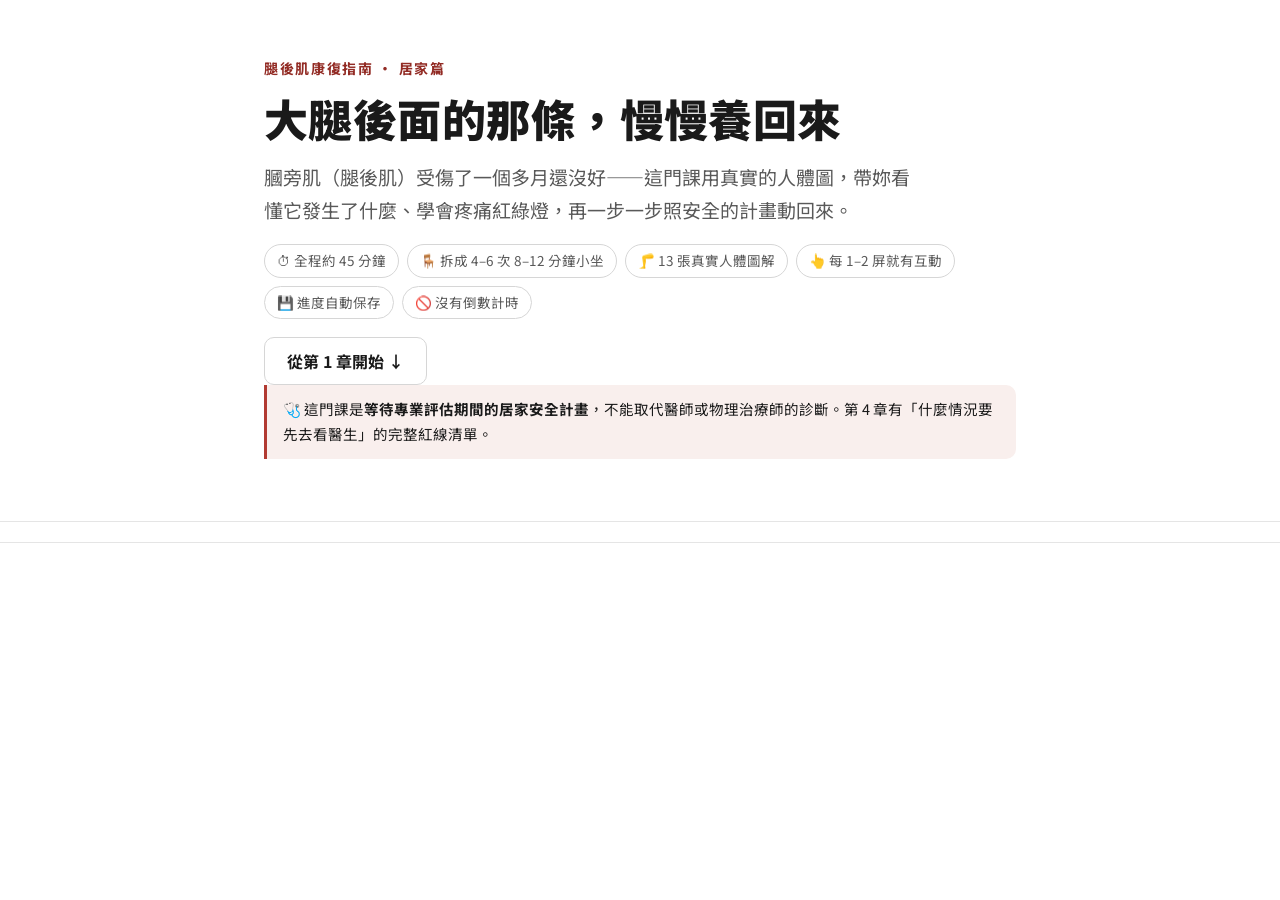
<file: _base.html>
<!DOCTYPE html>
<html lang="zh-Hant">
<head>
<meta charset="UTF-8">
<meta name="viewport" content="width=device-width, initial-scale=1.0">
<title>腿後肌康復指南｜大腿後面的那條，慢慢養回來</title>
<link rel="preconnect" href="https://fonts.googleapis.com">
<link rel="preconnect" href="https://fonts.gstatic.com" crossorigin>
<link href="https://fonts.googleapis.com/css2?family=Noto+Sans+TC:wght@400;500;700;900&display=swap" rel="stylesheet">
<link rel="stylesheet" href="styles.css">
<link rel="stylesheet" href="lab.css">
</head>
<body>
<div class="progress-top" aria-hidden="true"><div class="progress-fill" id="progressFill"></div></div>

<header class="hero">
  <div class="hero-inner">
    <p class="hero-kicker">腿後肌康復指南 · 居家篇</p>
    <h1>大腿後面的那條，慢慢養回來</h1>
    <p class="hero-model">膕旁肌（腿後肌）受傷了一個多月還沒好——這門課用真實的人體圖，帶妳看懂它發生了什麼、學會疼痛紅綠燈，再一步一步照安全的計畫動回來。</p>
    <ul class="hero-chips" aria-label="課程設計">
      <li class="chip">⏱ 全程約 45 分鐘</li>
      <li class="chip">🪑 拆成 4–6 次 8–12 分鐘小坐</li>
      <li class="chip">🦵 13 張真實人體圖解</li>
      <li class="chip">👆 每 1–2 屏就有互動</li>
      <li class="chip">💾 進度自動保存</li>
      <li class="chip">🚫 沒有倒數計時</li>
    </ul>
    <div class="hero-actions">
      <button class="btn btn-primary" id="resumeBtn" hidden>從這裡繼續 →</button>
      <button class="btn btn-ghost" id="startBtn">從第 1 章開始 ↓</button>
    </div>
    <p class="hero-safety">🩺 這門課是<b>等待專業評估期間的居家安全計畫</b>，不能取代醫師或物理治療師的診斷。第 4 章有「什麼情況要先去看醫生」的完整紅線清單。</p>
    <p class="hero-progress-label" id="heroProgressLabel" hidden></p>
  </div>
</header>

<nav class="rail" id="rail" aria-label="章節導覽">
  <div class="rail-inner" id="railInner"></div>
</nav>

<main id="content">
</file>
<file: styles.css>
/* ═══════════ 腿後肌康復指南 · design system ═══════════
   White canvas · ink #1A1A1A · one accent 赭紅 #B23A32 (text-safe #922B24)
   Neutral gray borders only. Flat surfaces: one card level, no nesting. */

:root {
  --paper: #FFFFFF;
  --ink: #1A1A1A;
  --ink-2: #595959;
  --ink-3: #767676;
  --line: #E5E5E5;
  --line-2: #D6D6D6;
  --fill: #FAFAFA;
  --accent: #B23A32;       /* graphics, large text, primary buttons, hamstring */
  --accent-ink: #922B24;   /* accent for body-size text — ~7.5:1 on white */
  --accent-soft: #F9EFED;
  --ok: #1B7F3B;
  --ok-soft: #EDF7F0;
  --warn: #8A5A00;
  --warn-soft: #FDF4E3;
  --radius: 14px;
  --content-w: 800px;
  --font-tc: "Noto Sans TC", "PingFang TC", "Microsoft JhengHei", system-ui, sans-serif;
}

* { box-sizing: border-box; }
html { scroll-behavior: smooth; }
body {
  margin: 0;
  background: var(--paper);
  color: var(--ink);
  font-family: var(--font-tc);
  font-size: 17px;
  line-height: 1.75;
  -webkit-font-smoothing: antialiased;
}

/* ── top progress bar ─────────────────────────── */
.progress-top {
  position: fixed; top: 0; left: 0; right: 0; height: 4px;
  background: transparent; z-index: 60;
}
.progress-fill {
  height: 100%; width: 0%;
  background: var(--accent);
  transition: width .5s cubic-bezier(.2,.8,.2,1);
}

/* ── hero ─────────────────────────────────────── */
.hero { border-bottom: 1px solid var(--line); background: var(--paper); }
.hero-inner {
  max-width: var(--content-w); margin: 0 auto; padding: 56px 24px 40px;
}
.hero-kicker {
  margin: 0 0 10px; color: var(--accent-ink); font-weight: 700;
  letter-spacing: .12em; font-size: 14px;
}
.hero h1 {
  margin: 0 0 14px; font-size: clamp(30px, 5vw, 44px);
  line-height: 1.25; font-weight: 900; letter-spacing: .01em;
}
.hero-model { margin: 0 0 18px; font-size: 19px; color: var(--ink-2); max-width: 34em; }
.hero-chips { list-style: none; display: flex; flex-wrap: wrap; gap: 8px; padding: 0; margin: 0 0 18px; }
.chip {
  font-size: 13.5px; color: var(--ink-2); border: 1px solid var(--line-2);
  border-radius: 999px; padding: 4px 12px; background: var(--paper);
}
.hero-safety {
  margin: 0 0 22px; padding: 12px 16px; font-size: 14.5px; line-height: 1.7;
  border-left: 3px solid var(--accent); background: var(--accent-soft);
  border-radius: 0 10px 10px 0; color: var(--ink);
}
.hero-actions { display: flex; flex-wrap: wrap; gap: 12px; }
.hero-progress-label { margin: 14px 0 0; color: var(--ink-3); font-size: 14px; }

/* ── buttons ──────────────────────────────────── */
.btn {
  font-family: inherit; font-size: 16px; font-weight: 700;
  border-radius: 10px; padding: 11px 22px; cursor: pointer;
  border: 1px solid transparent; transition: transform .12s ease, box-shadow .12s ease;
}
.btn:active { transform: translateY(1px); }
.btn-primary { background: var(--accent); color: #fff; }
.btn-primary:hover { box-shadow: 0 3px 10px rgba(178,58,50,.28); }
.btn-ghost { background: var(--paper); color: var(--ink); border-color: var(--line-2); }
.btn-ghost:hover { border-color: var(--ink-3); }

/* ── rail ─────────────────────────────────────── */
.rail { border-bottom: 1px solid var(--line); background: var(--paper); }
.rail-inner {
  max-width: var(--content-w); margin: 0 auto; padding: 10px 24px;
  display: flex; flex-wrap: wrap; gap: 6px 18px; align-items: center;
}
.rail-item {
  display: inline-flex; align-items: center; gap: 8px;
  background: none; border: none; font-family: inherit; font-size: 14px;
  color: var(--ink-2); cursor: pointer; padding: 4px 2px;
}
.rail-item .dot {
  width: 11px; height: 11px; border-radius: 50%;
  border: 2px solid var(--line-2); background: var(--paper); flex: none;
}
.rail-item.current { color: var(--ink); font-weight: 700; }
.rail-item.current .dot { border-color: var(--accent); }
.rail-item.done .dot { background: var(--accent); border-color: var(--accent); }
.rail-item .t { color: var(--ink-3); font-size: 12.5px; }

/* ── layout / modules ─────────────────────────── */
main { max-width: var(--content-w); margin: 0 auto; padding: 0 24px 80px; }
.module { padding: 44px 0 8px; border-bottom: 1px solid var(--line); }
.module:last-of-type { border-bottom: none; }
.module-head { display: flex; gap: 16px; align-items: flex-start; margin-bottom: 26px; }
.module-num {
  flex: none; width: 44px; height: 44px; border-radius: 12px;
  background: var(--accent); color: #fff; font-weight: 900; font-size: 21px;
  display: grid; place-items: center;
}
.module-title h2 { margin: 0 0 4px; font-size: clamp(22px, 3.4vw, 28px); line-height: 1.35; }
.module-sub { margin: 0; color: var(--ink-2); font-size: 15.5px; }
.time-chip {
  margin-left: auto; flex: none; font-size: 13px; color: var(--accent-ink);
  background: var(--accent-soft); border-radius: 999px; padding: 5px 12px;
  font-weight: 700; margin-top: 4px;
}
.screen { margin: 0 0 40px; }
.screen h3 { font-size: 21px; margin: 0 0 10px; }
.screen p { margin: 0 0 14px; }
.aside { color: var(--ink-2); font-size: 15.5px; border-left: 3px solid var(--line-2); padding-left: 14px; }

/* ── diagrams ─────────────────────────────────── */
.diagram {
  margin: 18px 0 20px; border: 1px solid var(--line); border-radius: var(--radius);
  background: var(--paper); overflow: hidden;
}
.diagram-head {
  display: flex; align-items: center; justify-content: space-between; gap: 10px;
  padding: 10px 16px; border-bottom: 1px solid var(--line); background: var(--fill);
}
.diagram-head figcaption { font-size: 13.5px; font-weight: 700; color: var(--ink-2); }
.btn-enlarge {
  font-family: inherit; font-size: 13px; font-weight: 700; color: var(--accent-ink);
  background: var(--paper); border: 1px solid var(--line-2); border-radius: 8px;
  padding: 4px 10px; cursor: pointer; flex: none;
}
.btn-enlarge:hover { border-color: var(--accent); }
.diagram .mermaid { padding: 18px 14px; overflow-x: auto; }
.diagram .mermaid svg { max-width: 100%; margin: 0 auto; display: block; }
.diagram .body-svg { padding: 14px 10px; overflow-x: auto; }
.diagram .body-svg svg { width: 100%; max-width: 860px; height: auto; display: block; margin: 0 auto; }

/* enlarge dialog */
dialog.enlarge-dialog {
  border: none; border-radius: 0; padding: 0; margin: 0;
  width: 100vw; max-width: none; height: 100vh; max-height: none;
  background: var(--paper); position: fixed; inset: 0;
}
.enlarge-toolbar {
  position: sticky; top: 0; z-index: 5; display: flex; gap: 8px; align-items: center;
  padding: 10px 16px; border-bottom: 1px solid var(--line); background: var(--paper);
  flex-wrap: wrap;
}
.enlarge-toolbar .title { font-size: 14px; font-weight: 700; color: var(--ink-2); margin-right: auto; }
.enlarge-toolbar button {
  font-family: inherit; font-size: 14px; font-weight: 700;
  border: 1px solid var(--line-2); background: var(--paper); color: var(--ink);
  border-radius: 8px; padding: 6px 14px; cursor: pointer;
}
.enlarge-toolbar button:hover { border-color: var(--accent); color: var(--accent-ink); }
.enlarge-stage { overflow: hidden; height: calc(100vh - 56px); touch-action: none; }
.enlarge-stage .zoom-wrap { transform-origin: 0 0; will-change: transform; padding: 20px; }
.enlarge-stage svg { max-width: none !important; }

/* ── cards: checks & micros (single level) ────── */
.card {
  border: 1.5px solid var(--line-2); border-radius: var(--radius);
  padding: 20px 22px; margin: 22px 0; background: var(--paper);
}
.card.micro { border-color: var(--line-2); }
.card.micro h4 { margin: 0 0 6px; font-size: 16px; }
.card.micro > p { margin: 0 0 12px; color: var(--ink-2); font-size: 15px; }
.card h3 { margin: 0 0 4px; font-size: 18px; }
.check-note { margin: 0 0 14px; color: var(--ink-3); font-size: 14px; }
.card.completed { border-color: var(--ok); background: var(--ok-soft); }
.micro-done {
  margin: 12px 0 0; color: var(--ok); font-weight: 700; font-size: 14.5px;
}

/* MC */
.mc-q { margin: 0 0 18px; }
.mc-q:last-of-type { margin-bottom: 4px; }
.q-text { font-weight: 700; margin: 0 0 10px; }
.opts { display: grid; gap: 8px; }
.opt {
  font-family: inherit; font-size: 15.5px; text-align: left; cursor: pointer;
  border: 1.5px solid var(--line-2); background: var(--paper); color: var(--ink);
  border-radius: 10px; padding: 11px 14px; transition: border-color .12s ease;
}
.opt:hover { border-color: var(--ink-3); }
.opt.picked-ok { border-color: var(--ok); background: var(--ok-soft); font-weight: 700; }
.opt.picked-no { border-color: var(--warn); background: var(--warn-soft); }
.opt .fb {
  display: block; margin-top: 8px; font-size: 13.5px; line-height: 1.6;
  padding-top: 8px; border-top: 1px dashed var(--line-2); font-weight: 400;
}
.opt.picked-ok .fb { color: var(--ok); }
.opt.picked-no .fb { color: var(--warn); }

/* reveal cards */
.reveal-group { display: grid; grid-template-columns: repeat(auto-fit, minmax(160px, 1fr)); gap: 10px; }
.reveal-card {
  font-family: inherit; cursor: pointer; min-height: 120px;
  border: 1.5px solid var(--line-2); border-radius: 12px; background: var(--paper);
  padding: 14px; display: flex; align-items: center; justify-content: center;
  transition: transform .15s ease;
}
.reveal-card:hover { transform: translateY(-2px); }
.reveal-card .front { font-size: 22px; font-weight: 900; text-align: center; line-height: 1.4; }
.reveal-card .back { display: none; font-size: 14px; line-height: 1.6; color: var(--ink); text-align: center; }
.reveal-card.flipped { border-color: var(--accent); background: var(--accent-soft); cursor: default; }
.reveal-card.flipped .front { display: none; }
.reveal-card.flipped .back { display: block; }

/* match pairs */
.match-cols { display: grid; grid-template-columns: 1fr 1fr; gap: 10px 18px; }
.match-col { display: grid; gap: 8px; align-content: start; }
.mchip {
  font-family: inherit; font-size: 16.5px; cursor: pointer;
  border: 1.5px solid var(--line-2); background: var(--paper); border-radius: 10px;
  padding: 10px 12px; transition: border-color .12s ease, transform .12s ease;
}
.mchip:hover { border-color: var(--ink-3); }
.mchip.active { border-color: var(--accent); background: var(--accent-soft); transform: scale(1.02); }
.mchip.locked { border-color: var(--ok); background: var(--ok-soft); color: var(--ok); font-weight: 700; cursor: default; }
.mchip.shake { animation: shake .3s ease; border-color: var(--warn); }
@keyframes shake {
  0%,100% { transform: translateX(0); }
  25% { transform: translateX(-4px); }
  75% { transform: translateX(4px); }
}

/* order tiles */
.order-tiles, .order-slots { display: flex; flex-wrap: wrap; gap: 8px; min-height: 54px; }
.order-slots {
  border: 1.5px dashed var(--line-2); border-radius: 10px; padding: 8px; margin-top: 12px;
}
.tile {
  font-family: inherit; font-size: 17px; font-weight: 700; cursor: pointer;
  border: 1.5px solid var(--line-2); background: var(--paper); border-radius: 10px;
  padding: 8px 16px; transition: all .12s ease;
}
.tile:hover { border-color: var(--accent); }
.tile.placed { background: var(--accent-soft); border-color: var(--accent); color: var(--accent-ink); }
.tile.slot { border-style: solid; }
.order-slots.ok { border-color: var(--ok); background: var(--ok-soft); }
.order-slots.no { border-color: var(--warn); }
.order-slots.no .tile { animation: shake .3s ease; }

/* short answer */
.short-card textarea {
  width: 100%; min-height: 110px; font-family: inherit; font-size: 15.5px;
  border: 1.5px solid var(--line-2); border-radius: 10px; padding: 12px 14px;
  resize: vertical; background: var(--paper); color: var(--ink);
}
.short-card textarea:focus { outline: 2px solid var(--accent); outline-offset: 1px; border-color: var(--accent); }
.save-hint { font-size: 12.5px; color: var(--ink-3); margin: 6px 0 12px; }
.model-answer {
  border: 1px solid var(--line); border-radius: 10px; background: var(--fill);
  padding: 14px 16px; margin: 12px 0; font-size: 15px; color: var(--ink-2);
}
.selfcheck-list { list-style: none; margin: 8px 0 0; padding: 0; display: grid; gap: 8px; }
.selfcheck-list label {
  display: flex; gap: 10px; align-items: flex-start; font-size: 14.5px; color: var(--ink);
  cursor: pointer;
}
.selfcheck-list input { width: 18px; height: 18px; margin-top: 3px; accent-color: var(--accent); flex: none; }
.btn.small { font-size: 14px; padding: 8px 16px; }

/* ── glossary tooltip ─────────────────────────── */
.term {
  border-bottom: 2px dotted var(--accent);
  cursor: help; color: var(--accent-ink); font-weight: 500;
}
.tooltip-popper {
  position: absolute; z-index: 70; max-width: 300px;
  background: var(--ink); color: #fff; font-size: 13.5px; line-height: 1.6;
  border-radius: 10px; padding: 10px 14px; pointer-events: none;
  box-shadow: 0 6px 20px rgba(0,0,0,.18);
}
.tooltip-popper::after {
  content: ""; position: absolute; top: -6px; left: 20px;
  border: 6px solid transparent; border-bottom-color: var(--ink); border-top: none;
}

/* ── footer ───────────────────────────────────── */
.course-footer { border-top: 1px solid var(--line); background: var(--fill); }
.footer-inner { max-width: var(--content-w); margin: 0 auto; padding: 44px 24px 60px; }
.footer-inner h2 { margin: 0 0 10px; font-size: 24px; }
.next-steps { margin: 0 0 6px; padding-left: 22px; display: grid; gap: 10px; }
.next-steps li::marker { color: var(--accent); font-weight: 900; }
.footer-actions { margin: 22px 0 0; }
.credits { margin: 26px 0 0; color: var(--ink-3); font-size: 13px; line-height: 1.8; }

/* ── celebration ──────────────────────────────── */
.celebrate { position: fixed; inset: 0; pointer-events: none; z-index: 80; overflow: hidden; }
.celebrate .confetti {
  position: absolute; top: -20px; font-size: 22px;
  animation: fall 2.6s cubic-bezier(.3,.6,.4,1) forwards;
}
@keyframes fall {
  0% { transform: translateY(-4vh) rotate(0deg); opacity: 1; }
  100% { transform: translateY(104vh) rotate(340deg); opacity: 0; }
}
.module-complete-banner {
  position: fixed; left: 50%; bottom: 34px; transform: translateX(-50%) translateY(90px);
  background: var(--ink); color: #fff; font-weight: 700; font-size: 15.5px;
  border-radius: 999px; padding: 12px 26px; z-index: 75;
  transition: transform .45s cubic-bezier(.2,.9,.3,1.2); box-shadow: 0 8px 24px rgba(0,0,0,.22);
  display: flex; align-items: center; gap: 10px; max-width: 88vw;
}
.module-complete-banner.show { transform: translateX(-50%) translateY(0); }

/* ── responsive ───────────────────────────────── */
@media (max-width: 640px) {
  body { font-size: 16px; }
  .hero-inner { padding: 40px 18px 30px; }
  .rail-inner { padding: 8px 14px; overflow-x: auto; flex-wrap: nowrap; }
  main { padding: 0 16px 60px; }
  .module-head { flex-wrap: wrap; }
  .time-chip { margin-left: 0; order: 3; }
  .card { padding: 16px; }
  .match-cols { grid-template-columns: 1fr 1fr; gap: 8px; }
  .mchip { font-size: 14.5px; padding: 9px 8px; }
  .reveal-card { min-height: 104px; }
  .reveal-card .front { font-size: 19px; }
  .diagram .body-svg svg { min-width: 560px; }
}
</file>
<file: lab.css>
/* ═══════════ lab.css — inline lab cards ═══════════ */

.lab-card {
  border: 2px solid var(--ink); border-radius: var(--radius);
  margin: 34px 0 14px; background: var(--paper); overflow: hidden;
}
.lab-card.done { border-color: var(--ok); }
.lab-head {
  display: flex; align-items: center; gap: 12px; flex-wrap: wrap;
  padding: 16px 22px; border-bottom: 1px solid var(--line); background: var(--fill);
}
.lab-head .lab-icon {
  flex: none; width: 40px; height: 40px; border-radius: 10px;
  background: var(--ink); color: #fff; display: grid; place-items: center;
  font-size: 19px;
}
.lab-head h3 { margin: 0; font-size: 19px; }
.lab-head .lab-est { margin-left: auto; font-size: 12.5px; font-weight: 700; color: var(--accent-ink); background: var(--accent-soft); border-radius: 999px; padding: 4px 10px; flex: none; }
.lab-body { padding: 20px 22px 24px; }
.lab-mission { margin: 0 0 6px; }
.lab-rule { color: var(--ink-3); font-size: 13.5px; margin: 0 0 14px; }

.lab-round { border-top: 1px dashed var(--line-2); padding: 18px 0 6px; margin-top: 14px; }
.lab-round:first-of-type { border-top: none; padding-top: 4px; }
.lab-round[data-locked='1'] { opacity: .45; }
.lab-round-tag { font-size: 13px; font-weight: 900; color: var(--accent-ink); letter-spacing: .06em; margin: 0 0 8px; }
.lab-round.passed .lab-round-tag { color: var(--ok); }
.lab-round p.rp { margin: 0 0 12px; font-weight: 500; }
.lab-round p.scenario-score { margin: -6px 0 12px; font-size: 14.5px; font-weight: 700; color: var(--accent-ink); }

/* choice buttons (scenario / plan decisions) */
.lab-choices { display: grid; gap: 8px; }
.lab-choices button.choice {
  font-family: inherit; font-size: 15.5px; text-align: left; cursor: pointer;
  border: 1.5px solid var(--line-2); background: var(--paper); border-radius: 10px;
  padding: 11px 14px; transition: border-color .12s ease;
}
.lab-choices button.choice:hover { border-color: var(--ink-3); }
.lab-choices button.choice .cn {
  display: inline-block; width: 22px; font-weight: 900; color: var(--ink-3);
}
.lab-choices button.choice.wrong { border-color: var(--warn); background: var(--warn-soft); }
.lab-choices button.choice.wrong .why {
  display: block; margin-top: 8px; font-size: 13.5px; color: var(--warn);
  line-height: 1.6; padding-top: 8px; border-top: 1px dashed var(--line-2);
}
.lab-choices button.choice.right { border-color: var(--ok); background: var(--ok-soft); font-weight: 700; }
.lab-choices button.choice.right .why {
  display: block; margin-top: 8px; font-size: 13.5px; color: var(--ok);
  line-height: 1.6; padding-top: 8px; border-top: 1px dashed var(--ok);
}

.lab-reveal {
  margin-top: 12px; border-left: 3px solid var(--ok); background: var(--ok-soft);
  border-radius: 0 10px 10px 0; padding: 10px 14px; font-size: 14.5px;
}
.lab-reveal .rr { color: var(--ok); font-weight: 700; }
.lab-reveal .rn { display: block; color: var(--ink-2); font-size: 13.5px; margin-top: 4px; }

.lab-hints { margin-top: 18px; }
.lab-hints ul { margin: 10px 0 0; padding-left: 0; list-style: none; display: grid; gap: 6px; }
.lab-hints li {
  font-size: 14px; color: var(--ink-2); background: var(--fill);
  border: 1px solid var(--line); border-radius: 8px; padding: 8px 12px;
}
.lab-hints li::before { content: '💡 '; }
.lab-summary { margin-top: 16px; }
.lab-summary h4 { margin: 0 0 6px; }
.lab-summary ol { margin: 8px 0 0; padding-left: 22px; display: grid; gap: 8px; font-size: 15px; }
.lab-summary ol li::marker { color: var(--ok); font-weight: 900; }
.lab-summary .plan-note {
  margin: 10px 0 0; font-size: 13.5px; color: var(--ink-3);
}
.lab-done-note { color: var(--ok); font-weight: 900; font-size: 16px; }

@media (max-width: 640px) {
  .lab-head { padding: 14px 16px; }
  .lab-head .lab-est { margin-left: 0; }
  .lab-body { padding: 16px; }
}
</file>
